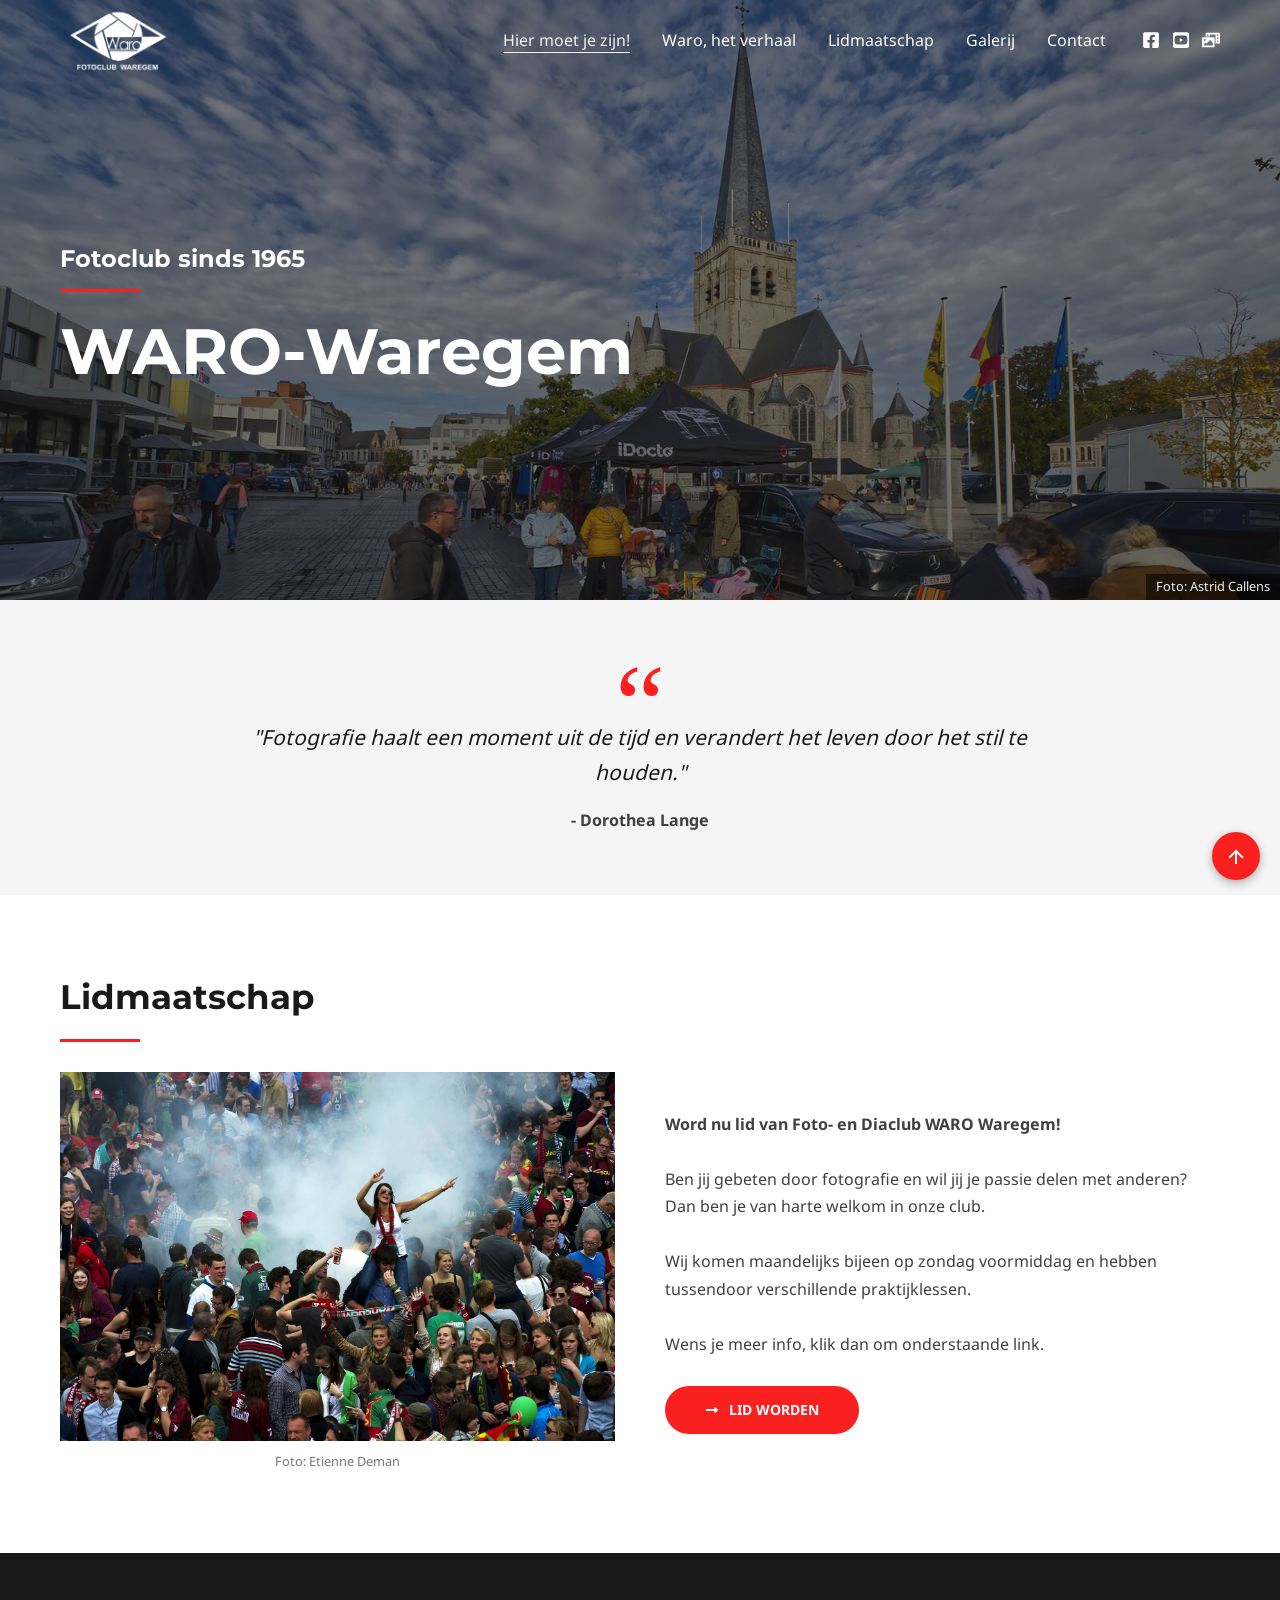
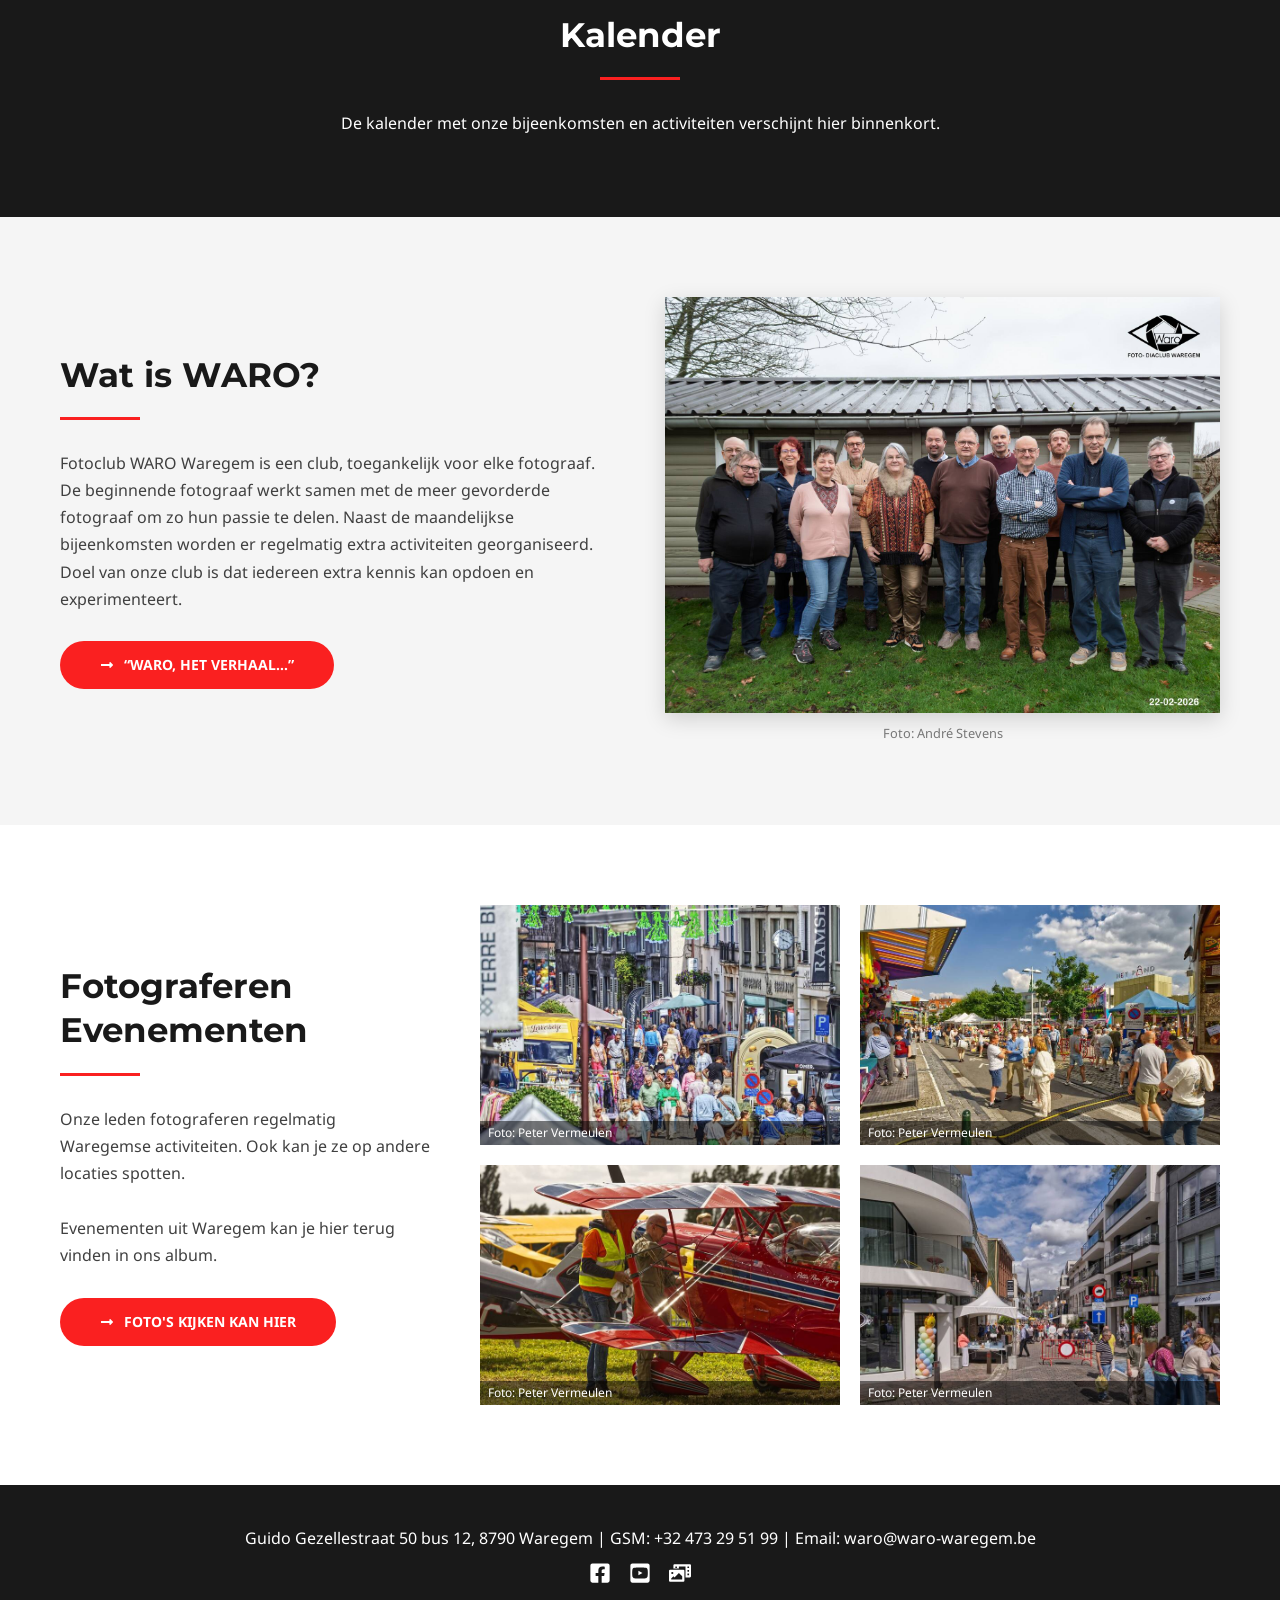
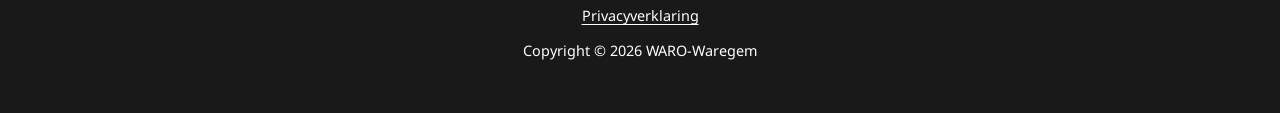
<file: index.html>
<!DOCTYPE html>
<html lang="nl">
<head>
  <meta charset="utf-8">
  <meta name="viewport" content="width=device-width, initial-scale=1">
  <title>WARO-Waregem – Fotoclub in Waregem</title>
  <meta name="description" content="Foto- en Diaclub WARO-Waregem: fotoclub sinds 1965, toegankelijk voor elke fotograaf.">
  <link rel="icon" href="images/cropped-FaviconWaroWaregem.png" type="image/png">
  <link rel="stylesheet" href="css/style.css">
  <script src="js/main.js" defer></script>
</head>
<body id="boven">

  <header class="site-header">
    <div class="container header-inner">
      <a href="index.html" class="logo">
        <img src="images/LogoWaroWaregem_White.png" alt="WARO Fotoclub Waregem" width="500" height="333">
      </a>
      <input type="checkbox" id="menu-toggle" class="menu-toggle">
      <label for="menu-toggle" class="menu-button" aria-label="Menu openen of sluiten">
        <span></span><span></span><span></span>
      </label>
      <div class="header-menu">
        <nav class="main-nav" aria-label="Hoofdmenu">
          <ul>
            <li><a href="index.html" aria-current="page">Hier moet je zijn!</a></li>
            <li><a href="verhaal.html">Waro, het verhaal</a></li>
            <li><a href="lidmaatschap.html">Lidmaatschap</a></li>
            <li><a href="galerij.html">Galerij</a></li>
            <li><a href="contact.html">Contact</a></li>
          </ul>
        </nav>
        <ul class="social social-header">
          <li><a href="https://www.facebook.com/warowaregem" target="_blank" rel="noopener" aria-label="Facebook">
            <svg viewBox="0 0 448 512" aria-hidden="true"><path d="M400 32H48A48 48 0 0 0 0 80v352a48 48 0 0 0 48 48h137.25V327.69h-63V256h63v-54.64c0-62.15 37-96.48 93.67-96.48 27.14 0 55.52 4.84 55.52 4.84v61h-31.27c-30.81 0-40.42 19.12-40.42 38.73V256h68.78l-11 71.69h-57.78V480H400a48 48 0 0 0 48-48V80a48 48 0 0 0-48-48z"/></svg></a></li>
          <li><a href="https://www.youtube.com/@warowaregem7345" target="_blank" rel="noopener" aria-label="YouTube">
            <svg viewBox="0 0 448 512" aria-hidden="true"><path d="M186.8 202.1l95.2 54.1-95.2 54.1V202.1zM448 80v352c0 26.5-21.5 48-48 48H48c-26.5 0-48-21.5-48-48V80c0-26.5 21.5-48 48-48h352c26.5 0 48 21.5 48 48zm-42 176.3s0-59.6-7.6-88.2c-4.2-15.8-16.5-28.2-32.2-32.4C337.9 128 224 128 224 128s-113.9 0-142.2 7.7c-15.7 4.2-28 16.6-32.2 32.4-7.6 28.5-7.6 88.2-7.6 88.2s0 59.6 7.6 88.2c4.2 15.8 16.5 27.7 32.2 31.9C110.1 384 224 384 224 384s113.9 0 142.2-7.7c15.7-4.2 28-16.1 32.2-31.9 7.6-28.5 7.6-88.1 7.6-88.1z"/></svg></a></li>
          <li><a href="https://waro-waregem.jalbum.net" target="_blank" rel="noopener" aria-label="Fotoalbums op jAlbum">
            <svg viewBox="0 0 640 512" aria-hidden="true"><path d="M608 0H160a32 32 0 0 0-32 32v96h160V64h192v320h128a32 32 0 0 0 32-32V32a32 32 0 0 0-32-32zM232 103a9 9 0 0 1-9 9h-30a9 9 0 0 1-9-9V73a9 9 0 0 1 9-9h30a9 9 0 0 1 9 9zm352 208a9 9 0 0 1-9 9h-30a9 9 0 0 1-9-9v-30a9 9 0 0 1 9-9h30a9 9 0 0 1 9 9zm0-104a9 9 0 0 1-9 9h-30a9 9 0 0 1-9-9v-30a9 9 0 0 1 9-9h30a9 9 0 0 1 9 9zm0-104a9 9 0 0 1-9 9h-30a9 9 0 0 1-9-9V73a9 9 0 0 1 9-9h30a9 9 0 0 1 9 9zm-168 57H32a32 32 0 0 0-32 32v288a32 32 0 0 0 32 32h384a32 32 0 0 0 32-32V192a32 32 0 0 0-32-32zM96 224a32 32 0 1 1-32 32 32 32 0 0 1 32-32zm288 224H64v-32l64-64 32 32 128-128 96 96z"/></svg></a></li>
        </ul>
      </div>
    </div>
  </header>

  <main>

    <section class="hero">
      <img class="hero-img" src="images/MarktWaregem.jpg" alt="" width="1600" height="873" fetchpriority="high">
      <div class="container hero-text">
        <h3>Fotoclub sinds 1965</h3>
        <span class="divider"></span>
        <h1>WARO-Waregem</h1>
      </div>
      <p class="hero-credit">Foto: Astrid Callens</p>
    </section>

    <section class="quote">
      <div class="container">
        <span class="quote-mark" aria-hidden="true">“</span>
        <blockquote>
          <p>"Fotografie haalt een moment uit de tijd en verandert het leven door het stil te houden."</p>
          <footer>- Dorothea Lange</footer>
        </blockquote>
      </div>
    </section>

    <section class="block">
      <div class="container">
        <h2>Lidmaatschap</h2>
        <span class="divider"></span>
        <div class="split">
          <figure>
            <img src="images/Essevee_2015_EtienneDeman.jpg" alt="Supporters vieren feest in het stadion van Essevee"
                 width="1600" height="1065" loading="lazy">
            <figcaption class="credit">Foto: Etienne Deman</figcaption>
          </figure>
          <div>
            <p><strong>Word nu lid van Foto- en Diaclub WARO Waregem!</strong></p>
            <p>Ben jij gebeten door fotografie en wil jij je passie delen met anderen? Dan ben je van harte welkom in onze club.</p>
            <p>Wij komen maandelijks bijeen op zondag voormiddag en hebben tussendoor verschillende praktijklessen.</p>
            <p>Wens je meer info, klik dan om onderstaande link.</p>
            <a class="button" href="lidmaatschap.html">Lid worden</a>
          </div>
        </div>
      </div>
    </section>

    <section class="block block-dark kalender">
      <div class="container">
        <h2>Kalender</h2>
        <span class="divider"></span>
        <p>De kalender met onze bijeenkomsten en activiteiten verschijnt hier binnenkort.</p>
        <!-- KALENDER: vervang de zin hierboven en zet de link naar de openbare Google-kalender in href.
        <p>Bekijk onze bijeenkomsten en activiteiten in de kalender.</p>
        <a class="button" href="PLAK-HIER-DE-LINK-NAAR-DE-GOOGLE-KALENDER" target="_blank" rel="noopener">Bekijk de kalender</a>
        -->
      </div>
    </section>

    <section class="block block-grey">
      <div class="container split">
        <div>
          <h2>Wat is WARO?</h2>
          <span class="divider"></span>
          <p>Fotoclub WARO Waregem is een club, toegankelijk voor elke fotograaf. De beginnende fotograaf werkt samen met de meer gevorderde fotograaf om zo hun passie te delen. Naast de maandelijkse bijeenkomsten worden er regelmatig extra activiteiten georganiseerd. Doel van onze club is dat iedereen extra kennis kan opdoen en experimenteert.</p>
          <a class="button" href="verhaal.html">“WARO, het verhaal…”</a>
        </div>
        <figure class="groepsfoto">
          <a class="lightbox" href="images/groepsfoto.jpg"><img src="images/groepsfoto.jpg" alt="Groepsfoto van de leden van WARO-Waregem" width="1600" height="1200" loading="lazy"></a>
          <figcaption class="credit">Foto: André Stevens</figcaption>
        </figure>
      </div>
    </section>

    <section class="block">
      <div class="container events">
        <div>
          <h2>Fotograferen Evenementen</h2>
          <span class="divider"></span>
          <p>Onze leden fotograferen regelmatig Waregemse activiteiten. Ook kan je ze op andere locaties spotten.</p>
          <p>Evenementen uit Waregem kan je hier terug vinden in ons album.</p>
          <a class="button" href="https://waro-waregem.jalbum.net" target="_blank" rel="noopener">Foto's kijken kan hier</a>
        </div>
        <div class="photo-grid cols-2" data-gallery>
          <figure>
            <a class="lightbox" href="images/20240622_Zomershopping_Peter-Vermeulen_WARO-Waregem_19.jpg"><img src="images/klein/20240622_Zomershopping_Peter-Vermeulen_WARO-Waregem_19.jpg" alt="Drukte tijdens Zomershopping in Waregem" width="800" height="534" loading="lazy"></a>
            <figcaption>Foto: Peter Vermeulen</figcaption>
          </figure>
          <figure>
            <a class="lightbox" href="images/20240622_Zomershopping_Peter-Vermeulen_WARO-Waregem_05.jpg"><img src="images/klein/20240622_Zomershopping_Peter-Vermeulen_WARO-Waregem_05.jpg" alt="Wandelende mensen tijdens Zomershopping in Waregem" width="800" height="533" loading="lazy"></a>
            <figcaption>Foto: Peter Vermeulen</figcaption>
          </figure>
          <figure>
            <a class="lightbox" href="images/vliegtuig_PeterVermeulen.jpg"><img src="images/klein/vliegtuig_PeterVermeulen.jpg" alt="Rode dubbeldekker op een vliegshow" width="800" height="534" loading="lazy"></a>
            <figcaption>Foto: Peter Vermeulen</figcaption>
          </figure>
          <figure>
            <a class="lightbox" href="images/20240622_Zomershopping_Peter-Vermeulen_WARO-Waregem_14.jpg"><img src="images/klein/20240622_Zomershopping_Peter-Vermeulen_WARO-Waregem_14.jpg" alt="Kraampjes in een winkelstraat tijdens Zomershopping" width="800" height="534" loading="lazy"></a>
            <figcaption>Foto: Peter Vermeulen</figcaption>
          </figure>
        </div>
      </div>
    </section>

  </main>

  <footer class="site-footer">
    <div class="container">
      <p>Guido Gezellestraat 50 bus 12, 8790 Waregem | GSM: <a href="tel:+32473295199">+32 473 29 51 99</a> | Email: <a class="mail" data-user="waro" data-domain="waro-waregem.be">waro [at] waro-waregem.be</a></p>
      <ul class="social social-footer">
        <li><a href="https://www.facebook.com/warowaregem" target="_blank" rel="noopener" aria-label="Facebook">
          <svg viewBox="0 0 448 512" aria-hidden="true"><path d="M400 32H48A48 48 0 0 0 0 80v352a48 48 0 0 0 48 48h137.25V327.69h-63V256h63v-54.64c0-62.15 37-96.48 93.67-96.48 27.14 0 55.52 4.84 55.52 4.84v61h-31.27c-30.81 0-40.42 19.12-40.42 38.73V256h68.78l-11 71.69h-57.78V480H400a48 48 0 0 0 48-48V80a48 48 0 0 0-48-48z"/></svg></a></li>
        <li><a href="https://www.youtube.com/@warowaregem7345" target="_blank" rel="noopener" aria-label="YouTube">
          <svg viewBox="0 0 448 512" aria-hidden="true"><path d="M186.8 202.1l95.2 54.1-95.2 54.1V202.1zM448 80v352c0 26.5-21.5 48-48 48H48c-26.5 0-48-21.5-48-48V80c0-26.5 21.5-48 48-48h352c26.5 0 48 21.5 48 48zm-42 176.3s0-59.6-7.6-88.2c-4.2-15.8-16.5-28.2-32.2-32.4C337.9 128 224 128 224 128s-113.9 0-142.2 7.7c-15.7 4.2-28 16.6-32.2 32.4-7.6 28.5-7.6 88.2-7.6 88.2s0 59.6 7.6 88.2c4.2 15.8 16.5 27.7 32.2 31.9C110.1 384 224 384 224 384s113.9 0 142.2-7.7c15.7-4.2 28-16.1 32.2-31.9 7.6-28.5 7.6-88.1 7.6-88.1z"/></svg></a></li>
        <li><a href="https://waro-waregem.jalbum.net" target="_blank" rel="noopener" aria-label="Fotoalbums op jAlbum">
          <svg viewBox="0 0 640 512" aria-hidden="true"><path d="M608 0H160a32 32 0 0 0-32 32v96h160V64h192v320h128a32 32 0 0 0 32-32V32a32 32 0 0 0-32-32zM232 103a9 9 0 0 1-9 9h-30a9 9 0 0 1-9-9V73a9 9 0 0 1 9-9h30a9 9 0 0 1 9 9zm352 208a9 9 0 0 1-9 9h-30a9 9 0 0 1-9-9v-30a9 9 0 0 1 9-9h30a9 9 0 0 1 9 9zm0-104a9 9 0 0 1-9 9h-30a9 9 0 0 1-9-9v-30a9 9 0 0 1 9-9h30a9 9 0 0 1 9 9zm0-104a9 9 0 0 1-9 9h-30a9 9 0 0 1-9-9V73a9 9 0 0 1 9-9h30a9 9 0 0 1 9 9zm-168 57H32a32 32 0 0 0-32 32v288a32 32 0 0 0 32 32h384a32 32 0 0 0 32-32V192a32 32 0 0 0-32-32zM96 224a32 32 0 1 1-32 32 32 32 0 0 1 32-32zm288 224H64v-32l64-64 32 32 128-128 96 96z"/></svg></a></li>
      </ul>
      <p class="footer-links"><a href="privacy.html">Privacyverklaring</a></p>
      <p class="copyright">Copyright © 2026 WARO-Waregem</p>
    </div>
  </footer>

  <a href="#boven" class="naar-boven" aria-label="Naar boven">
    <svg viewBox="0 0 24 24" aria-hidden="true"><path d="M12 5.5 4.5 13l1.4 1.4 5.1-5.1V20h2V9.3l5.1 5.1 1.4-1.4z"/></svg>
  </a>

</body>
</html>
</file>
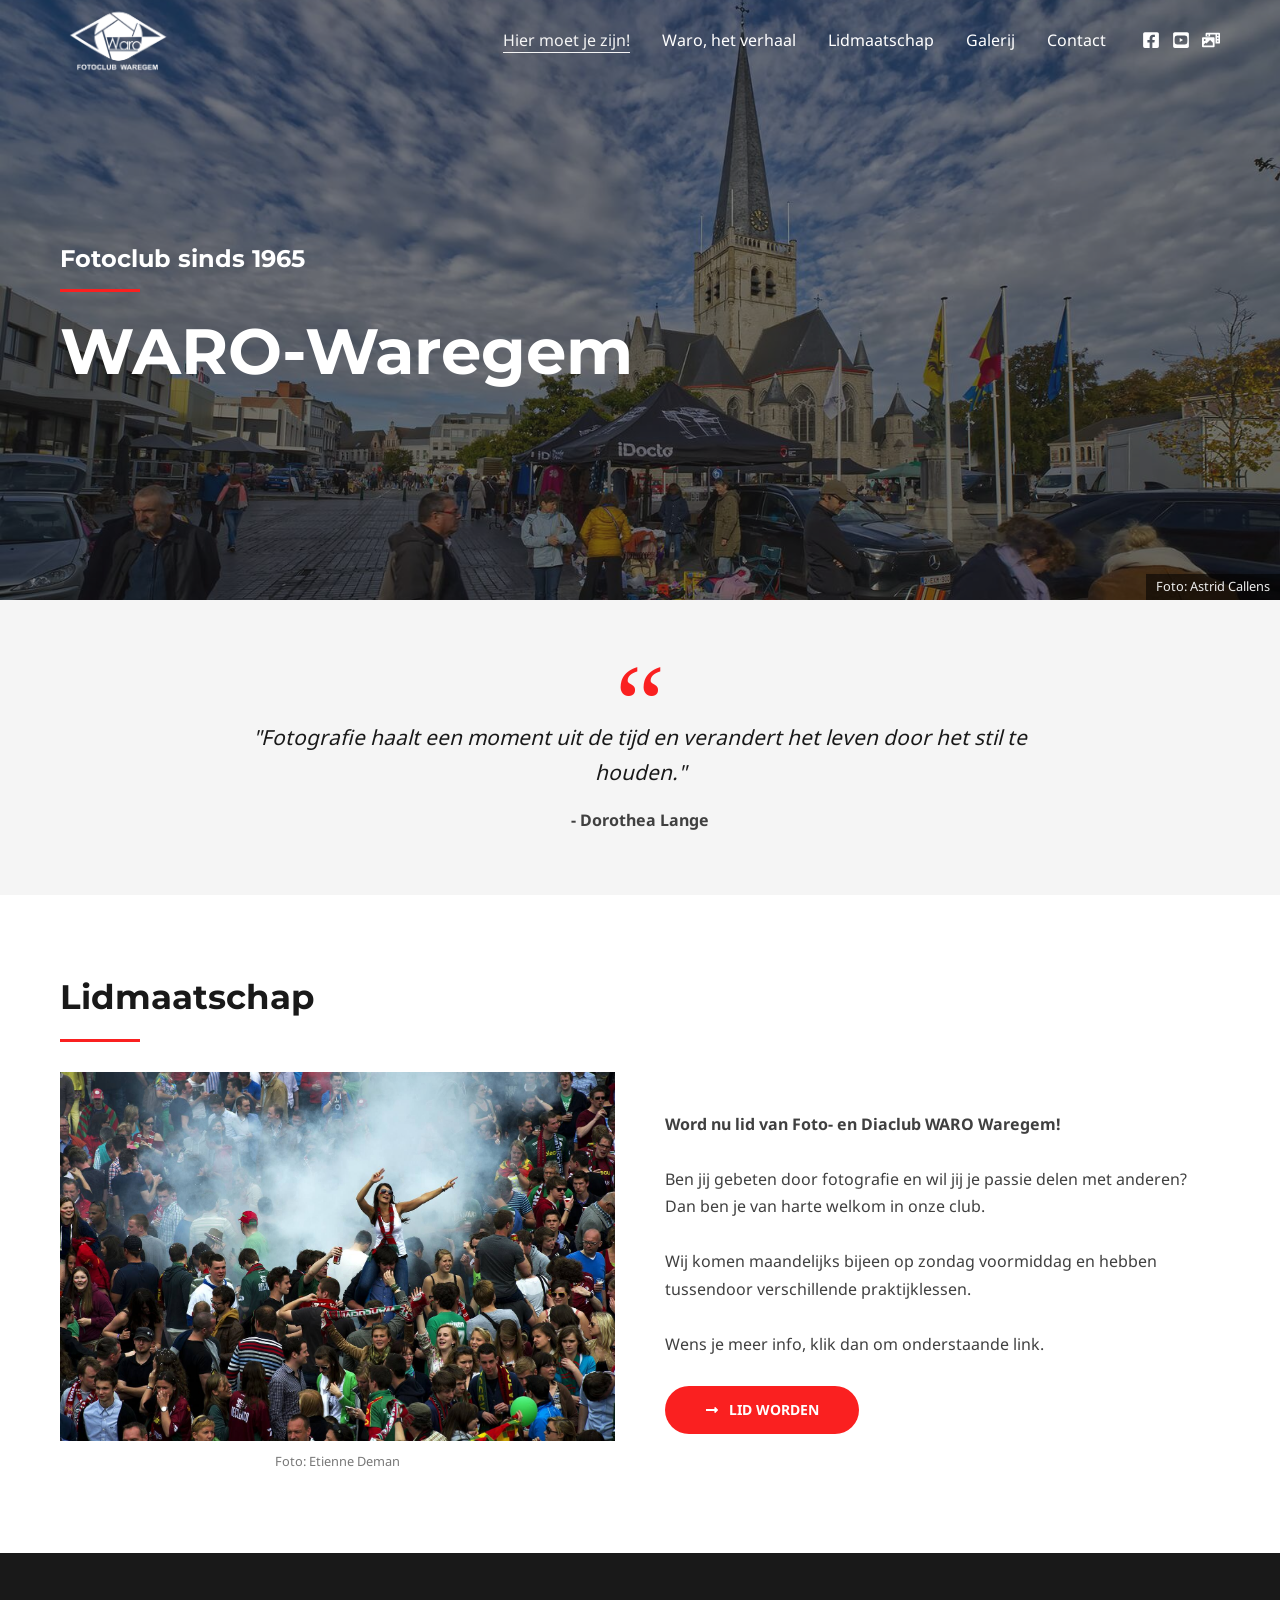
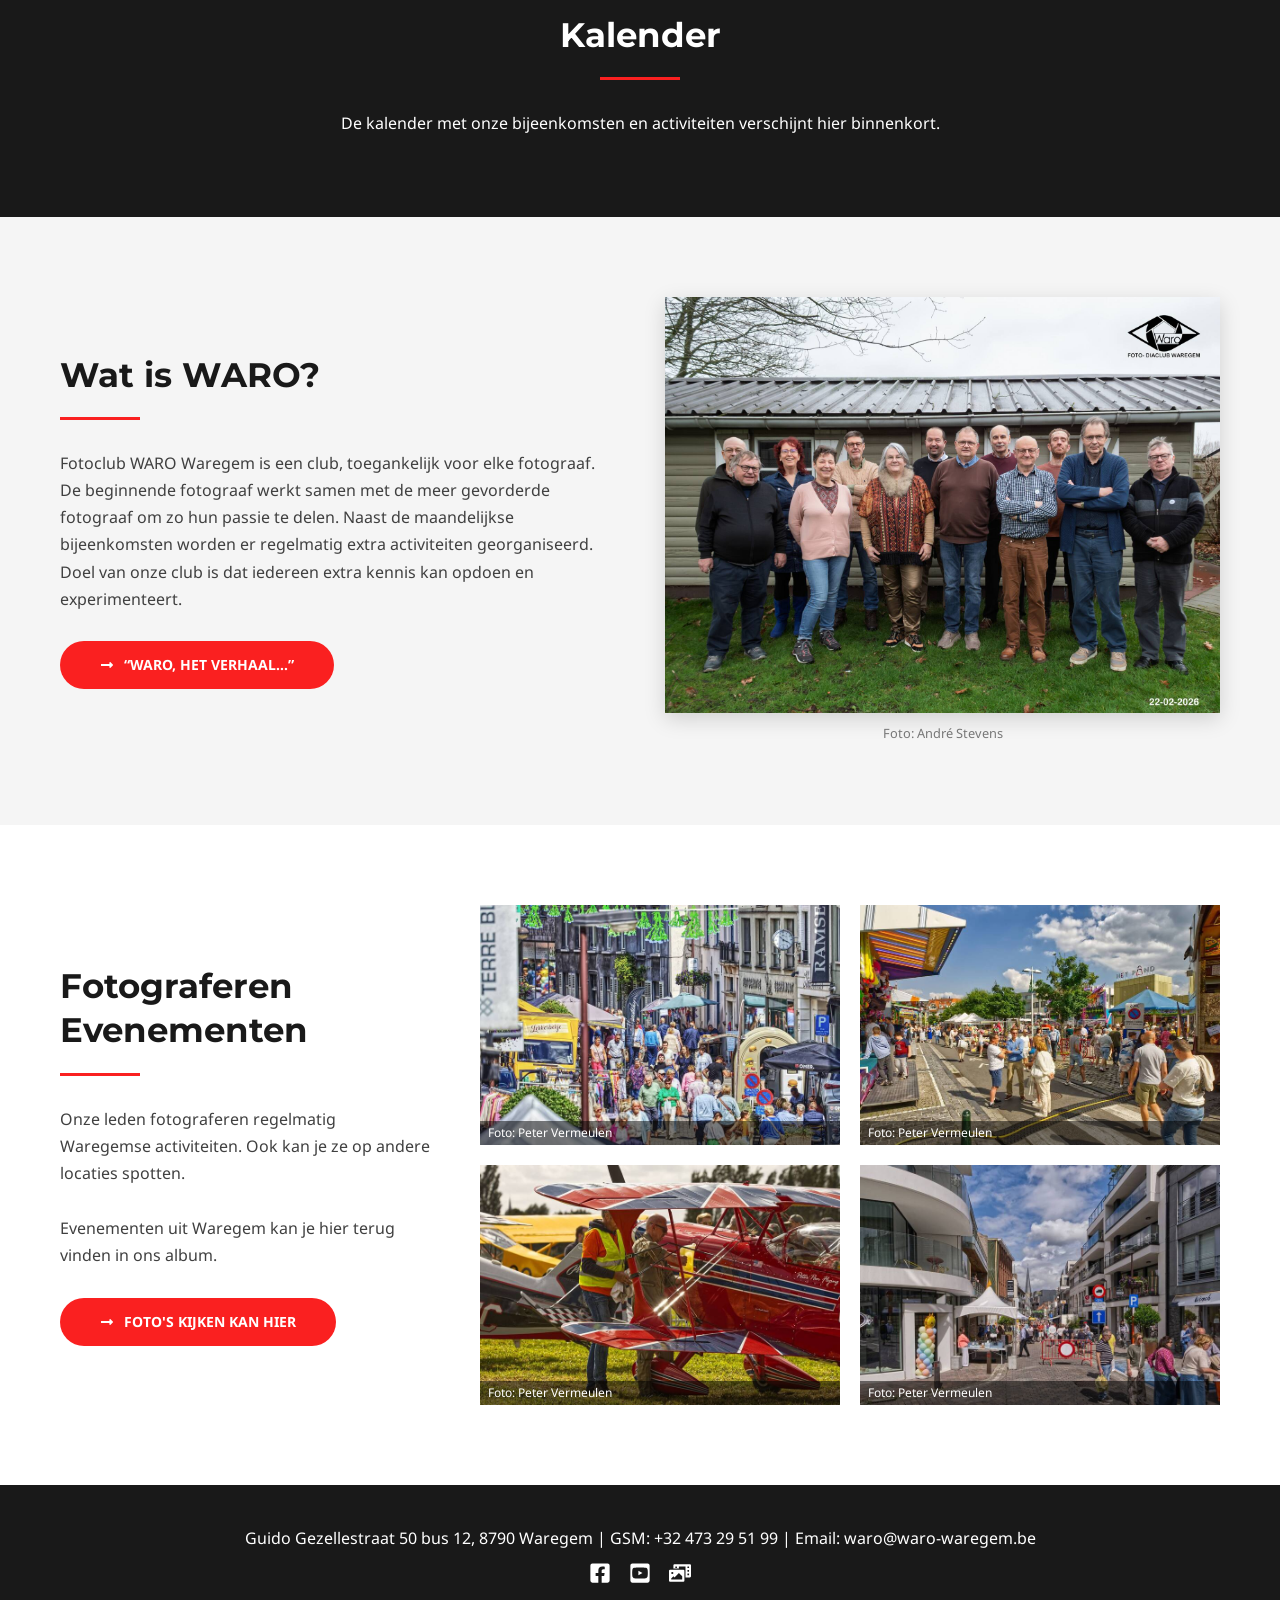
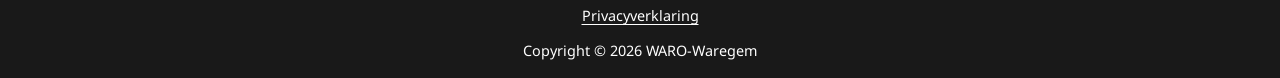
<file: bericht-bedankje/index.html>
<!DOCTYPE html>
<html lang="nl">
<head>
  <meta charset="utf-8">
  <meta name="viewport" content="width=device-width, initial-scale=1">
  <title>Pagina verhuisd – WARO-Waregem</title>
  <meta name="robots" content="noindex">
  <link rel="canonical" href="https://www.waro-waregem.be/">
  <!-- Doorverwijzing van het oude WordPress-adres /bericht-bedankje/ naar de nieuwe pagina. -->
  <meta http-equiv="refresh" content="0; url=../index.html">
</head>
<body>
  <p>Deze pagina is verhuisd naar <a href="../index.html">de startpagina</a>.</p>
</body>
</html>
</file>
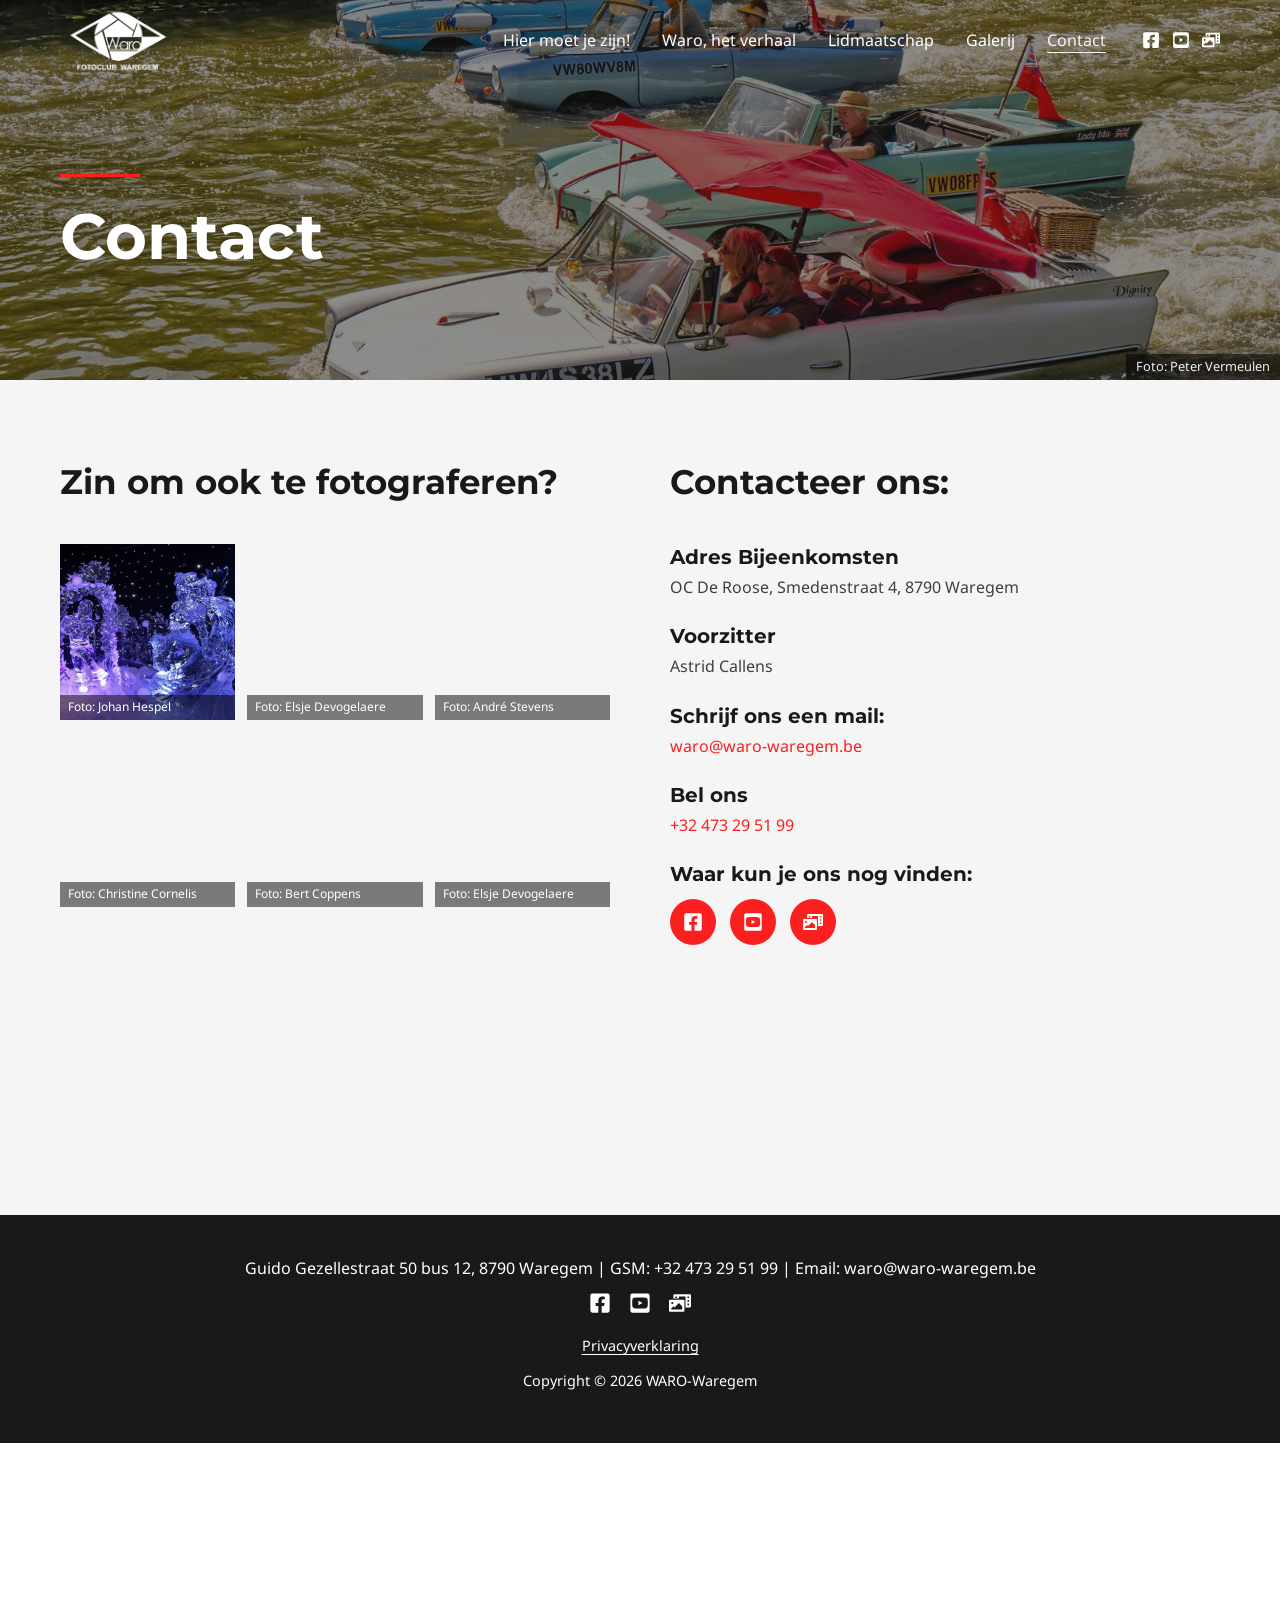
<file: contact/index.html>
<!DOCTYPE html>
<html lang="nl">
<head>
  <meta charset="utf-8">
  <meta name="viewport" content="width=device-width, initial-scale=1">
  <title>Pagina verhuisd – WARO-Waregem</title>
  <meta name="robots" content="noindex">
  <link rel="canonical" href="https://www.waro-waregem.be/contact.html">
  <!-- Doorverwijzing van het oude WordPress-adres /contact/ naar de nieuwe pagina. -->
  <meta http-equiv="refresh" content="0; url=../contact.html">
</head>
<body>
  <p>Deze pagina is verhuisd naar <a href="../contact.html">Contact</a>.</p>
</body>
</html>
</file>
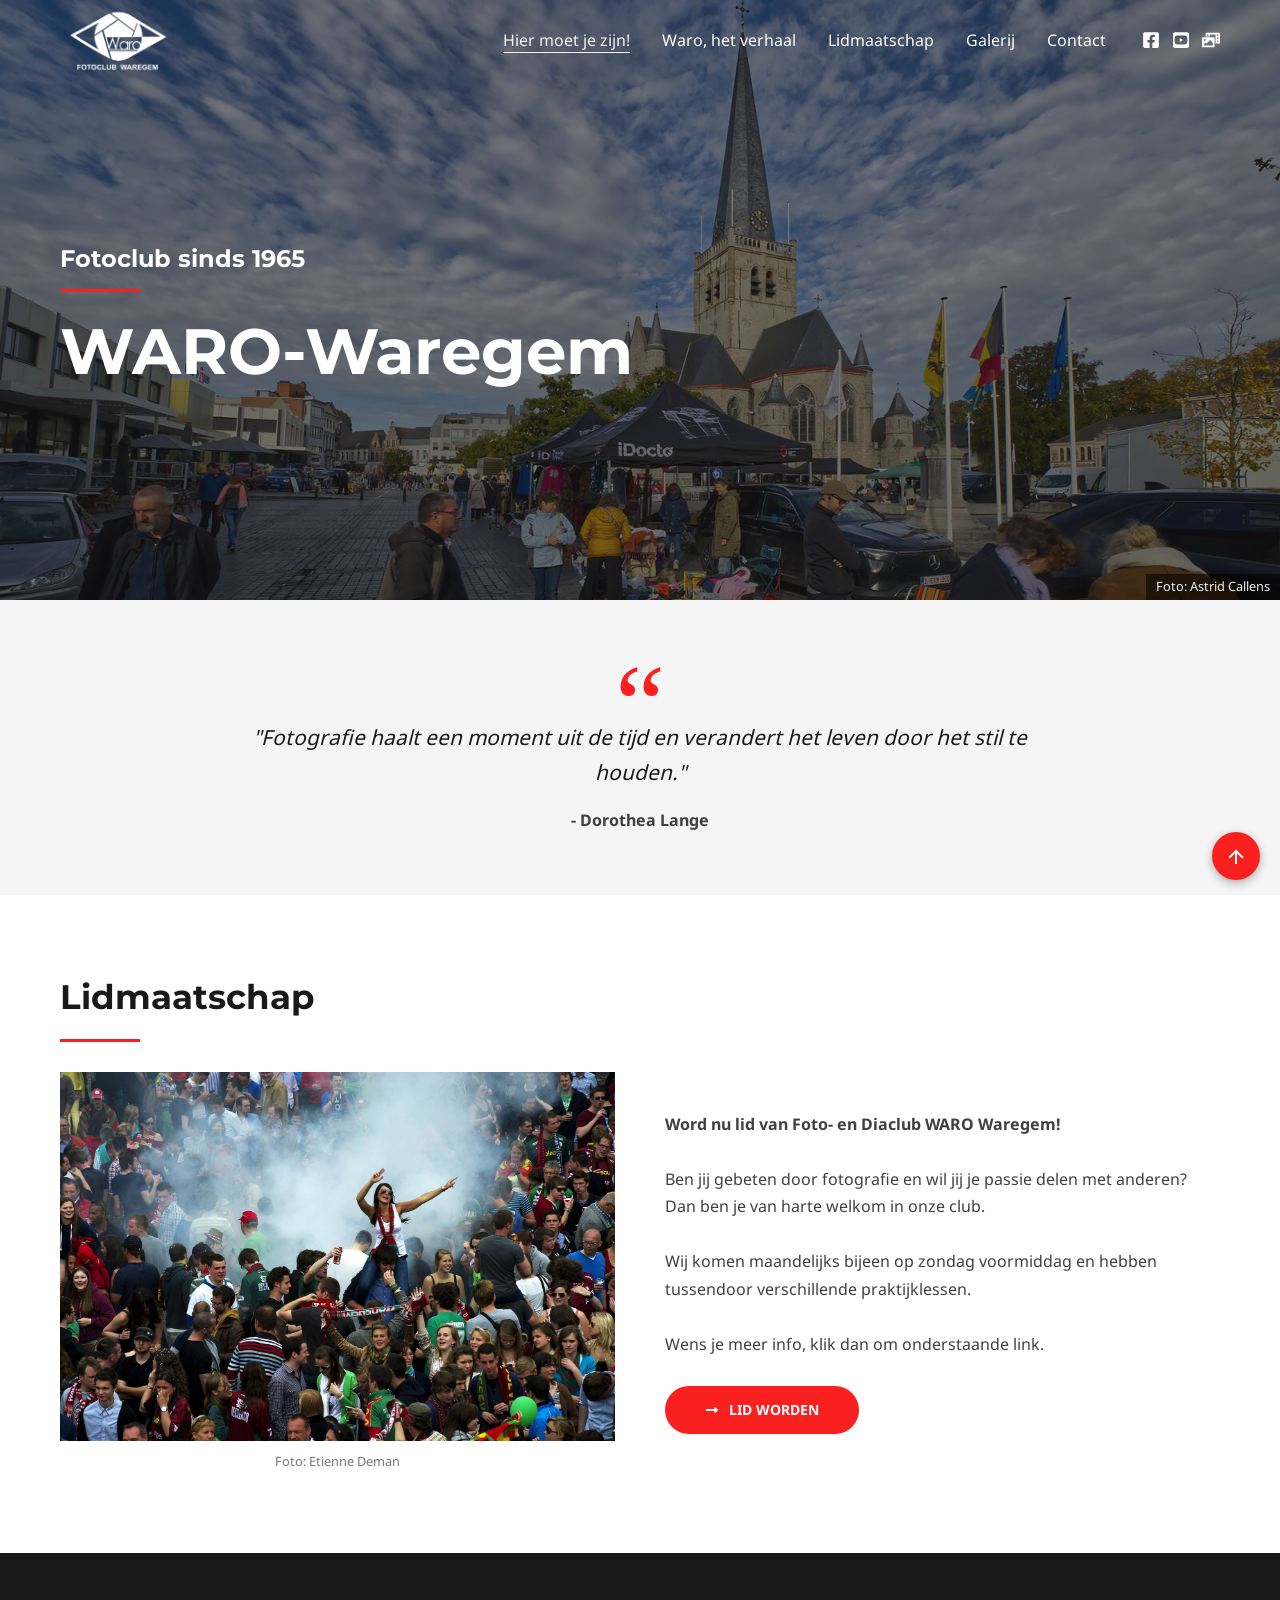
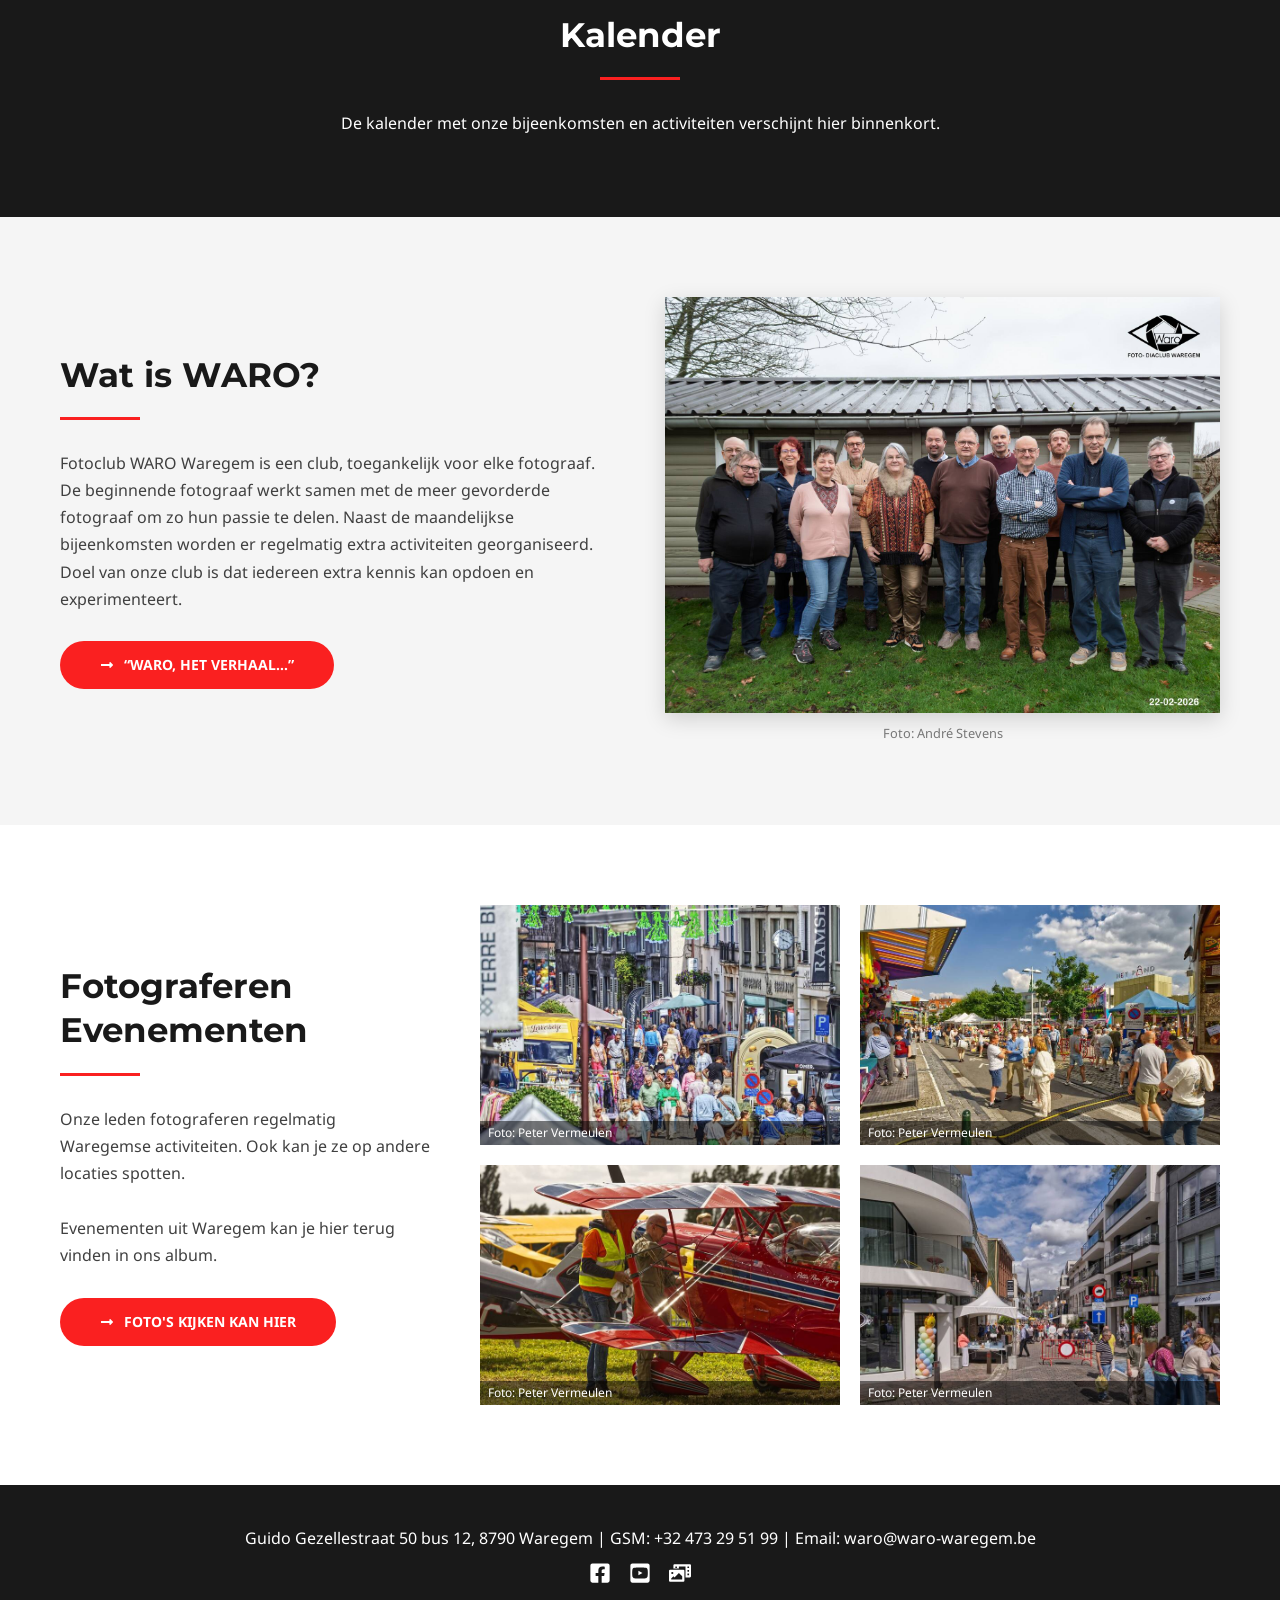
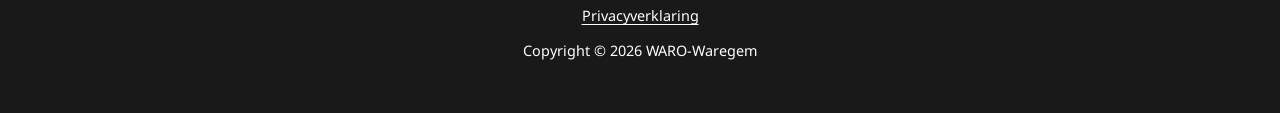
<file: home-2/index.html>
<!DOCTYPE html>
<html lang="nl">
<head>
  <meta charset="utf-8">
  <meta name="viewport" content="width=device-width, initial-scale=1">
  <title>Pagina verhuisd – WARO-Waregem</title>
  <meta name="robots" content="noindex">
  <link rel="canonical" href="https://www.waro-waregem.be/">
  <!-- Doorverwijzing van het oude WordPress-adres /home-2/ naar de nieuwe pagina. -->
  <meta http-equiv="refresh" content="0; url=../index.html">
</head>
<body>
  <p>Deze pagina is verhuisd naar <a href="../index.html">de startpagina</a>.</p>
</body>
</html>
</file>
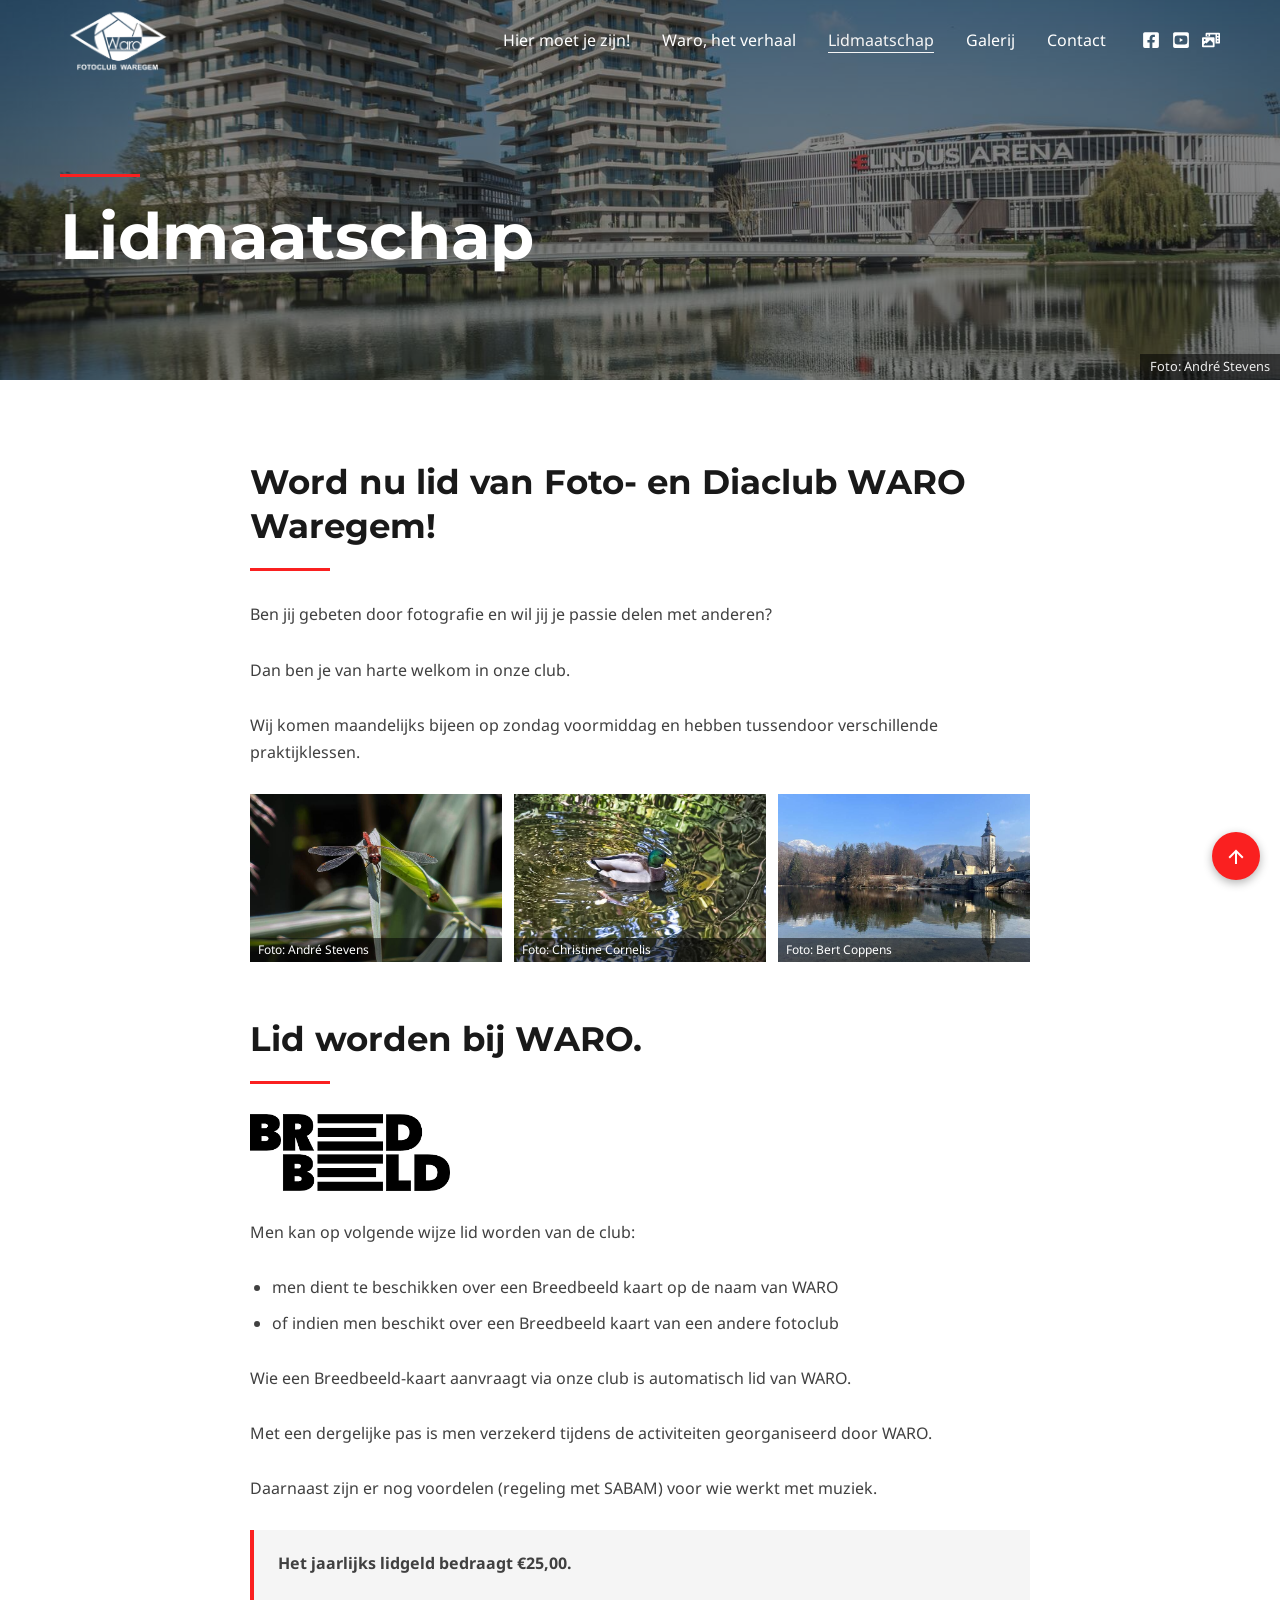
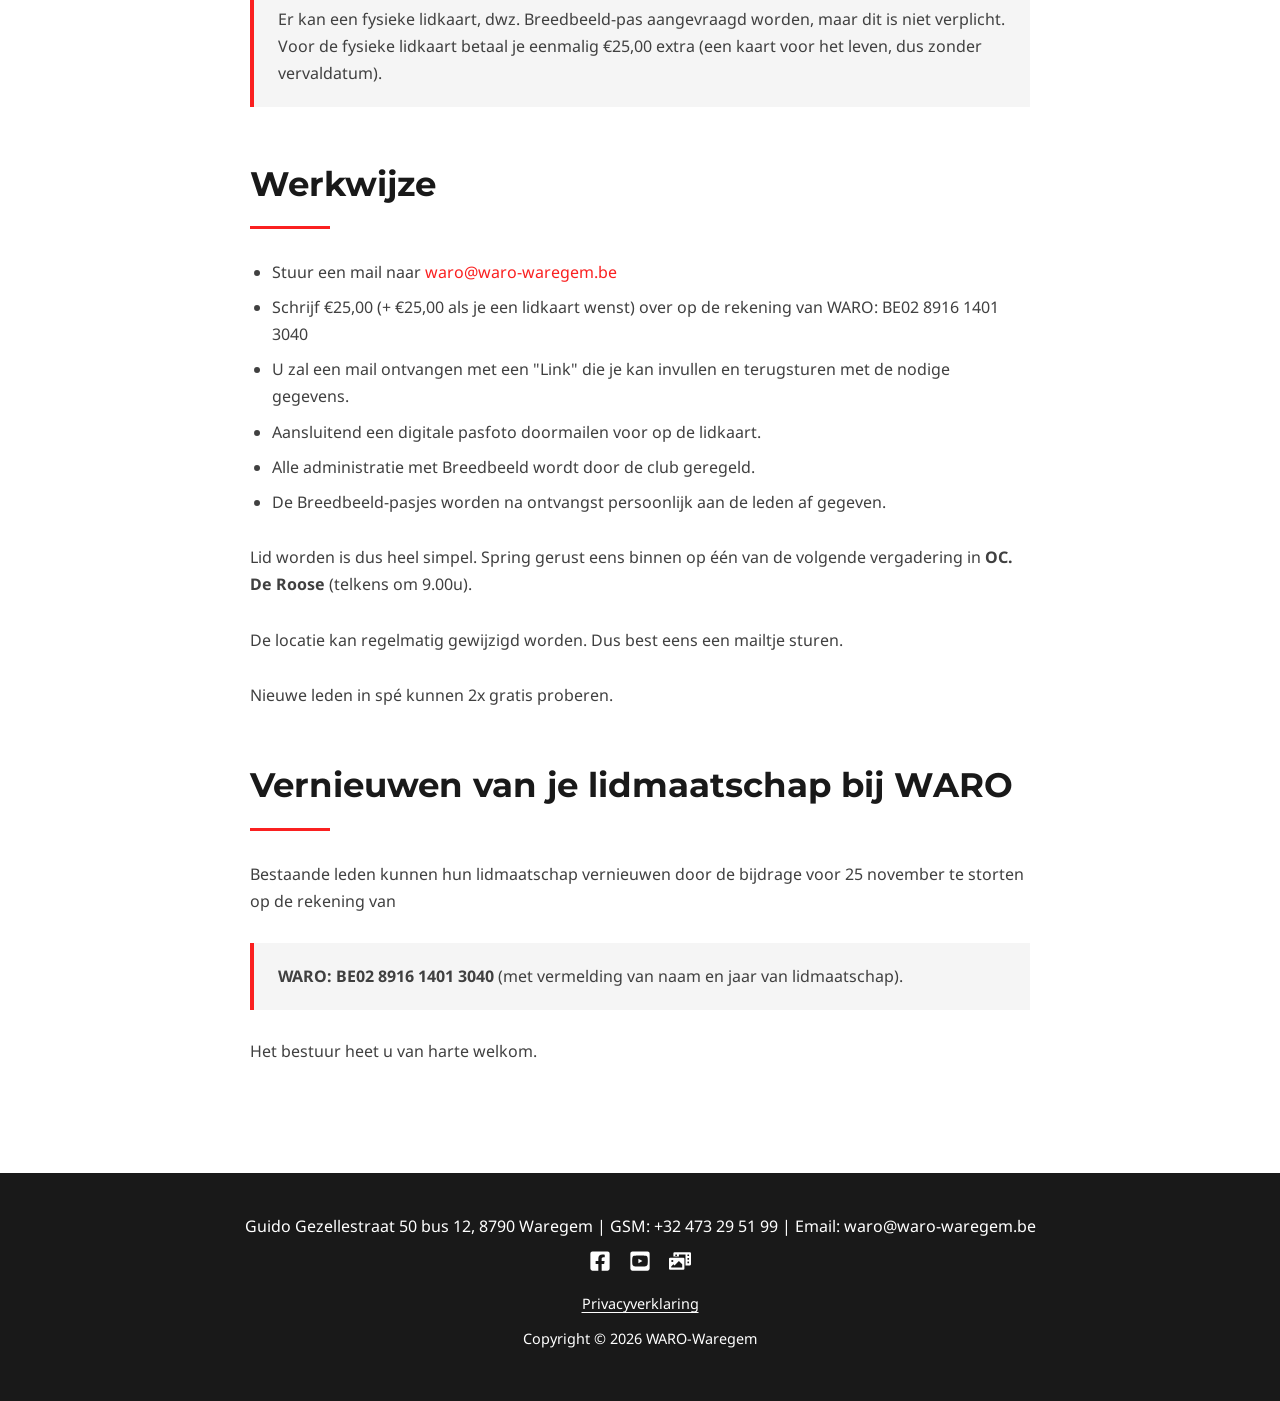
<file: lidmaatschap/index.html>
<!DOCTYPE html>
<html lang="nl">
<head>
  <meta charset="utf-8">
  <meta name="viewport" content="width=device-width, initial-scale=1">
  <title>Pagina verhuisd – WARO-Waregem</title>
  <meta name="robots" content="noindex">
  <link rel="canonical" href="https://www.waro-waregem.be/lidmaatschap.html">
  <!-- Doorverwijzing van het oude WordPress-adres /lidmaatschap/ naar de nieuwe pagina. -->
  <meta http-equiv="refresh" content="0; url=../lidmaatschap.html">
</head>
<body>
  <p>Deze pagina is verhuisd naar <a href="../lidmaatschap.html">Lidmaatschap</a>.</p>
</body>
</html>
</file>
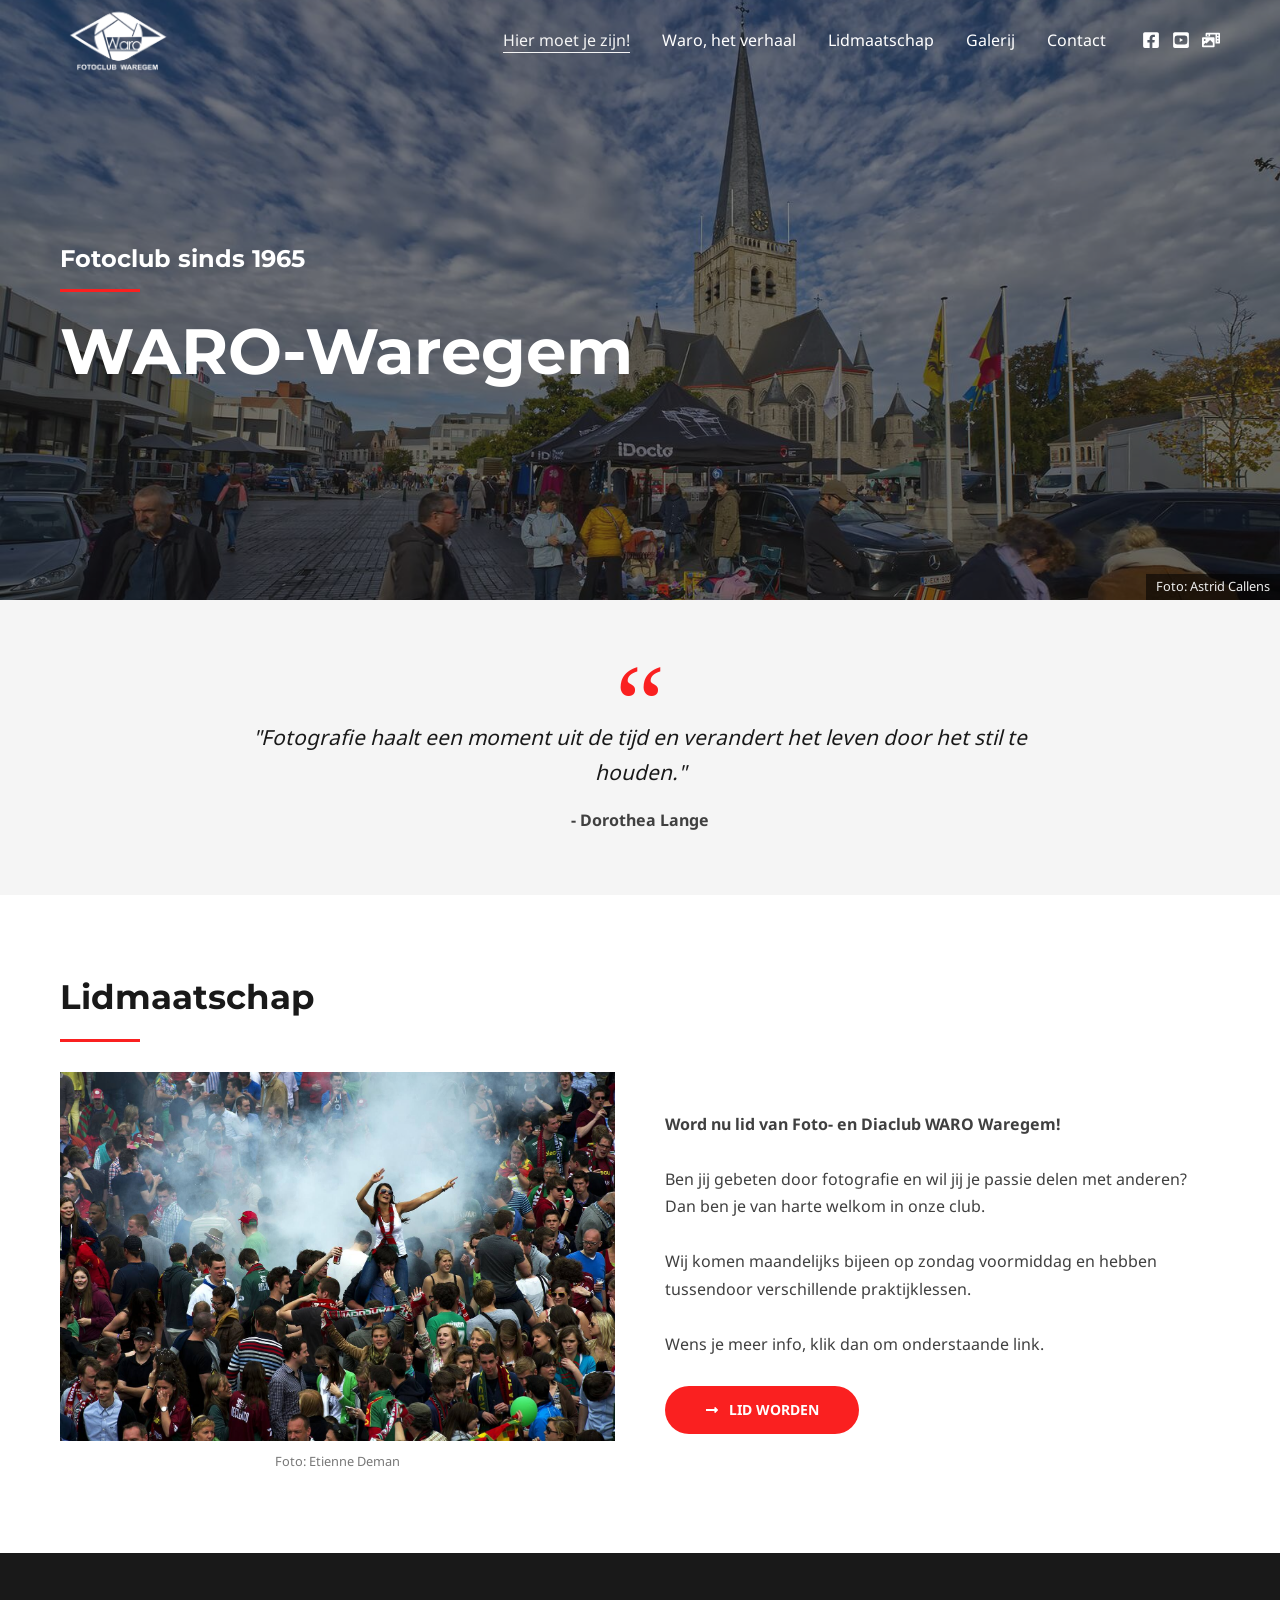
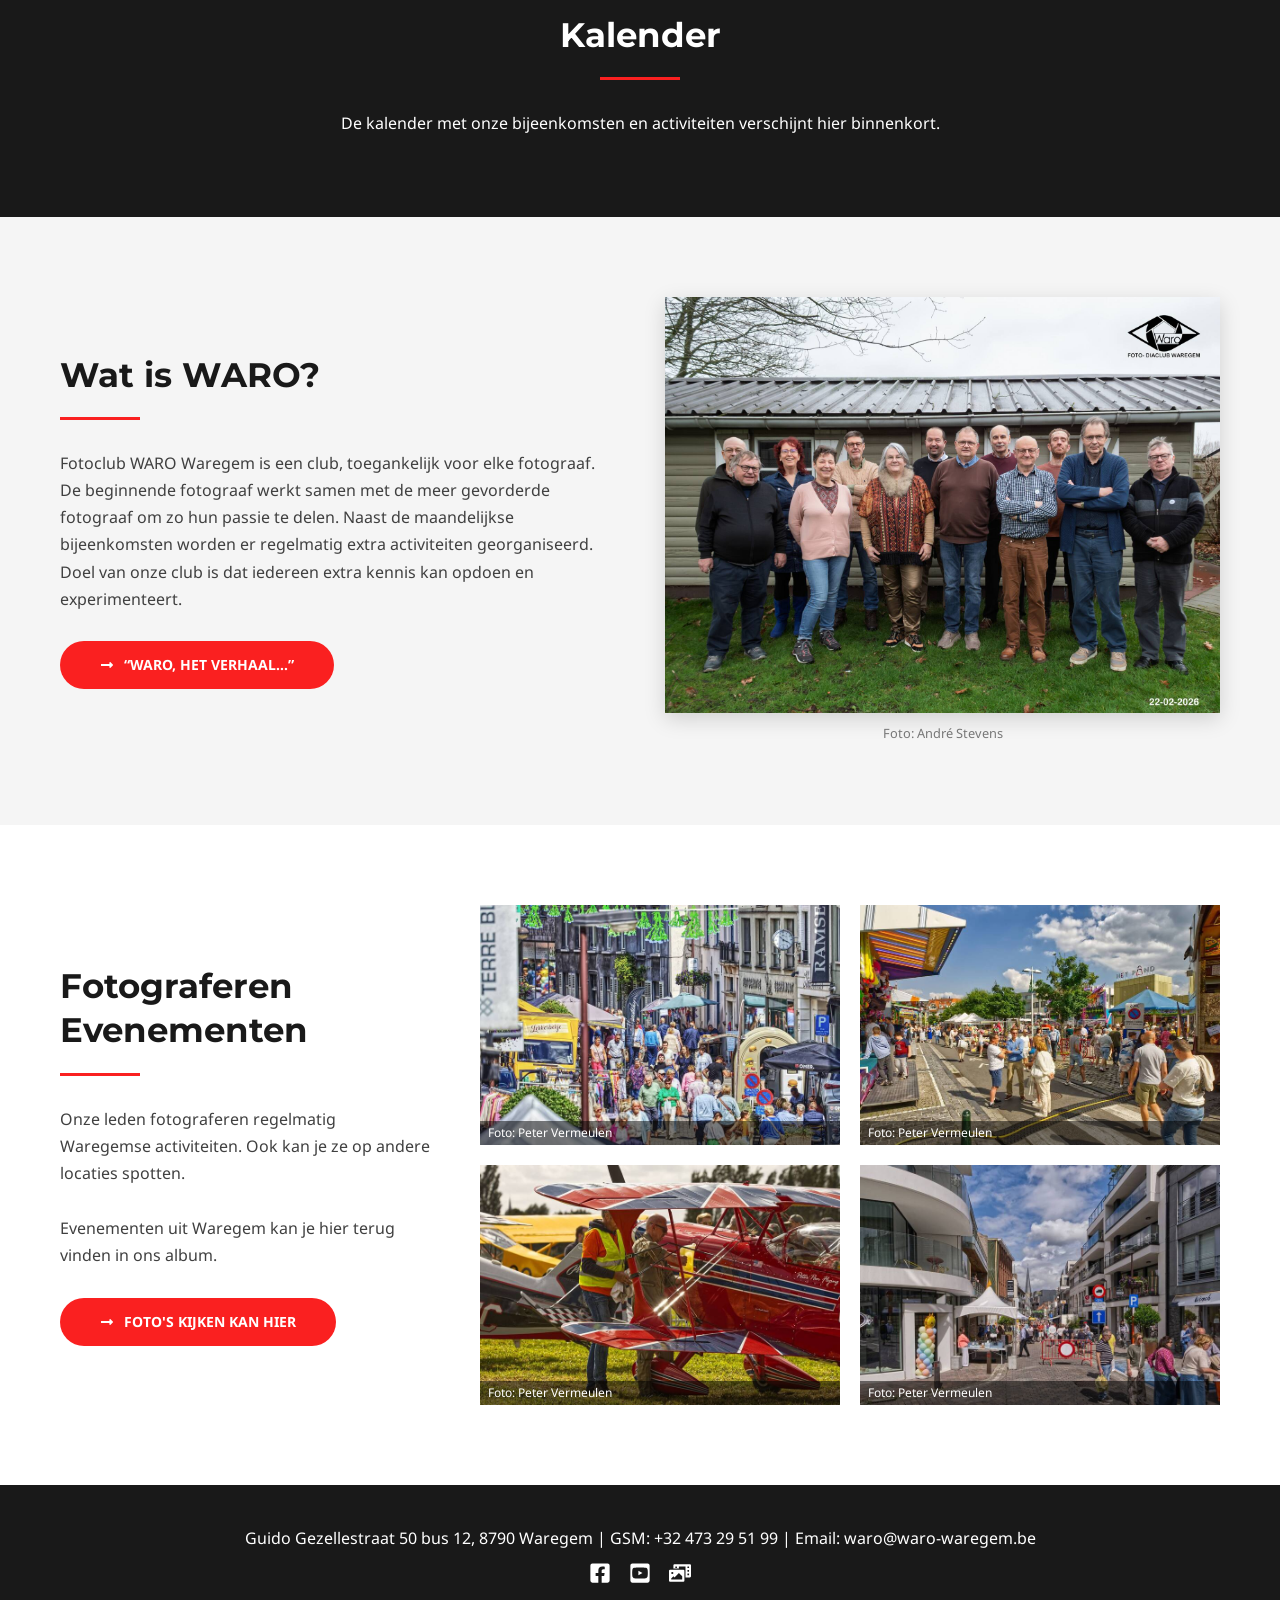
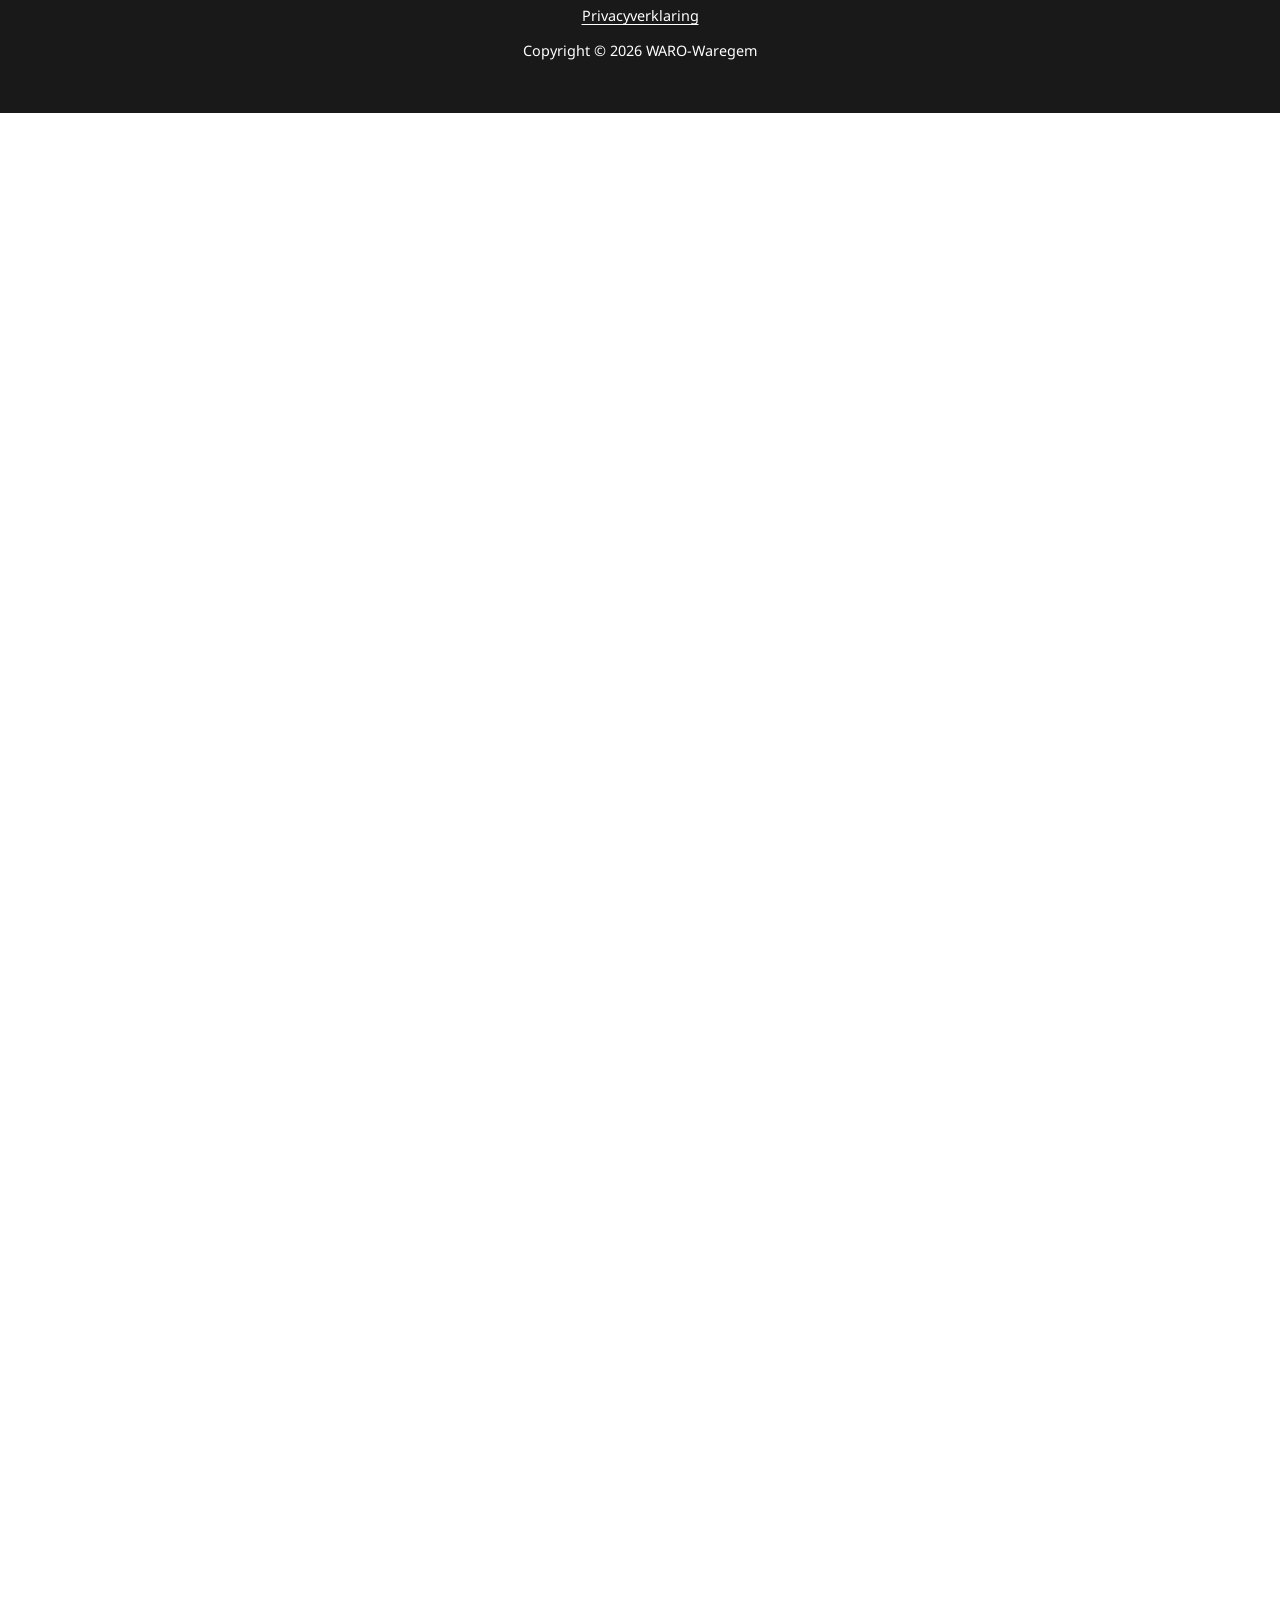
<file: projects/index.html>
<!DOCTYPE html>
<html lang="nl">
<head>
  <meta charset="utf-8">
  <meta name="viewport" content="width=device-width, initial-scale=1">
  <title>Pagina verhuisd – WARO-Waregem</title>
  <meta name="robots" content="noindex">
  <link rel="canonical" href="https://www.waro-waregem.be/">
  <!-- Doorverwijzing van het oude WordPress-adres /projects/ naar de nieuwe pagina. -->
  <meta http-equiv="refresh" content="0; url=../index.html">
</head>
<body>
  <p>Deze pagina is verhuisd naar <a href="../index.html">de startpagina</a>.</p>
</body>
</html>
</file>
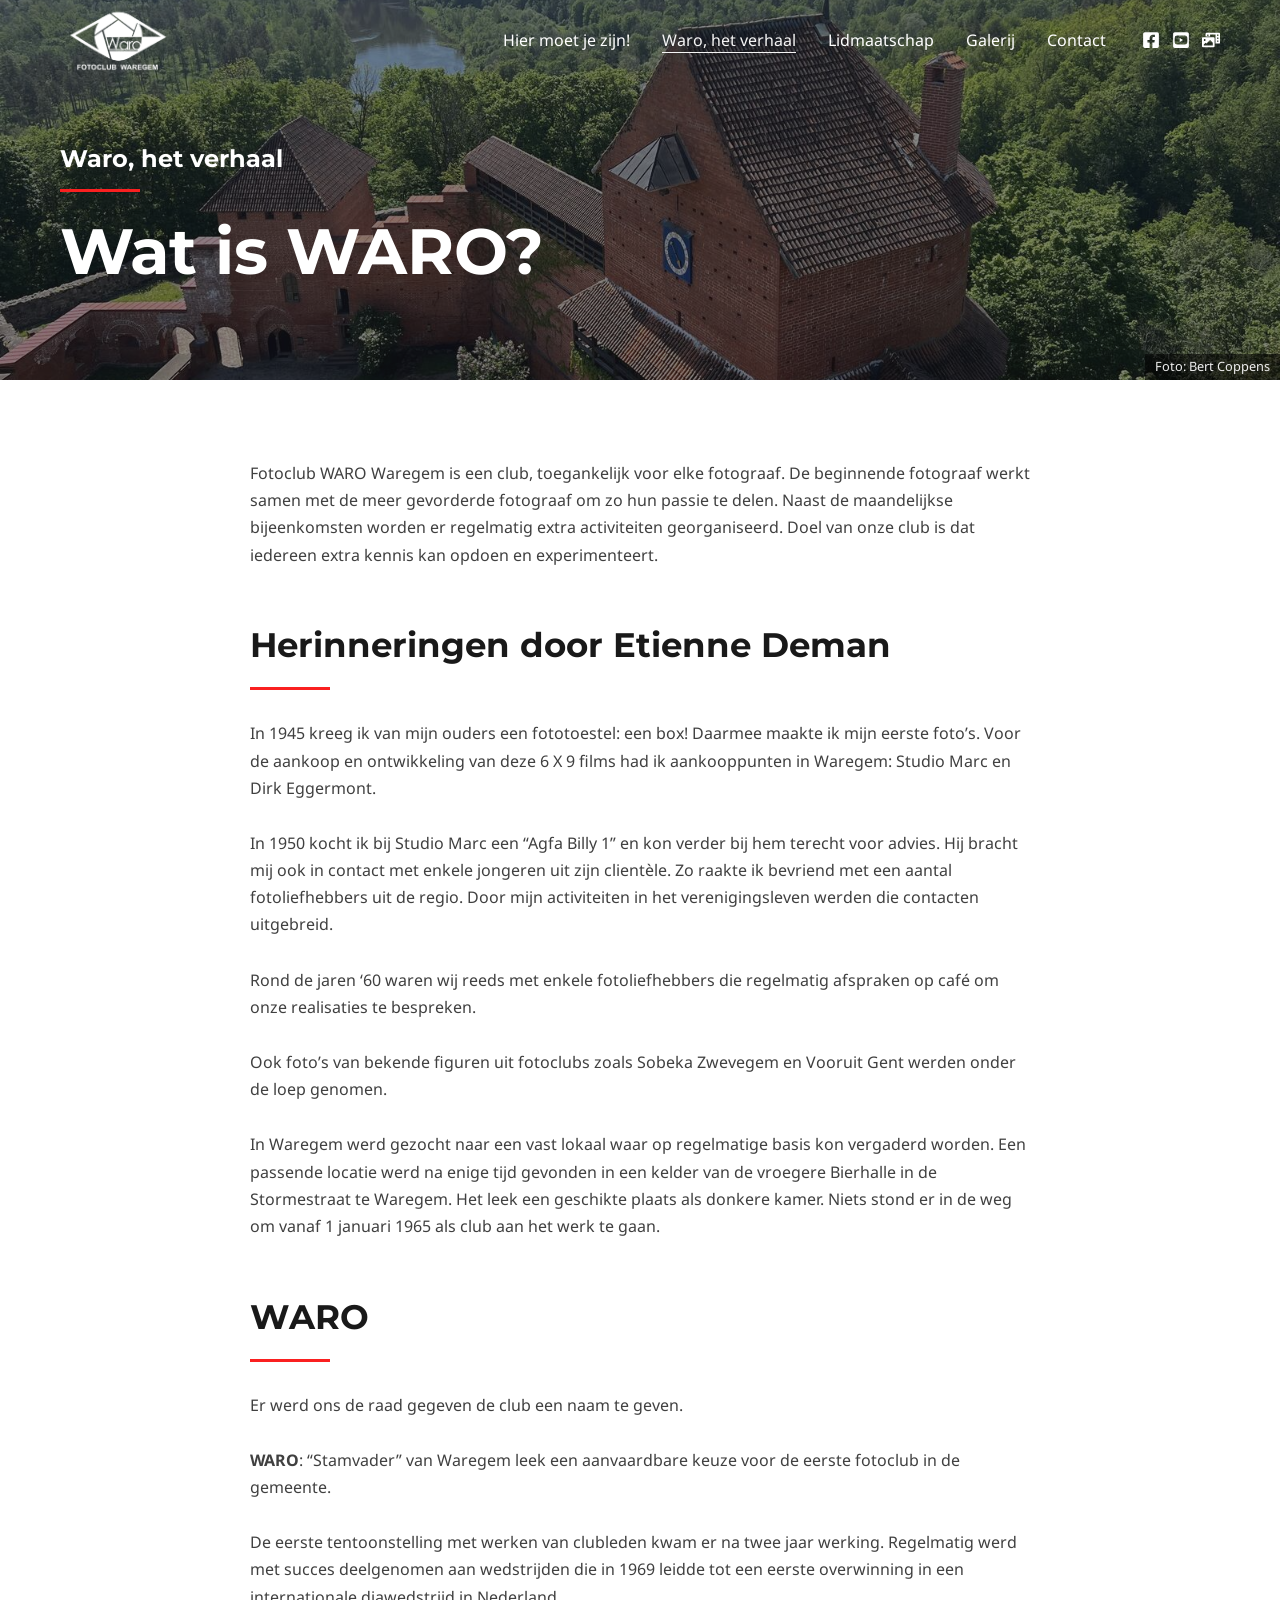
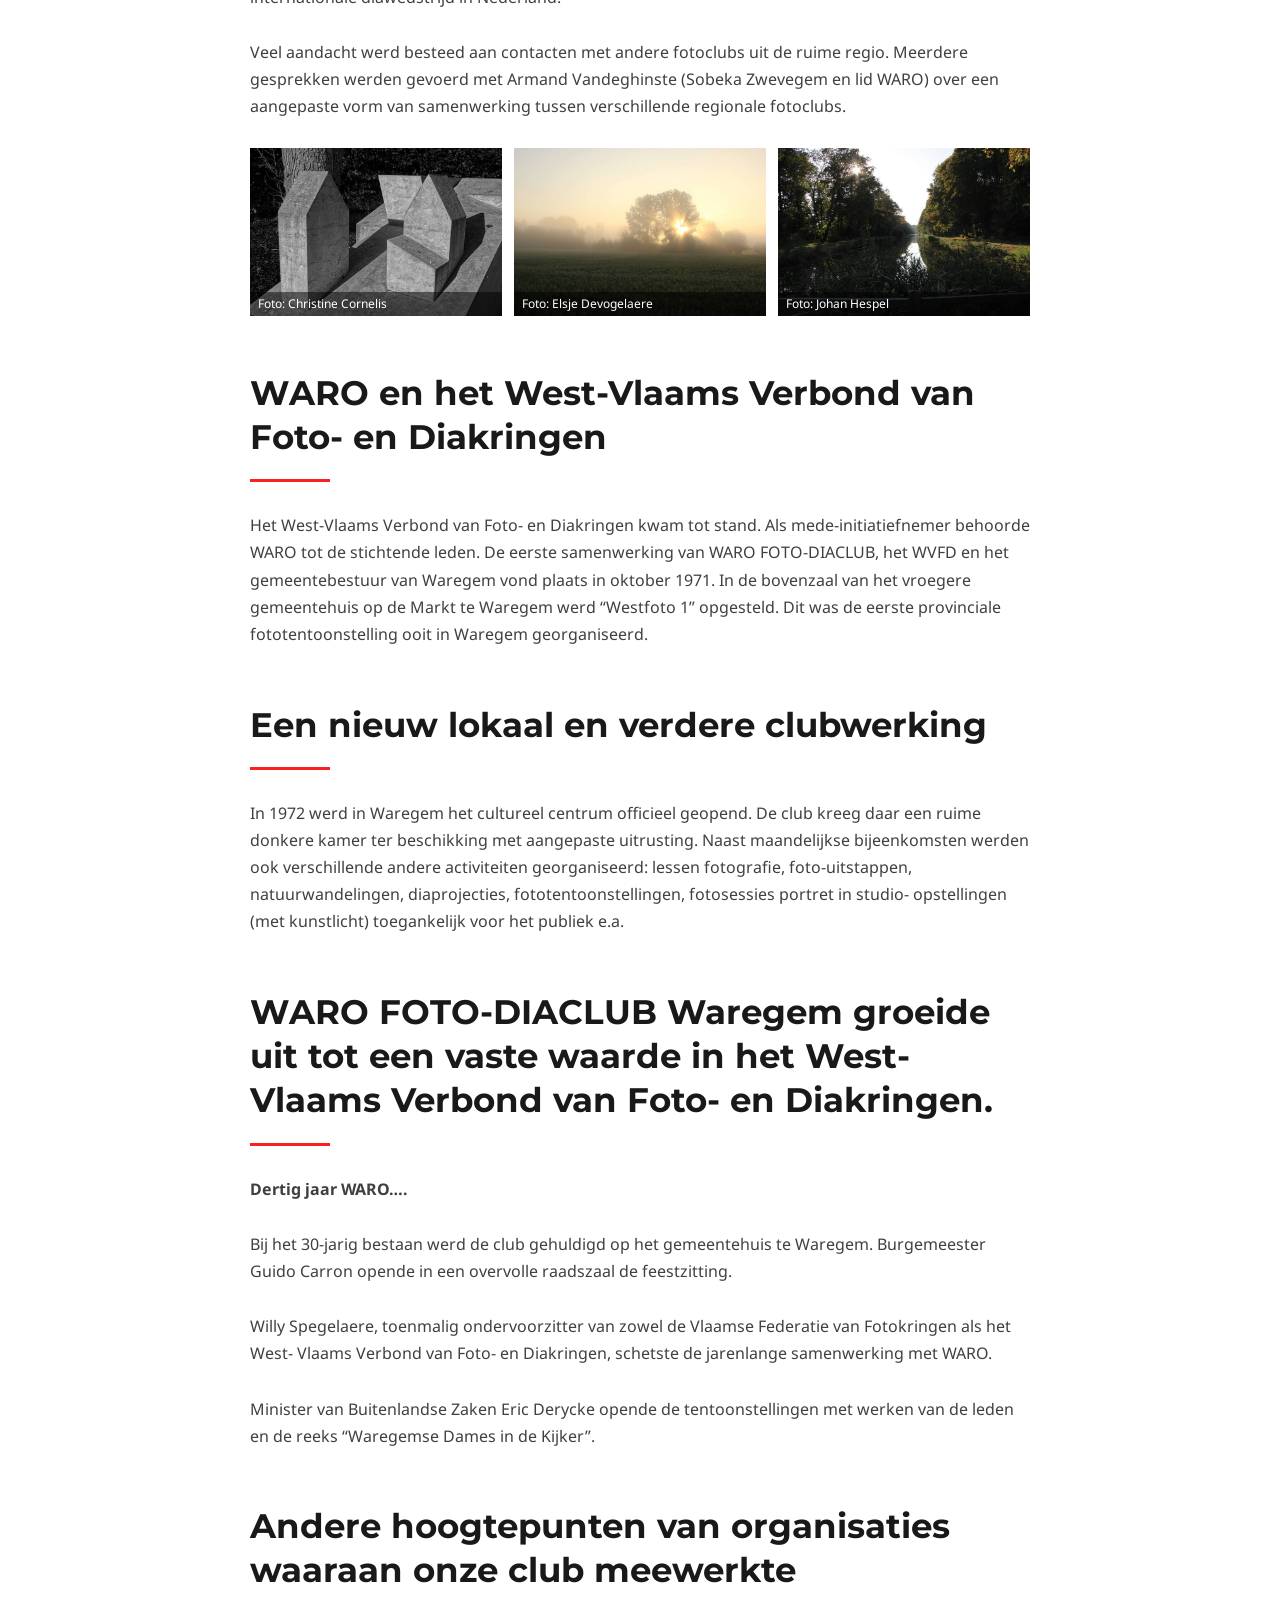
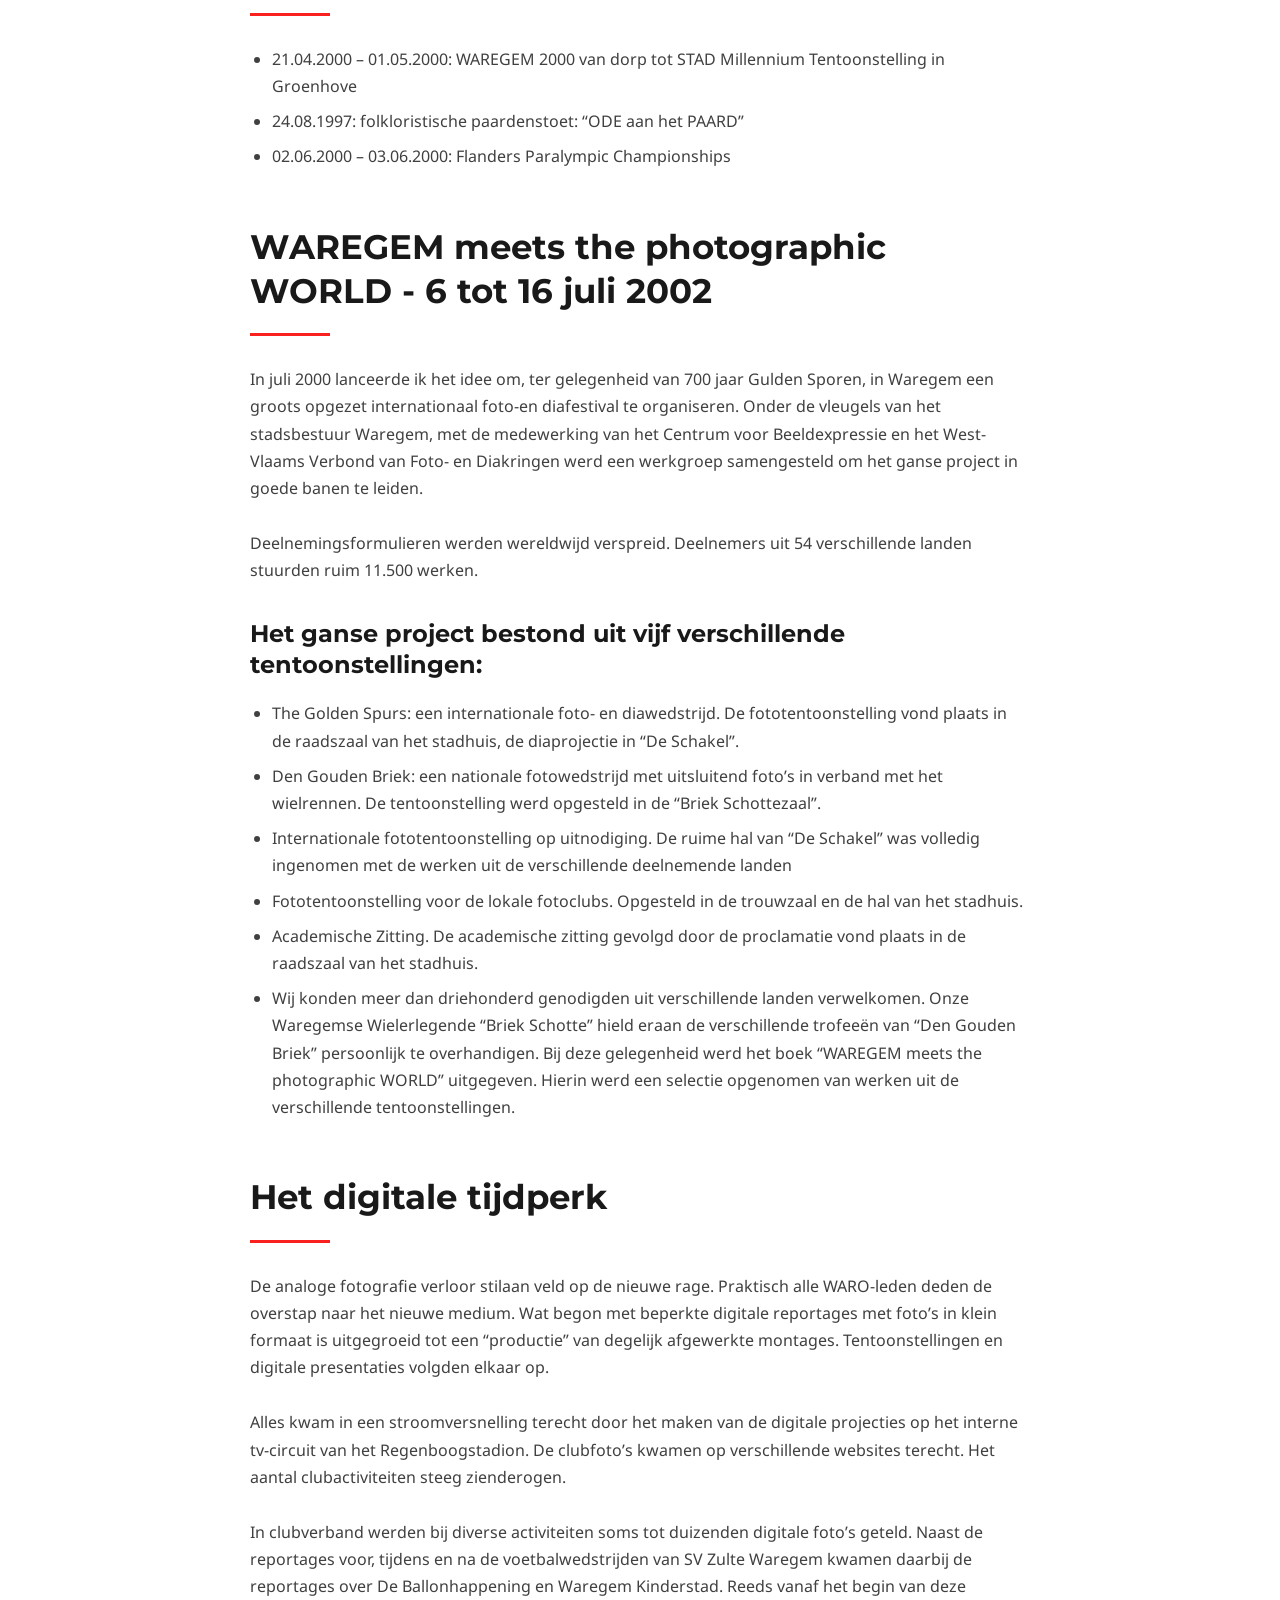
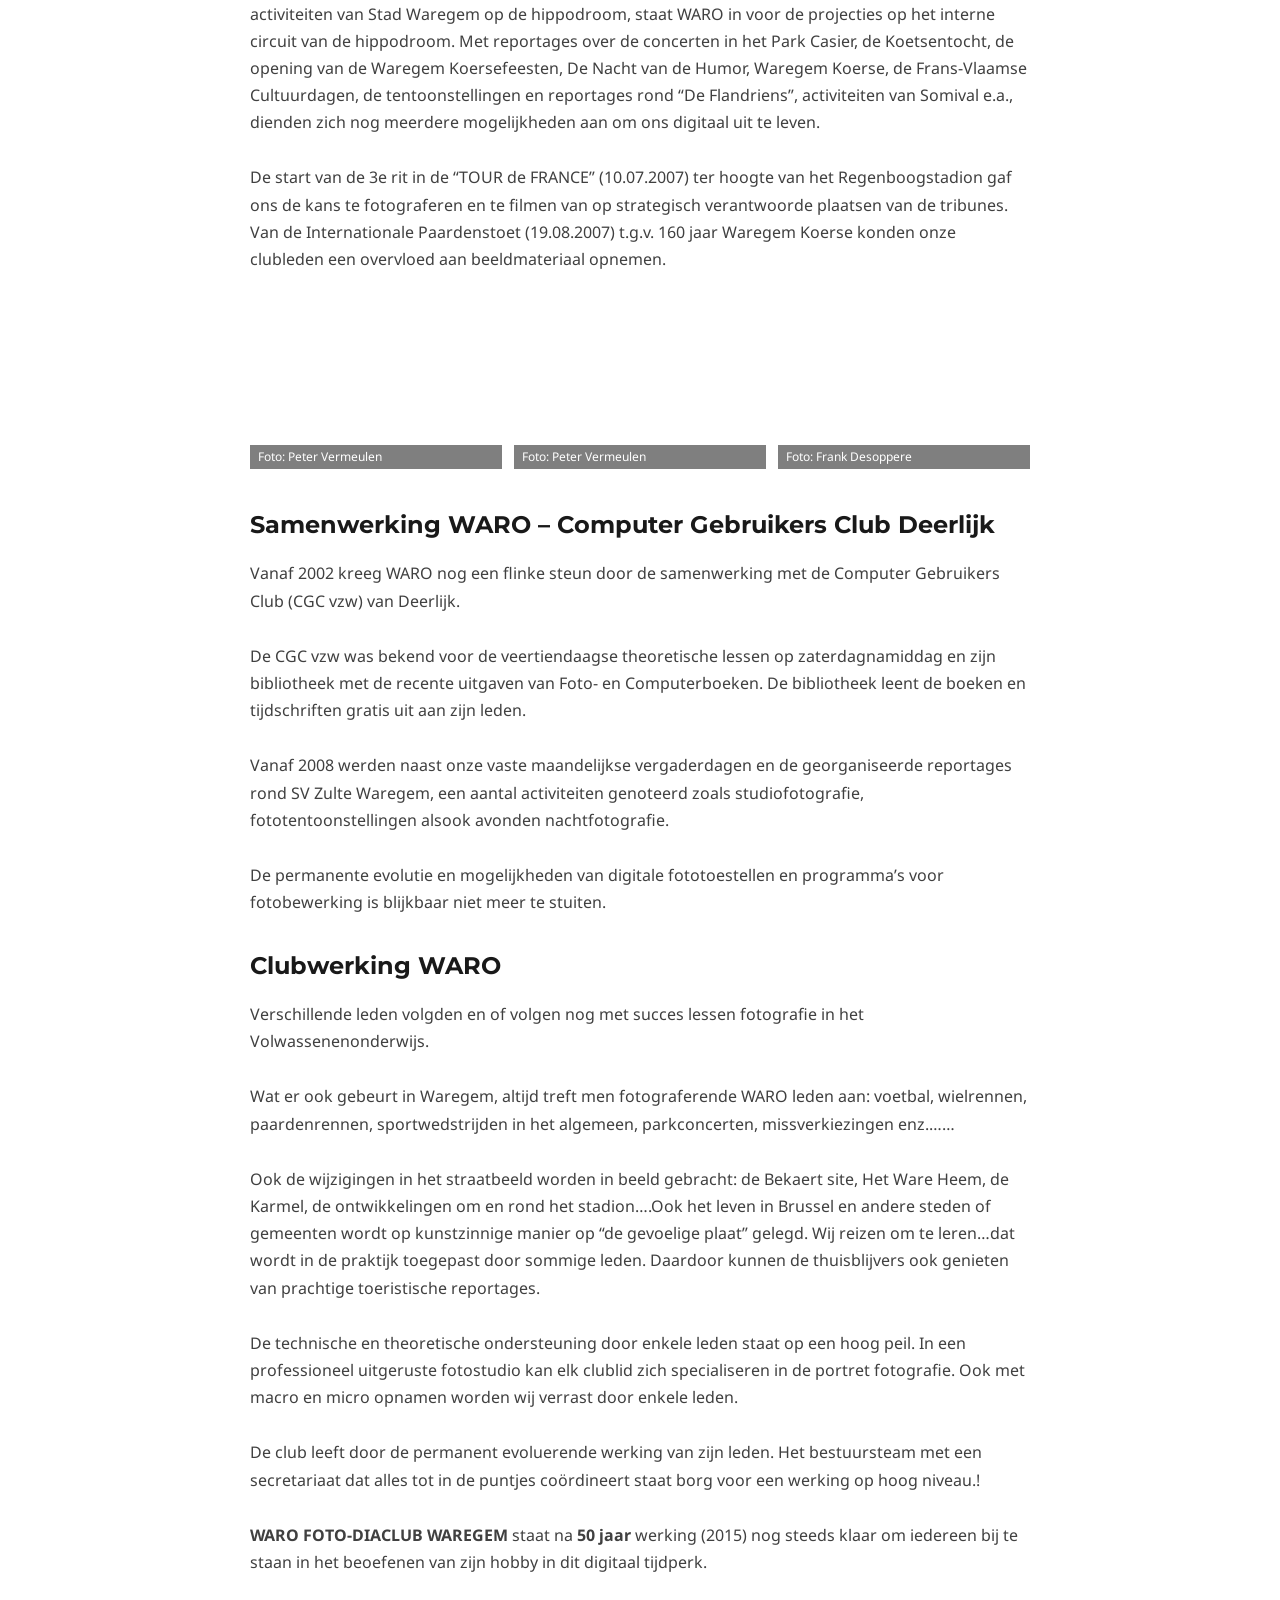
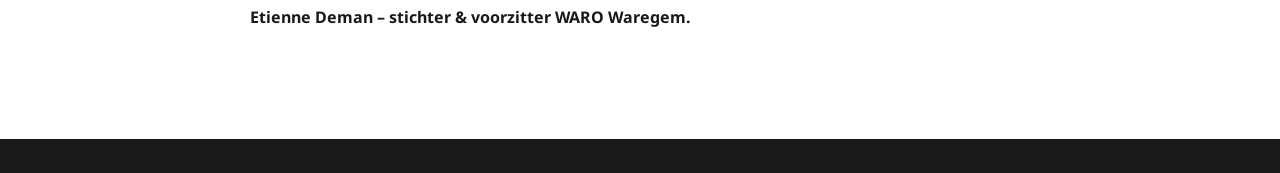
<file: waro-het-verhaal/index.html>
<!DOCTYPE html>
<html lang="nl">
<head>
  <meta charset="utf-8">
  <meta name="viewport" content="width=device-width, initial-scale=1">
  <title>Pagina verhuisd – WARO-Waregem</title>
  <meta name="robots" content="noindex">
  <link rel="canonical" href="https://www.waro-waregem.be/verhaal.html">
  <!-- Doorverwijzing van het oude WordPress-adres /waro-het-verhaal/ naar de nieuwe pagina. -->
  <meta http-equiv="refresh" content="0; url=../verhaal.html">
</head>
<body>
  <p>Deze pagina is verhuisd naar <a href="../verhaal.html">Waro, het verhaal</a>.</p>
</body>
</html>
</file>
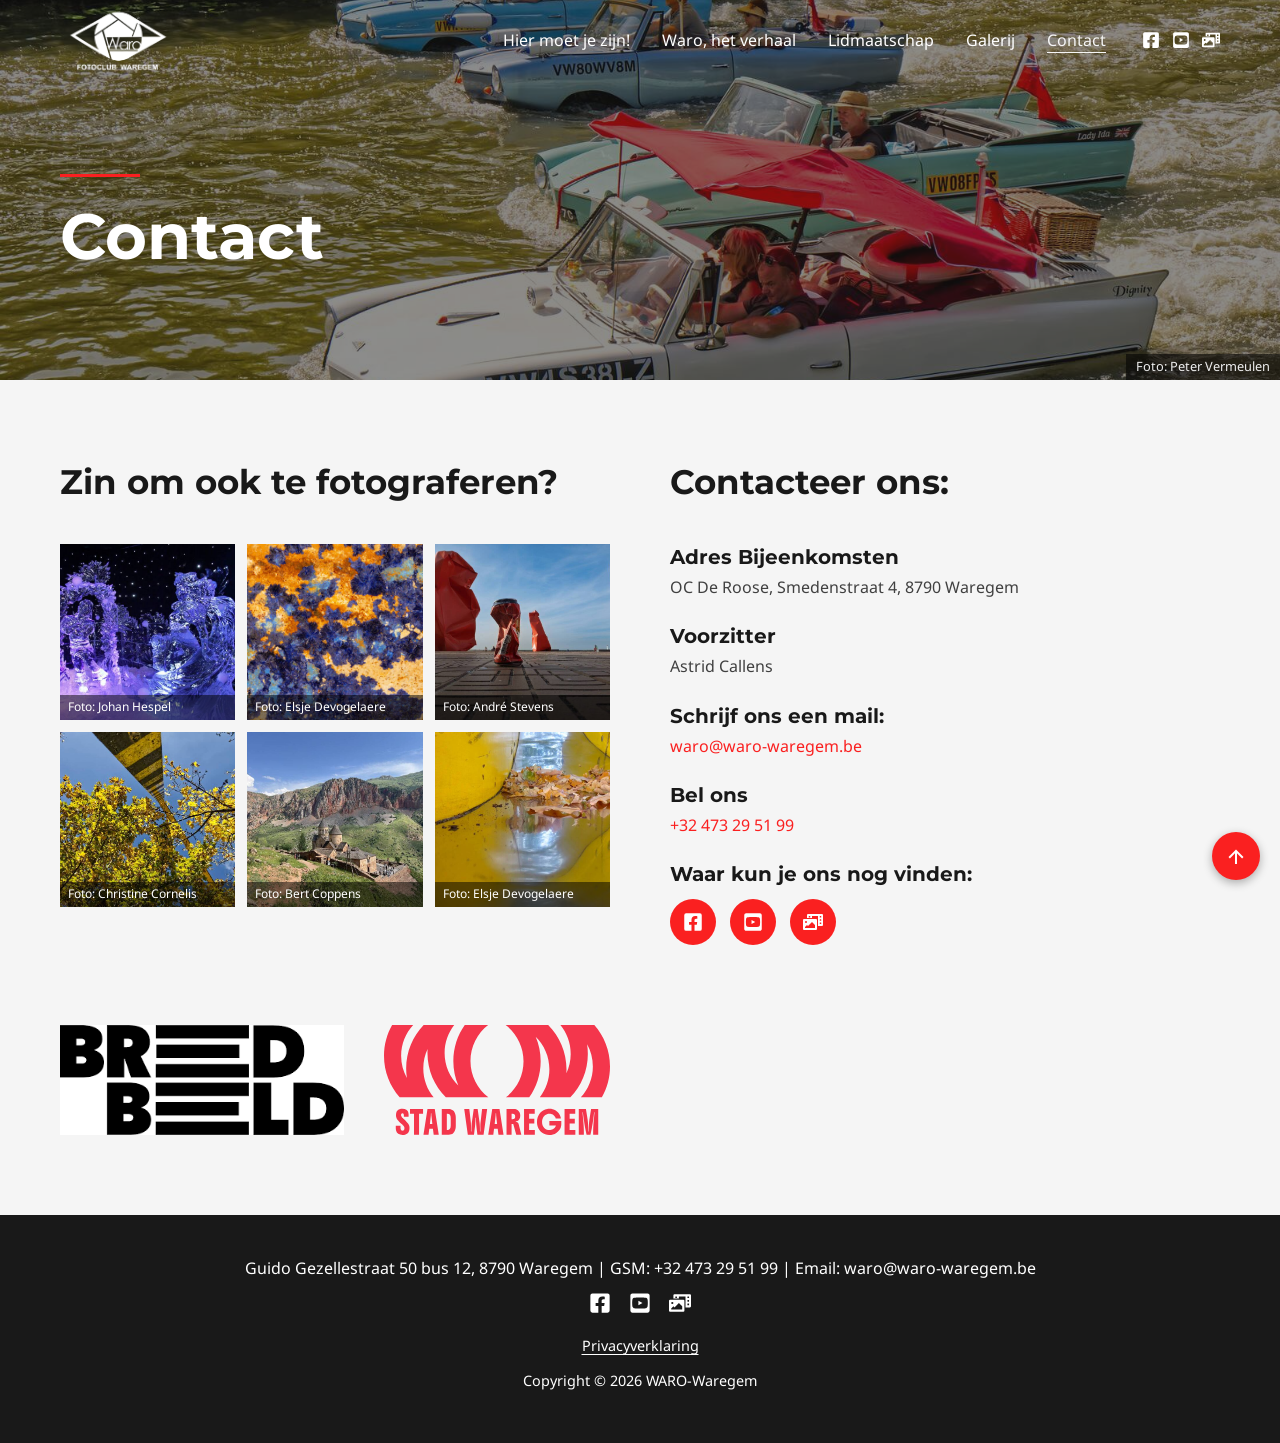
<file: contact.html>
<!DOCTYPE html>
<html lang="nl">
<head>
  <meta charset="utf-8">
  <meta name="viewport" content="width=device-width, initial-scale=1">
  <title>Contact – WARO-Waregem</title>
  <meta name="description" content="Contactgegevens van Foto- en Diaclub WARO-Waregem.">
  <link rel="icon" href="images/cropped-FaviconWaroWaregem.png" type="image/png">
  <link rel="stylesheet" href="css/style.css">
  <script src="js/main.js" defer></script>
</head>
<body id="boven">

  <header class="site-header">
    <div class="container header-inner">
      <a href="index.html" class="logo">
        <img src="images/LogoWaroWaregem_White.png" alt="WARO Fotoclub Waregem" width="500" height="333">
      </a>
      <input type="checkbox" id="menu-toggle" class="menu-toggle">
      <label for="menu-toggle" class="menu-button" aria-label="Menu openen of sluiten">
        <span></span><span></span><span></span>
      </label>
      <div class="header-menu">
        <nav class="main-nav" aria-label="Hoofdmenu">
          <ul>
            <li><a href="index.html">Hier moet je zijn!</a></li>
            <li><a href="verhaal.html">Waro, het verhaal</a></li>
            <li><a href="lidmaatschap.html">Lidmaatschap</a></li>
            <li><a href="galerij.html">Galerij</a></li>
            <li><a href="contact.html" aria-current="page">Contact</a></li>
          </ul>
        </nav>
        <ul class="social social-header">
          <li><a href="https://www.facebook.com/warowaregem" target="_blank" rel="noopener" aria-label="Facebook">
            <svg viewBox="0 0 448 512" aria-hidden="true"><path d="M400 32H48A48 48 0 0 0 0 80v352a48 48 0 0 0 48 48h137.25V327.69h-63V256h63v-54.64c0-62.15 37-96.48 93.67-96.48 27.14 0 55.52 4.84 55.52 4.84v61h-31.27c-30.81 0-40.42 19.12-40.42 38.73V256h68.78l-11 71.69h-57.78V480H400a48 48 0 0 0 48-48V80a48 48 0 0 0-48-48z"/></svg></a></li>
          <li><a href="https://www.youtube.com/@warowaregem7345" target="_blank" rel="noopener" aria-label="YouTube">
            <svg viewBox="0 0 448 512" aria-hidden="true"><path d="M186.8 202.1l95.2 54.1-95.2 54.1V202.1zM448 80v352c0 26.5-21.5 48-48 48H48c-26.5 0-48-21.5-48-48V80c0-26.5 21.5-48 48-48h352c26.5 0 48 21.5 48 48zm-42 176.3s0-59.6-7.6-88.2c-4.2-15.8-16.5-28.2-32.2-32.4C337.9 128 224 128 224 128s-113.9 0-142.2 7.7c-15.7 4.2-28 16.6-32.2 32.4-7.6 28.5-7.6 88.2-7.6 88.2s0 59.6 7.6 88.2c4.2 15.8 16.5 27.7 32.2 31.9C110.1 384 224 384 224 384s113.9 0 142.2-7.7c15.7-4.2 28-16.1 32.2-31.9 7.6-28.5 7.6-88.1 7.6-88.1z"/></svg></a></li>
          <li><a href="https://waro-waregem.jalbum.net" target="_blank" rel="noopener" aria-label="Fotoalbums op jAlbum">
            <svg viewBox="0 0 640 512" aria-hidden="true"><path d="M608 0H160a32 32 0 0 0-32 32v96h160V64h192v320h128a32 32 0 0 0 32-32V32a32 32 0 0 0-32-32zM232 103a9 9 0 0 1-9 9h-30a9 9 0 0 1-9-9V73a9 9 0 0 1 9-9h30a9 9 0 0 1 9 9zm352 208a9 9 0 0 1-9 9h-30a9 9 0 0 1-9-9v-30a9 9 0 0 1 9-9h30a9 9 0 0 1 9 9zm0-104a9 9 0 0 1-9 9h-30a9 9 0 0 1-9-9v-30a9 9 0 0 1 9-9h30a9 9 0 0 1 9 9zm0-104a9 9 0 0 1-9 9h-30a9 9 0 0 1-9-9V73a9 9 0 0 1 9-9h30a9 9 0 0 1 9 9zm-168 57H32a32 32 0 0 0-32 32v288a32 32 0 0 0 32 32h384a32 32 0 0 0 32-32V192a32 32 0 0 0-32-32zM96 224a32 32 0 1 1-32 32 32 32 0 0 1 32-32zm288 224H64v-32l64-64 32 32 128-128 96 96z"/></svg></a></li>
        </ul>
      </div>
    </div>
  </header>

  <main>

    <section class="hero page-hero">
      <img class="hero-img" src="images/leden/peter-vermeulen-zeppos.jpg" alt="" width="1600" height="1068" fetchpriority="high">
      <div class="container hero-text">
        <span class="divider"></span>
        <h1>Contact</h1>
      </div>
      <p class="hero-credit">Foto: Peter Vermeulen</p>
    </section>

    <section class="block block-grey">
      <div class="container contact">
        <div>
          <h2>Zin om ook te fotograferen?</h2>
          <div class="photo-grid square" data-gallery>
            <figure>
              <a class="lightbox" href="images/leden/johan-hespel-ijssculpturen-in-brugge.jpg"><img src="images/klein/johan-hespel-ijssculpturen-in-brugge.jpg" alt="Verlichte ijssculpturen in paars licht" width="800" height="534" loading="lazy"></a>
              <figcaption><span class="titel">Ijssculpturen in Brugge · </span>Foto: Johan Hespel</figcaption>
            </figure>
            <figure>
              <a class="lightbox" href="images/leden/elsje-devogelaere-stars.jpg"><img src="images/klein/elsje-devogelaere-stars.jpg" alt="Abstracte structuur in blauw en oranje" width="800" height="800" loading="lazy"></a>
              <figcaption><span class="titel">Stars · </span>Foto: Elsje Devogelaere</figcaption>
            </figure>
            <figure>
              <a class="lightbox" href="images/leden/andre-stevens-4.jpg"><img src="images/klein/andre-stevens-4.jpg" alt="Grote rode verfrommelde blikjes als kunstwerk op een plein" width="800" height="600" loading="lazy"></a>
              <figcaption>Foto: André Stevens</figcaption>
            </figure>
            <figure>
              <a class="lightbox" href="images/leden/christine-cornelis-omgekeerd-lichtpunt.jpg"><img src="images/klein/christine-cornelis-omgekeerd-lichtpunt.jpg" alt="Gele herfstbladeren tegen een blauwe lucht, van onderuit gezien" width="800" height="535" loading="lazy"></a>
              <figcaption><span class="titel">Omgekeerd Lichtpunt · </span>Foto: Christine Cornelis</figcaption>
            </figure>
            <figure>
              <a class="lightbox" href="images/leden/bert-coppens-01.jpg"><img src="images/klein/bert-coppens-01.jpg" alt="Klooster in een groen dal tussen rode bergen" width="800" height="600" loading="lazy"></a>
              <figcaption>Foto: Bert Coppens</figcaption>
            </figure>
            <figure>
              <a class="lightbox" href="images/leden/elsje-devogelaere-herfst.jpg"><img src="images/klein/elsje-devogelaere-herfst.jpg" alt="Herfstbladeren in water tussen gele vormen" width="800" height="600" loading="lazy"></a>
              <figcaption><span class="titel">Herfst · </span>Foto: Elsje Devogelaere</figcaption>
            </figure>
          </div>
        </div>
        <div class="contact-info">
          <h2>Contacteer ons:</h2>
          <h3>Adres Bijeenkomsten</h3>
          <p>OC De Roose, Smedenstraat 4, 8790 Waregem</p>
          <h3>Voorzitter</h3>
          <p>Astrid Callens</p>
          <h3>Schrijf ons een mail:</h3>
          <p><a class="mail" data-user="waro" data-domain="waro-waregem.be">waro [at] waro-waregem.be</a></p>
          <h3>Bel ons</h3>
          <p><a href="tel:+32473295199">+32 473 29 51 99</a></p>
          <h3>Waar kun je ons nog vinden:</h3>
          <ul class="social social-round">
              <li><a href="https://www.facebook.com/warowaregem" target="_blank" rel="noopener" aria-label="Facebook">
                <svg viewBox="0 0 448 512" aria-hidden="true"><path d="M400 32H48A48 48 0 0 0 0 80v352a48 48 0 0 0 48 48h137.25V327.69h-63V256h63v-54.64c0-62.15 37-96.48 93.67-96.48 27.14 0 55.52 4.84 55.52 4.84v61h-31.27c-30.81 0-40.42 19.12-40.42 38.73V256h68.78l-11 71.69h-57.78V480H400a48 48 0 0 0 48-48V80a48 48 0 0 0-48-48z"/></svg></a></li>
              <li><a href="https://www.youtube.com/@warowaregem7345" target="_blank" rel="noopener" aria-label="YouTube">
                <svg viewBox="0 0 448 512" aria-hidden="true"><path d="M186.8 202.1l95.2 54.1-95.2 54.1V202.1zM448 80v352c0 26.5-21.5 48-48 48H48c-26.5 0-48-21.5-48-48V80c0-26.5 21.5-48 48-48h352c26.5 0 48 21.5 48 48zm-42 176.3s0-59.6-7.6-88.2c-4.2-15.8-16.5-28.2-32.2-32.4C337.9 128 224 128 224 128s-113.9 0-142.2 7.7c-15.7 4.2-28 16.6-32.2 32.4-7.6 28.5-7.6 88.2-7.6 88.2s0 59.6 7.6 88.2c4.2 15.8 16.5 27.7 32.2 31.9C110.1 384 224 384 224 384s113.9 0 142.2-7.7c15.7-4.2 28-16.1 32.2-31.9 7.6-28.5 7.6-88.1 7.6-88.1z"/></svg></a></li>
              <li><a href="https://waro-waregem.jalbum.net" target="_blank" rel="noopener" aria-label="Fotoalbums op jAlbum">
                <svg viewBox="0 0 640 512" aria-hidden="true"><path d="M608 0H160a32 32 0 0 0-32 32v96h160V64h192v320h128a32 32 0 0 0 32-32V32a32 32 0 0 0-32-32zM232 103a9 9 0 0 1-9 9h-30a9 9 0 0 1-9-9V73a9 9 0 0 1 9-9h30a9 9 0 0 1 9 9zm352 208a9 9 0 0 1-9 9h-30a9 9 0 0 1-9-9v-30a9 9 0 0 1 9-9h30a9 9 0 0 1 9 9zm0-104a9 9 0 0 1-9 9h-30a9 9 0 0 1-9-9v-30a9 9 0 0 1 9-9h30a9 9 0 0 1 9 9zm0-104a9 9 0 0 1-9 9h-30a9 9 0 0 1-9-9V73a9 9 0 0 1 9-9h30a9 9 0 0 1 9 9zm-168 57H32a32 32 0 0 0-32 32v288a32 32 0 0 0 32 32h384a32 32 0 0 0 32-32V192a32 32 0 0 0-32-32zM96 224a32 32 0 1 1-32 32 32 32 0 0 1 32-32zm288 224H64v-32l64-64 32 32 128-128 96 96z"/></svg></a></li>
            </ul>
        </div>
      </div>
      <div class="container partner-logos">
        <img src="images/images.png" alt="Logo Breedbeeld" width="361" height="140" loading="lazy">
        <img src="images/logo_Waregem.svg" alt="Logo Stad Waregem" width="595" height="289" loading="lazy">
      </div>
    </section>

  </main>

  <footer class="site-footer">
    <div class="container">
      <p>Guido Gezellestraat 50 bus 12, 8790 Waregem | GSM: <a href="tel:+32473295199">+32 473 29 51 99</a> | Email: <a class="mail" data-user="waro" data-domain="waro-waregem.be">waro [at] waro-waregem.be</a></p>
      <ul class="social social-footer">
        <li><a href="https://www.facebook.com/warowaregem" target="_blank" rel="noopener" aria-label="Facebook">
          <svg viewBox="0 0 448 512" aria-hidden="true"><path d="M400 32H48A48 48 0 0 0 0 80v352a48 48 0 0 0 48 48h137.25V327.69h-63V256h63v-54.64c0-62.15 37-96.48 93.67-96.48 27.14 0 55.52 4.84 55.52 4.84v61h-31.27c-30.81 0-40.42 19.12-40.42 38.73V256h68.78l-11 71.69h-57.78V480H400a48 48 0 0 0 48-48V80a48 48 0 0 0-48-48z"/></svg></a></li>
        <li><a href="https://www.youtube.com/@warowaregem7345" target="_blank" rel="noopener" aria-label="YouTube">
          <svg viewBox="0 0 448 512" aria-hidden="true"><path d="M186.8 202.1l95.2 54.1-95.2 54.1V202.1zM448 80v352c0 26.5-21.5 48-48 48H48c-26.5 0-48-21.5-48-48V80c0-26.5 21.5-48 48-48h352c26.5 0 48 21.5 48 48zm-42 176.3s0-59.6-7.6-88.2c-4.2-15.8-16.5-28.2-32.2-32.4C337.9 128 224 128 224 128s-113.9 0-142.2 7.7c-15.7 4.2-28 16.6-32.2 32.4-7.6 28.5-7.6 88.2-7.6 88.2s0 59.6 7.6 88.2c4.2 15.8 16.5 27.7 32.2 31.9C110.1 384 224 384 224 384s113.9 0 142.2-7.7c15.7-4.2 28-16.1 32.2-31.9 7.6-28.5 7.6-88.1 7.6-88.1z"/></svg></a></li>
        <li><a href="https://waro-waregem.jalbum.net" target="_blank" rel="noopener" aria-label="Fotoalbums op jAlbum">
          <svg viewBox="0 0 640 512" aria-hidden="true"><path d="M608 0H160a32 32 0 0 0-32 32v96h160V64h192v320h128a32 32 0 0 0 32-32V32a32 32 0 0 0-32-32zM232 103a9 9 0 0 1-9 9h-30a9 9 0 0 1-9-9V73a9 9 0 0 1 9-9h30a9 9 0 0 1 9 9zm352 208a9 9 0 0 1-9 9h-30a9 9 0 0 1-9-9v-30a9 9 0 0 1 9-9h30a9 9 0 0 1 9 9zm0-104a9 9 0 0 1-9 9h-30a9 9 0 0 1-9-9v-30a9 9 0 0 1 9-9h30a9 9 0 0 1 9 9zm0-104a9 9 0 0 1-9 9h-30a9 9 0 0 1-9-9V73a9 9 0 0 1 9-9h30a9 9 0 0 1 9 9zm-168 57H32a32 32 0 0 0-32 32v288a32 32 0 0 0 32 32h384a32 32 0 0 0 32-32V192a32 32 0 0 0-32-32zM96 224a32 32 0 1 1-32 32 32 32 0 0 1 32-32zm288 224H64v-32l64-64 32 32 128-128 96 96z"/></svg></a></li>
      </ul>
      <p class="footer-links"><a href="privacy.html">Privacyverklaring</a></p>
      <p class="copyright">Copyright © 2026 WARO-Waregem</p>
    </div>
  </footer>

  <a href="#boven" class="naar-boven" aria-label="Naar boven">
    <svg viewBox="0 0 24 24" aria-hidden="true"><path d="M12 5.5 4.5 13l1.4 1.4 5.1-5.1V20h2V9.3l5.1 5.1 1.4-1.4z"/></svg>
  </a>

</body>
</html>
</file>
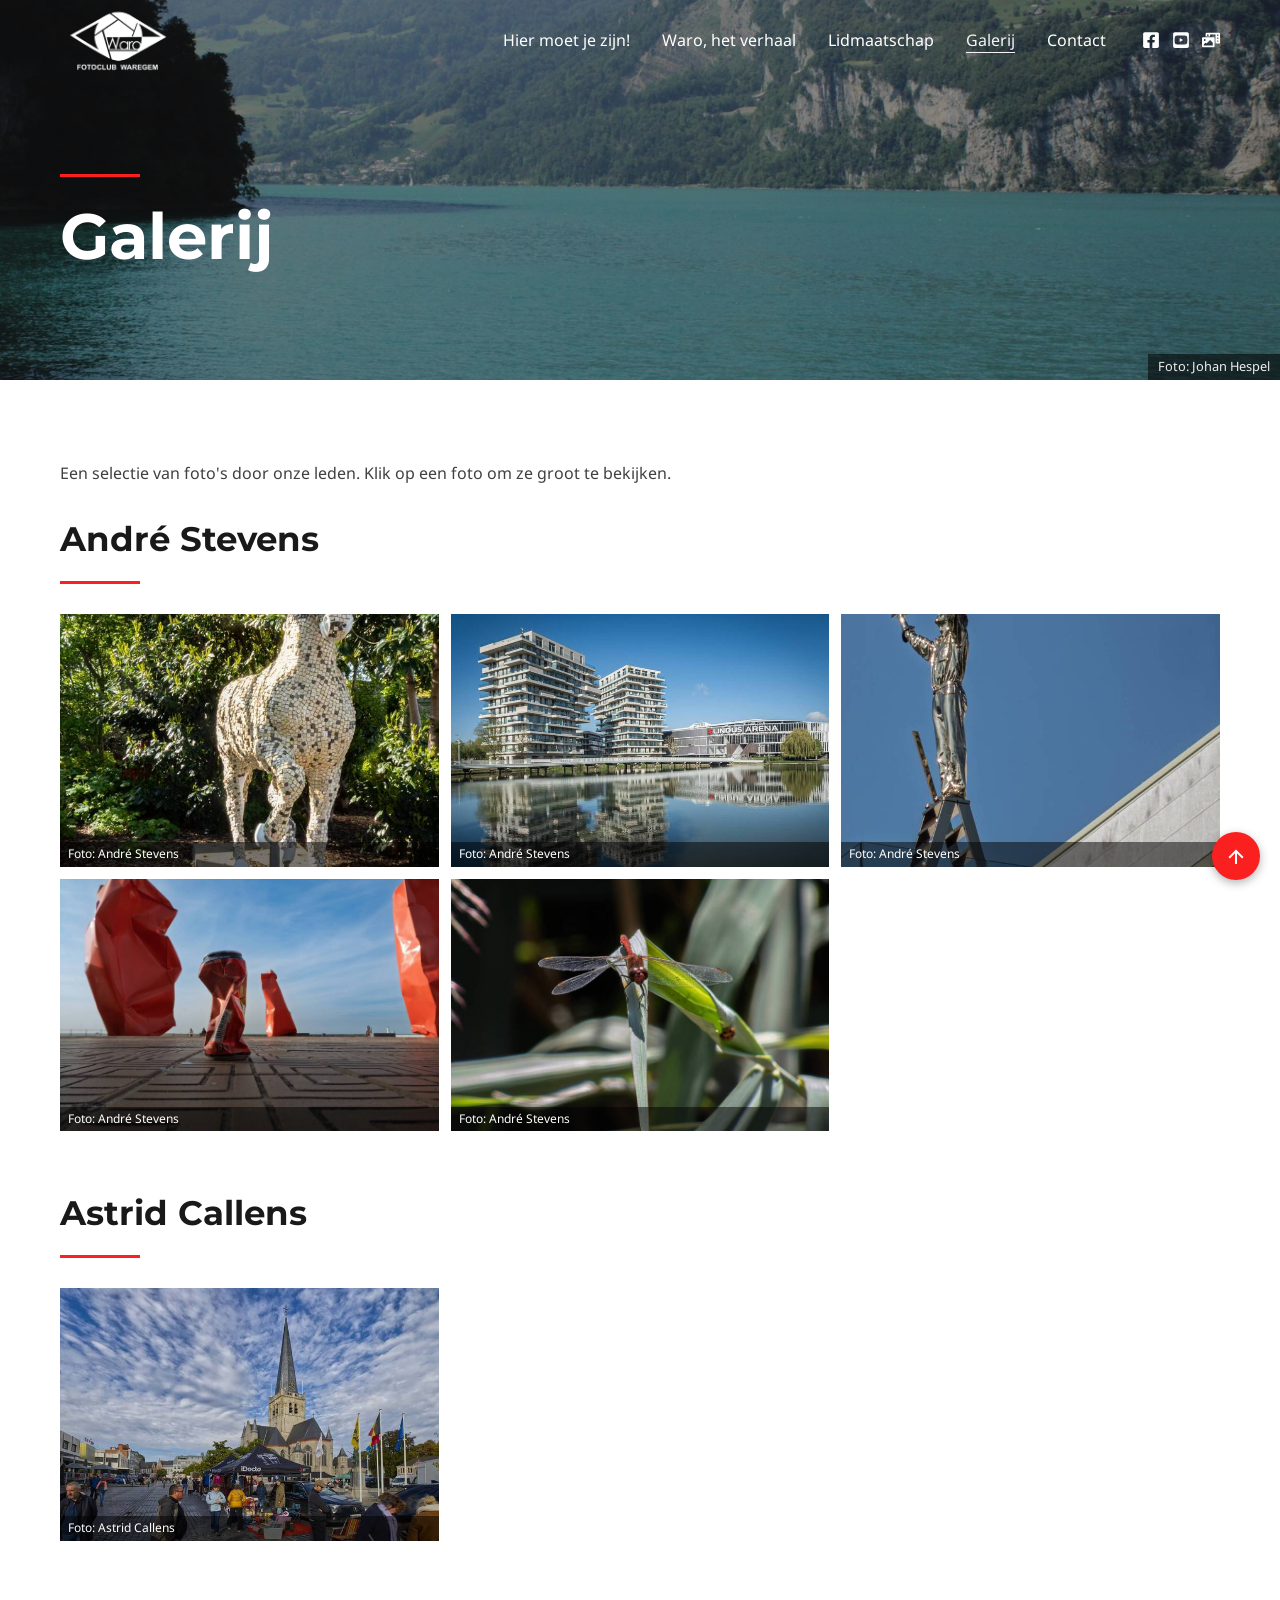
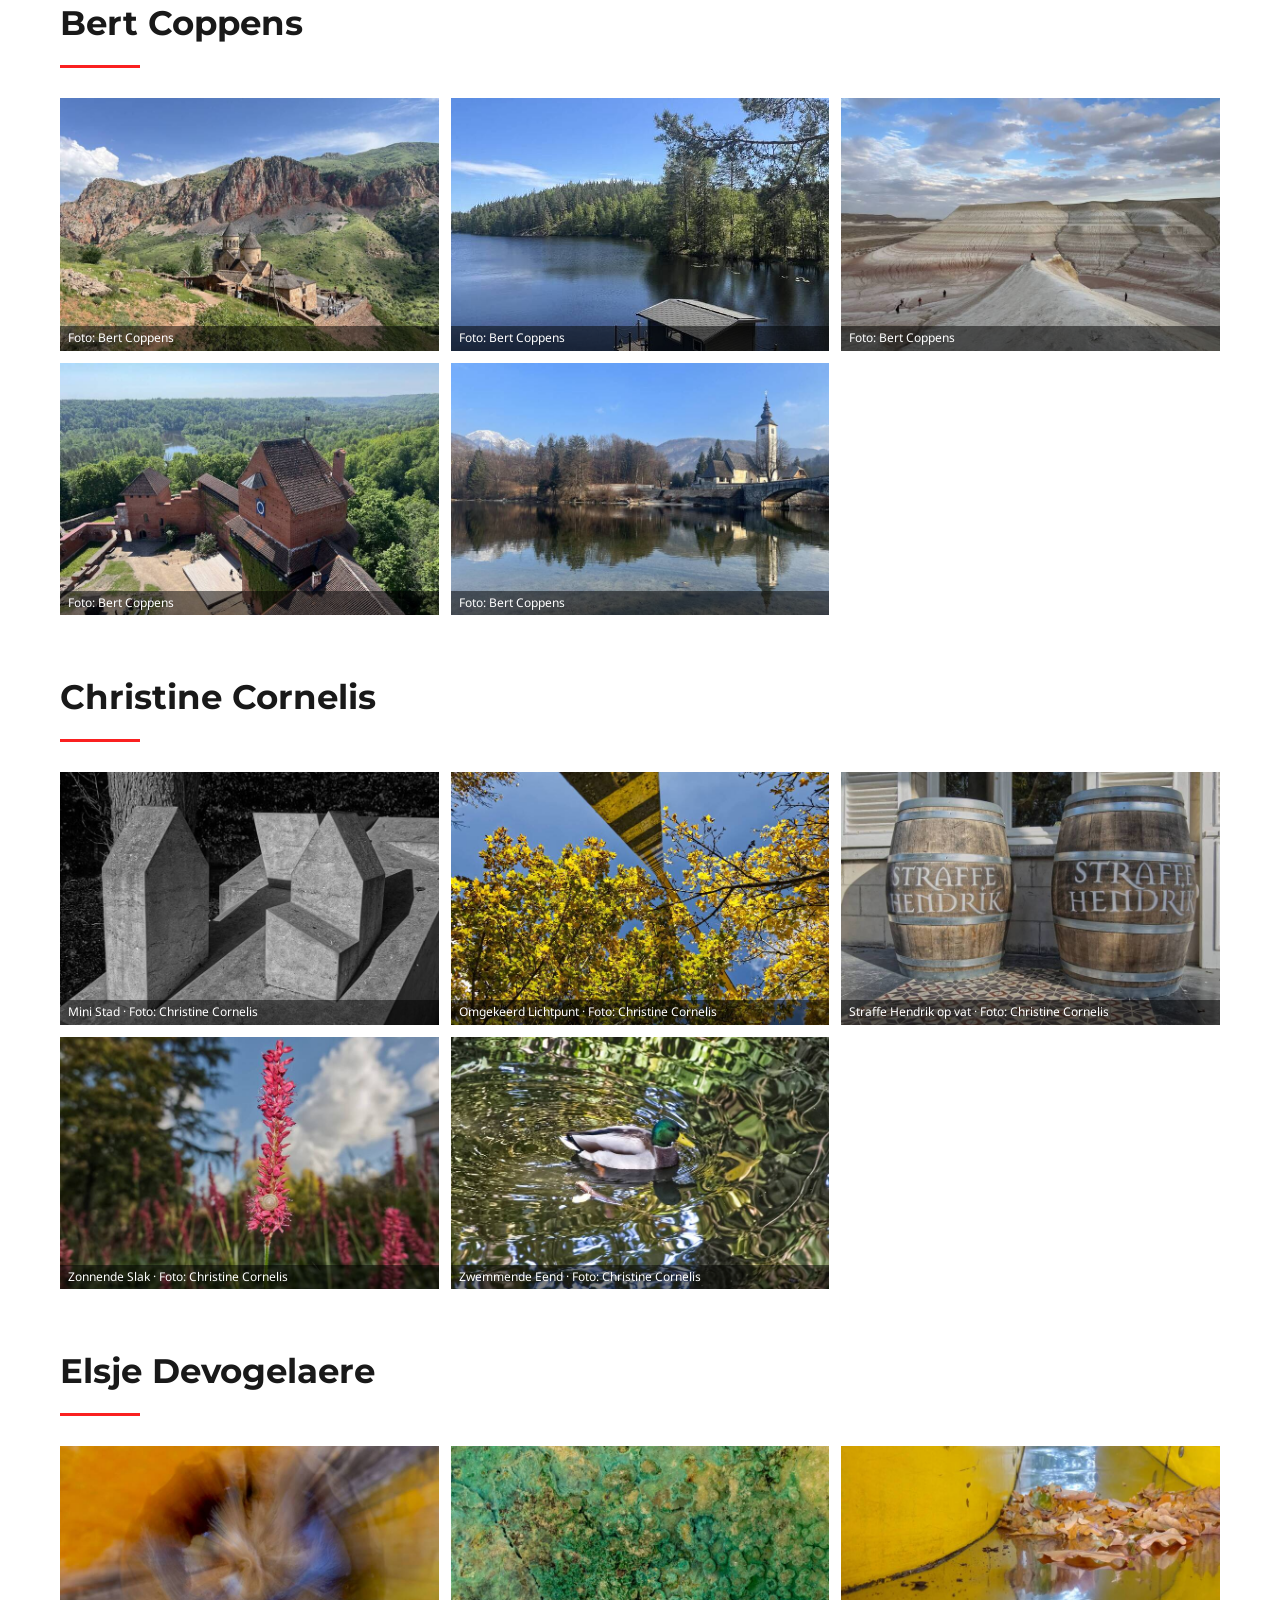
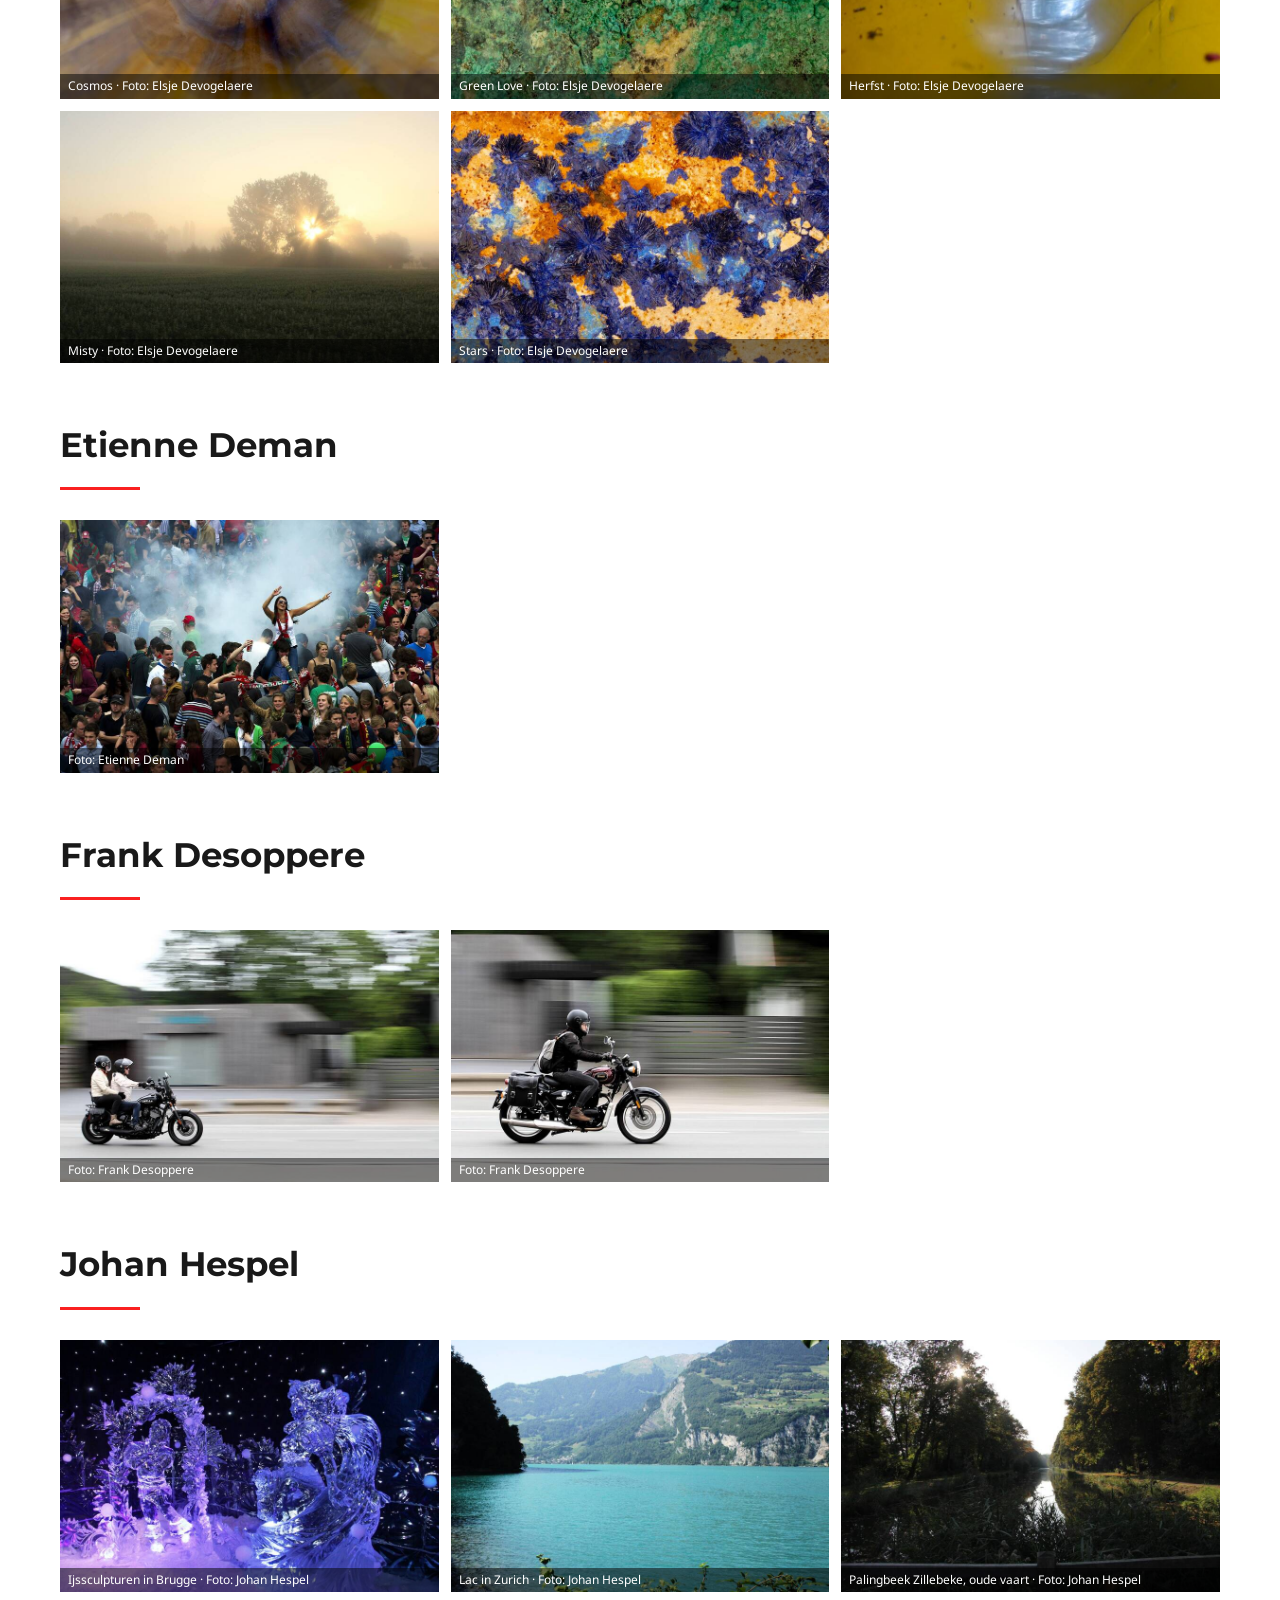
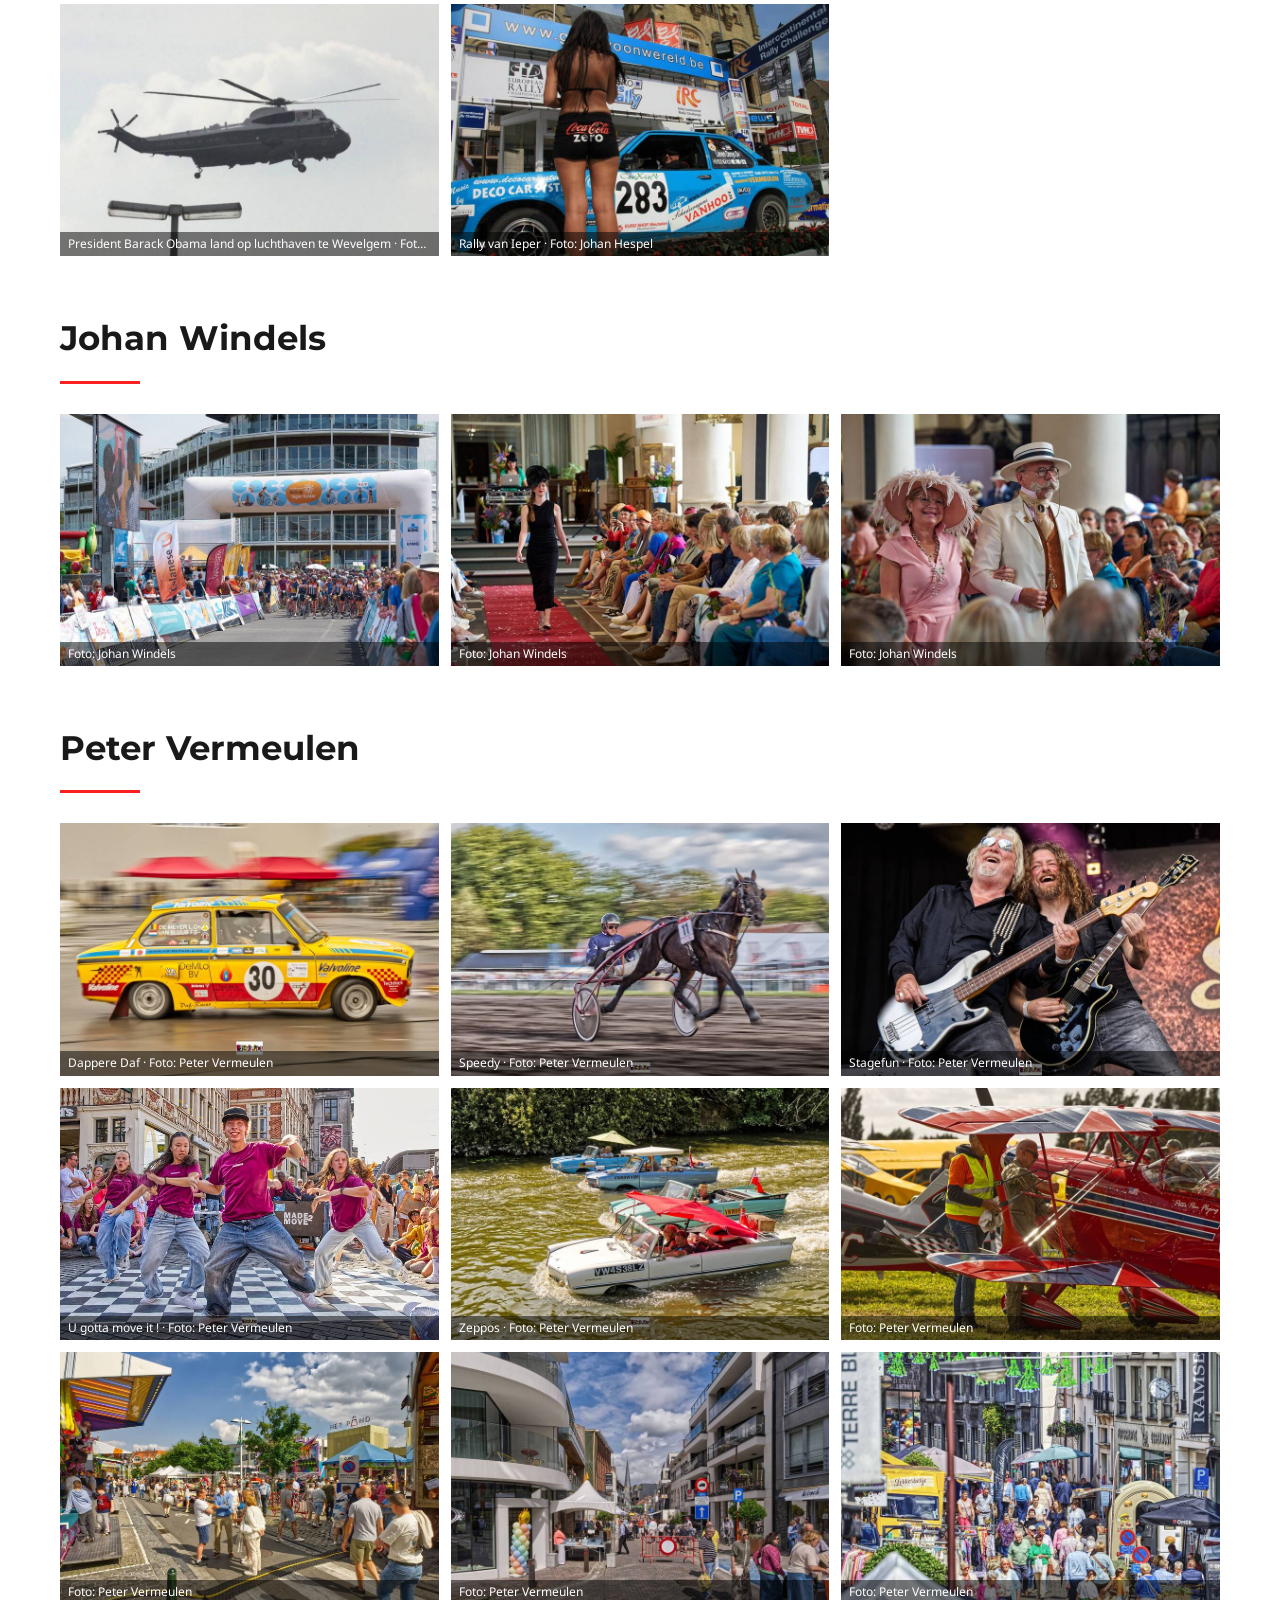
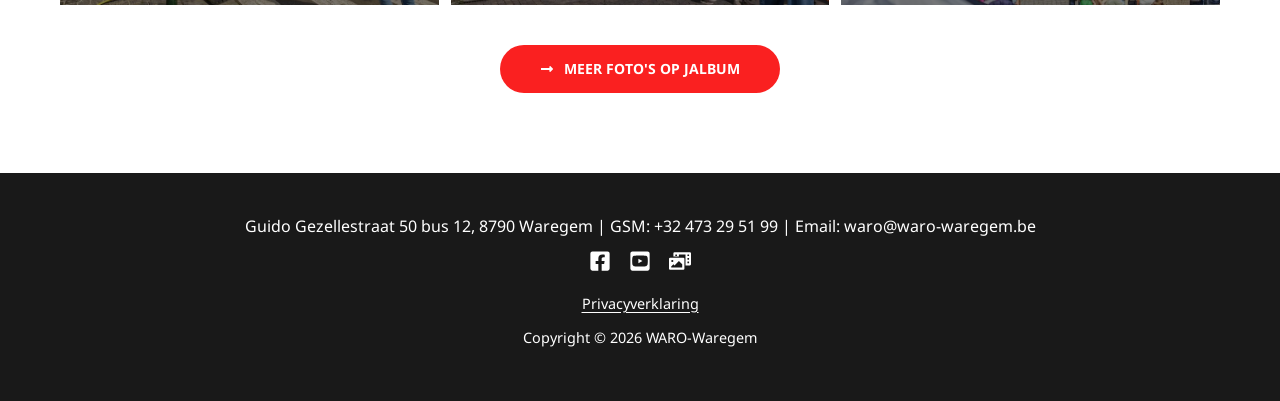
<file: galerij.html>
<!DOCTYPE html>
<html lang="nl">
<head>
  <meta charset="utf-8">
  <meta name="viewport" content="width=device-width, initial-scale=1">
  <title>Galerij – WARO-Waregem</title>
  <meta name="description" content="Foto's van de leden van Foto- en Diaclub WARO-Waregem.">
  <link rel="icon" href="images/cropped-FaviconWaroWaregem.png" type="image/png">
  <link rel="stylesheet" href="css/style.css">
  <script src="js/main.js" defer></script>
</head>
<body id="boven">

  <header class="site-header">
    <div class="container header-inner">
      <a href="index.html" class="logo">
        <img src="images/LogoWaroWaregem_White.png" alt="WARO Fotoclub Waregem" width="500" height="333">
      </a>
      <input type="checkbox" id="menu-toggle" class="menu-toggle">
      <label for="menu-toggle" class="menu-button" aria-label="Menu openen of sluiten">
        <span></span><span></span><span></span>
      </label>
      <div class="header-menu">
        <nav class="main-nav" aria-label="Hoofdmenu">
          <ul>
            <li><a href="index.html">Hier moet je zijn!</a></li>
            <li><a href="verhaal.html">Waro, het verhaal</a></li>
            <li><a href="lidmaatschap.html">Lidmaatschap</a></li>
            <li><a href="galerij.html" aria-current="page">Galerij</a></li>
            <li><a href="contact.html">Contact</a></li>
          </ul>
        </nav>
        <ul class="social social-header">
          <li><a href="https://www.facebook.com/warowaregem" target="_blank" rel="noopener" aria-label="Facebook">
            <svg viewBox="0 0 448 512" aria-hidden="true"><path d="M400 32H48A48 48 0 0 0 0 80v352a48 48 0 0 0 48 48h137.25V327.69h-63V256h63v-54.64c0-62.15 37-96.48 93.67-96.48 27.14 0 55.52 4.84 55.52 4.84v61h-31.27c-30.81 0-40.42 19.12-40.42 38.73V256h68.78l-11 71.69h-57.78V480H400a48 48 0 0 0 48-48V80a48 48 0 0 0-48-48z"/></svg></a></li>
          <li><a href="https://www.youtube.com/@warowaregem7345" target="_blank" rel="noopener" aria-label="YouTube">
            <svg viewBox="0 0 448 512" aria-hidden="true"><path d="M186.8 202.1l95.2 54.1-95.2 54.1V202.1zM448 80v352c0 26.5-21.5 48-48 48H48c-26.5 0-48-21.5-48-48V80c0-26.5 21.5-48 48-48h352c26.5 0 48 21.5 48 48zm-42 176.3s0-59.6-7.6-88.2c-4.2-15.8-16.5-28.2-32.2-32.4C337.9 128 224 128 224 128s-113.9 0-142.2 7.7c-15.7 4.2-28 16.6-32.2 32.4-7.6 28.5-7.6 88.2-7.6 88.2s0 59.6 7.6 88.2c4.2 15.8 16.5 27.7 32.2 31.9C110.1 384 224 384 224 384s113.9 0 142.2-7.7c15.7-4.2 28-16.1 32.2-31.9 7.6-28.5 7.6-88.1 7.6-88.1z"/></svg></a></li>
          <li><a href="https://waro-waregem.jalbum.net" target="_blank" rel="noopener" aria-label="Fotoalbums op jAlbum">
            <svg viewBox="0 0 640 512" aria-hidden="true"><path d="M608 0H160a32 32 0 0 0-32 32v96h160V64h192v320h128a32 32 0 0 0 32-32V32a32 32 0 0 0-32-32zM232 103a9 9 0 0 1-9 9h-30a9 9 0 0 1-9-9V73a9 9 0 0 1 9-9h30a9 9 0 0 1 9 9zm352 208a9 9 0 0 1-9 9h-30a9 9 0 0 1-9-9v-30a9 9 0 0 1 9-9h30a9 9 0 0 1 9 9zm0-104a9 9 0 0 1-9 9h-30a9 9 0 0 1-9-9v-30a9 9 0 0 1 9-9h30a9 9 0 0 1 9 9zm0-104a9 9 0 0 1-9 9h-30a9 9 0 0 1-9-9V73a9 9 0 0 1 9-9h30a9 9 0 0 1 9 9zm-168 57H32a32 32 0 0 0-32 32v288a32 32 0 0 0 32 32h384a32 32 0 0 0 32-32V192a32 32 0 0 0-32-32zM96 224a32 32 0 1 1-32 32 32 32 0 0 1 32-32zm288 224H64v-32l64-64 32 32 128-128 96 96z"/></svg></a></li>
        </ul>
      </div>
    </div>
  </header>

  <main>

    <section class="hero page-hero">
      <img class="hero-img" src="images/leden/johan-hespel-lac-in-zurich.jpg" alt="" width="1600" height="1067" fetchpriority="high">
      <div class="container hero-text">
        <span class="divider"></span>
        <h1>Galerij</h1>
      </div>
      <p class="hero-credit">Foto: Johan Hespel</p>
    </section>

    <section class="block">
      <div class="container galerij">
        <p>Een selectie van foto's door onze leden. Klik op een foto om ze groot te bekijken.</p>

        <h2>André Stevens</h2>
        <span class="divider"></span>
        <div class="photo-grid" data-gallery>
          <figure>
            <a class="lightbox" href="images/leden/andre-stevens-1.jpg"><img src="images/klein/andre-stevens-1.jpg" alt="Wit paardenbeeld met zwarte vlekken in een tuin" width="534" height="800" loading="lazy"></a>
            <figcaption>Foto: André Stevens</figcaption>
          </figure>
          <figure>
            <a class="lightbox" href="images/leden/andre-stevens-2.jpg"><img src="images/klein/andre-stevens-2.jpg" alt="Woontorens en de Elindus Arena weerspiegeld in het water" width="800" height="495" loading="lazy"></a>
            <figcaption>Foto: André Stevens</figcaption>
          </figure>
          <figure>
            <a class="lightbox" href="images/leden/andre-stevens-3.jpg"><img src="images/klein/andre-stevens-3.jpg" alt="Metalen beeld van een man op een ladder tegen een blauwe lucht" width="600" height="800" loading="lazy"></a>
            <figcaption>Foto: André Stevens</figcaption>
          </figure>
          <figure>
            <a class="lightbox" href="images/leden/andre-stevens-4.jpg"><img src="images/klein/andre-stevens-4.jpg" alt="Grote rode verfrommelde blikjes als kunstwerk op een plein" width="800" height="600" loading="lazy"></a>
            <figcaption>Foto: André Stevens</figcaption>
          </figure>
          <figure>
            <a class="lightbox" href="images/leden/andre-stevens-5.jpg"><img src="images/klein/andre-stevens-5.jpg" alt="Rode libel op een groen blad" width="800" height="600" loading="lazy"></a>
            <figcaption>Foto: André Stevens</figcaption>
          </figure>
        </div>

        <h2>Astrid Callens</h2>
        <span class="divider"></span>
        <div class="photo-grid" data-gallery>
          <figure>
            <a class="lightbox" href="images/MarktWaregem.jpg"><img src="images/klein/MarktWaregem.jpg" alt="De Markt van Waregem met de Sint-Amanduskerk" width="800" height="437" loading="lazy"></a>
            <figcaption>Foto: Astrid Callens</figcaption>
          </figure>
        </div>

        <h2>Bert Coppens</h2>
        <span class="divider"></span>
        <div class="photo-grid" data-gallery>
          <figure>
            <a class="lightbox" href="images/leden/bert-coppens-01.jpg"><img src="images/klein/bert-coppens-01.jpg" alt="Klooster in een groen dal tussen rode bergen" width="800" height="600" loading="lazy"></a>
            <figcaption>Foto: Bert Coppens</figcaption>
          </figure>
          <figure>
            <a class="lightbox" href="images/leden/bert-coppens-02.jpg"><img src="images/klein/bert-coppens-02.jpg" alt="Boothuisje op een meer tussen de bossen" width="600" height="800" loading="lazy"></a>
            <figcaption>Foto: Bert Coppens</figcaption>
          </figure>
          <figure>
            <a class="lightbox" href="images/leden/bert-coppens-03.jpg"><img src="images/klein/bert-coppens-03.jpg" alt="Wandelaars op kleurrijk gestreepte heuvels" width="800" height="600" loading="lazy"></a>
            <figcaption>Foto: Bert Coppens</figcaption>
          </figure>
          <figure>
            <a class="lightbox" href="images/leden/bert-coppens-04.jpg"><img src="images/klein/bert-coppens-04.jpg" alt="Rode bakstenen burcht boven een bebost dal" width="800" height="600" loading="lazy"></a>
            <figcaption>Foto: Bert Coppens</figcaption>
          </figure>
          <figure>
            <a class="lightbox" href="images/leden/bert-coppens-05.jpg"><img src="images/klein/bert-coppens-05.jpg" alt="Kerk en brug weerspiegeld in een bergmeer" width="800" height="600" loading="lazy"></a>
            <figcaption>Foto: Bert Coppens</figcaption>
          </figure>
        </div>

        <h2>Christine Cornelis</h2>
        <span class="divider"></span>
        <div class="photo-grid" data-gallery>
          <figure>
            <a class="lightbox" href="images/leden/christine-cornelis-mini-stad.jpg"><img src="images/klein/christine-cornelis-mini-stad.jpg" alt="Betonnen huisjes als miniatuurstad, in zwart-wit" width="800" height="535" loading="lazy"></a>
            <figcaption><span class="titel">Mini Stad · </span>Foto: Christine Cornelis</figcaption>
          </figure>
          <figure>
            <a class="lightbox" href="images/leden/christine-cornelis-omgekeerd-lichtpunt.jpg"><img src="images/klein/christine-cornelis-omgekeerd-lichtpunt.jpg" alt="Gele herfstbladeren tegen een blauwe lucht, van onderuit gezien" width="800" height="535" loading="lazy"></a>
            <figcaption><span class="titel">Omgekeerd Lichtpunt · </span>Foto: Christine Cornelis</figcaption>
          </figure>
          <figure>
            <a class="lightbox" href="images/leden/christine-cornelis-straffe-hendrik-op-vat.jpg"><img src="images/klein/christine-cornelis-straffe-hendrik-op-vat.jpg" alt="Twee biervaten van Straffe Hendrik voor een raam" width="800" height="544" loading="lazy"></a>
            <figcaption><span class="titel">Straffe Hendrik op vat · </span>Foto: Christine Cornelis</figcaption>
          </figure>
          <figure>
            <a class="lightbox" href="images/leden/christine-cornelis-zonnende-slak.jpg"><img src="images/klein/christine-cornelis-zonnende-slak.jpg" alt="Roze bloemaar in de zon met een slak" width="800" height="535" loading="lazy"></a>
            <figcaption><span class="titel">Zonnende Slak · </span>Foto: Christine Cornelis</figcaption>
          </figure>
          <figure>
            <a class="lightbox" href="images/leden/christine-cornelis-zwemmende-eend.jpg"><img src="images/klein/christine-cornelis-zwemmende-eend.jpg" alt="Wilde eend in kleurrijk weerspiegelend water" width="800" height="535" loading="lazy"></a>
            <figcaption><span class="titel">Zwemmende Eend · </span>Foto: Christine Cornelis</figcaption>
          </figure>
        </div>

        <h2>Elsje Devogelaere</h2>
        <span class="divider"></span>
        <div class="photo-grid" data-gallery>
          <figure>
            <a class="lightbox" href="images/leden/elsje-devogelaere-cosmos.jpg"><img src="images/klein/elsje-devogelaere-cosmos.jpg" alt="Abstracte draaiende beweging in geel en bruin" width="800" height="800" loading="lazy"></a>
            <figcaption><span class="titel">Cosmos · </span>Foto: Elsje Devogelaere</figcaption>
          </figure>
          <figure>
            <a class="lightbox" href="images/leden/elsje-devogelaere-green-love.jpg"><img src="images/klein/elsje-devogelaere-green-love.jpg" alt="Abstracte groene structuur van dichtbij" width="800" height="800" loading="lazy"></a>
            <figcaption><span class="titel">Green Love · </span>Foto: Elsje Devogelaere</figcaption>
          </figure>
          <figure>
            <a class="lightbox" href="images/leden/elsje-devogelaere-herfst.jpg"><img src="images/klein/elsje-devogelaere-herfst.jpg" alt="Herfstbladeren in water tussen gele vormen" width="800" height="600" loading="lazy"></a>
            <figcaption><span class="titel">Herfst · </span>Foto: Elsje Devogelaere</figcaption>
          </figure>
          <figure>
            <a class="lightbox" href="images/leden/elsje-devogelaere-misty.jpg"><img src="images/klein/elsje-devogelaere-misty.jpg" alt="Boom in de ochtendmist met de zon erachter" width="800" height="534" loading="lazy"></a>
            <figcaption><span class="titel">Misty · </span>Foto: Elsje Devogelaere</figcaption>
          </figure>
          <figure>
            <a class="lightbox" href="images/leden/elsje-devogelaere-stars.jpg"><img src="images/klein/elsje-devogelaere-stars.jpg" alt="Abstracte structuur in blauw en oranje" width="800" height="800" loading="lazy"></a>
            <figcaption><span class="titel">Stars · </span>Foto: Elsje Devogelaere</figcaption>
          </figure>
        </div>

        <h2>Etienne Deman</h2>
        <span class="divider"></span>
        <div class="photo-grid" data-gallery>
          <figure>
            <a class="lightbox" href="images/Essevee_2015_EtienneDeman.jpg"><img src="images/klein/Essevee_2015_EtienneDeman.jpg" alt="Supporters vieren feest in het stadion van Essevee" width="800" height="533" loading="lazy"></a>
            <figcaption>Foto: Etienne Deman</figcaption>
          </figure>
        </div>

        <h2>Frank Desoppere</h2>
        <span class="divider"></span>
        <div class="photo-grid" data-gallery>
          <figure>
            <a class="lightbox" href="images/leden/frank-desoppere-panningmotor.jpg"><img src="images/klein/frank-desoppere-panningmotor.jpg" alt="Motorrijders met een vervaagde achtergrond door meetrekken" width="800" height="534" loading="lazy"></a>
            <figcaption>Foto: Frank Desoppere</figcaption>
          </figure>
          <figure>
            <a class="lightbox" href="images/leden/frank-desoppere-panningmotor2.jpg"><img src="images/klein/frank-desoppere-panningmotor2.jpg" alt="Motorrijder met een vervaagde achtergrond door meetrekken" width="800" height="730" loading="lazy"></a>
            <figcaption>Foto: Frank Desoppere</figcaption>
          </figure>
        </div>

        <h2>Johan Hespel</h2>
        <span class="divider"></span>
        <div class="photo-grid" data-gallery>
          <figure>
            <a class="lightbox" href="images/leden/johan-hespel-ijssculpturen-in-brugge.jpg"><img src="images/klein/johan-hespel-ijssculpturen-in-brugge.jpg" alt="Verlichte ijssculpturen in paars licht" width="800" height="534" loading="lazy"></a>
            <figcaption><span class="titel">Ijssculpturen in Brugge · </span>Foto: Johan Hespel</figcaption>
          </figure>
          <figure>
            <a class="lightbox" href="images/leden/johan-hespel-lac-in-zurich.jpg"><img src="images/klein/johan-hespel-lac-in-zurich.jpg" alt="Turquoise meer tussen de bergen" width="800" height="534" loading="lazy"></a>
            <figcaption><span class="titel">Lac in Zurich · </span>Foto: Johan Hespel</figcaption>
          </figure>
          <figure>
            <a class="lightbox" href="images/leden/johan-hespel-palingbeek-zillebeke-oude-vaart.jpg"><img src="images/klein/johan-hespel-palingbeek-zillebeke-oude-vaart.jpg" alt="Oude vaart tussen de bomen met tegenlicht" width="800" height="534" loading="lazy"></a>
            <figcaption><span class="titel">Palingbeek Zillebeke, oude vaart · </span>Foto: Johan Hespel</figcaption>
          </figure>
          <figure>
            <a class="lightbox" href="images/leden/johan-hespel-president-barack-obama-land-op-luchthaven-te-wevelgem.jpg"><img src="images/klein/johan-hespel-president-barack-obama-land-op-luchthaven-te-wevelgem.jpg" alt="Presidentiële helikopter in de lucht boven een lantaarnpaal" width="800" height="534" loading="lazy"></a>
            <figcaption><span class="titel">President Barack Obama land op luchthaven te Wevelgem · </span>Foto: Johan Hespel</figcaption>
          </figure>
          <figure>
            <a class="lightbox" href="images/leden/johan-hespel-rally-van-ieper.jpg"><img src="images/klein/johan-hespel-rally-van-ieper.jpg" alt="Rallywagen met nummer 283 op het podium" width="800" height="534" loading="lazy"></a>
            <figcaption><span class="titel">Rally van Ieper · </span>Foto: Johan Hespel</figcaption>
          </figure>
        </div>

        <h2>Johan Windels</h2>
        <span class="divider"></span>
        <div class="photo-grid" data-gallery>
          <figure>
            <a class="lightbox" href="images/20230520_KOTK2023_Johan-Windels-051.jpg"><img src="images/klein/20230520_KOTK2023_Johan-Windels-051.jpg" alt="Wielrenners aan de start van Kampioen op &#x27;t Kasseiken 2023" width="800" height="534" loading="lazy"></a>
            <figcaption>Foto: Johan Windels</figcaption>
          </figure>
          <figure>
            <a class="lightbox" href="images/20240823_WKF_ChapeauXXIV_JohanWindels_WaroWaregem___7RV6227.jpg"><img src="images/klein/20240823_WKF_ChapeauXXIV_JohanWindels_WaroWaregem___7RV6227.jpg" alt="Modeshow op de rode loper tijdens Chapeau" width="800" height="534" loading="lazy"></a>
            <figcaption>Foto: Johan Windels</figcaption>
          </figure>
          <figure>
            <a class="lightbox" href="images/20240823_WKF_ChapeauXXIV_JohanWindels_WaroWaregem___7RV6277.jpg"><img src="images/klein/20240823_WKF_ChapeauXXIV_JohanWindels_WaroWaregem___7RV6277.jpg" alt="Koppel in feestkledij op Chapeau tijdens de Waregem Koersefeesten" width="800" height="534" loading="lazy"></a>
            <figcaption>Foto: Johan Windels</figcaption>
          </figure>
        </div>

        <h2>Peter Vermeulen</h2>
        <span class="divider"></span>
        <div class="photo-grid" data-gallery>
          <figure>
            <a class="lightbox" href="images/leden/peter-vermeulen-dappere-daf.jpg"><img src="images/klein/peter-vermeulen-dappere-daf.jpg" alt="Gele Daf-rallywagen met nummer 30 in volle vaart" width="800" height="534" loading="lazy"></a>
            <figcaption><span class="titel">Dappere Daf · </span>Foto: Peter Vermeulen</figcaption>
          </figure>
          <figure>
            <a class="lightbox" href="images/leden/peter-vermeulen-speedy.jpg"><img src="images/klein/peter-vermeulen-speedy.jpg" alt="Draver met sulky in volle snelheid" width="800" height="561" loading="lazy"></a>
            <figcaption><span class="titel">Speedy · </span>Foto: Peter Vermeulen</figcaption>
          </figure>
          <figure>
            <a class="lightbox" href="images/leden/peter-vermeulen-stagefun.jpg"><img src="images/klein/peter-vermeulen-stagefun.jpg" alt="Twee lachende gitaristen op het podium" width="800" height="580" loading="lazy"></a>
            <figcaption><span class="titel">Stagefun · </span>Foto: Peter Vermeulen</figcaption>
          </figure>
          <figure>
            <a class="lightbox" href="images/leden/peter-vermeulen-u-gotta-move-it.jpg"><img src="images/klein/peter-vermeulen-u-gotta-move-it.jpg" alt="Jonge dansers op een dansvloer in een winkelstraat" width="800" height="501" loading="lazy"></a>
            <figcaption><span class="titel">U gotta move it ! · </span>Foto: Peter Vermeulen</figcaption>
          </figure>
          <figure>
            <a class="lightbox" href="images/leden/peter-vermeulen-zeppos.jpg"><img src="images/klein/peter-vermeulen-zeppos.jpg" alt="Amfibiewagens varen op het water" width="800" height="534" loading="lazy"></a>
            <figcaption><span class="titel">Zeppos · </span>Foto: Peter Vermeulen</figcaption>
          </figure>
          <figure>
            <a class="lightbox" href="images/vliegtuig_PeterVermeulen.jpg"><img src="images/klein/vliegtuig_PeterVermeulen.jpg" alt="Rode dubbeldekker op een vliegshow" width="800" height="534" loading="lazy"></a>
            <figcaption>Foto: Peter Vermeulen</figcaption>
          </figure>
          <figure>
            <a class="lightbox" href="images/20240622_Zomershopping_Peter-Vermeulen_WARO-Waregem_05.jpg"><img src="images/klein/20240622_Zomershopping_Peter-Vermeulen_WARO-Waregem_05.jpg" alt="Wandelende mensen tijdens Zomershopping in Waregem" width="800" height="533" loading="lazy"></a>
            <figcaption>Foto: Peter Vermeulen</figcaption>
          </figure>
          <figure>
            <a class="lightbox" href="images/20240622_Zomershopping_Peter-Vermeulen_WARO-Waregem_14.jpg"><img src="images/klein/20240622_Zomershopping_Peter-Vermeulen_WARO-Waregem_14.jpg" alt="Kraampjes in een winkelstraat tijdens Zomershopping" width="800" height="534" loading="lazy"></a>
            <figcaption>Foto: Peter Vermeulen</figcaption>
          </figure>
          <figure>
            <a class="lightbox" href="images/20240622_Zomershopping_Peter-Vermeulen_WARO-Waregem_19.jpg"><img src="images/klein/20240622_Zomershopping_Peter-Vermeulen_WARO-Waregem_19.jpg" alt="Drukte tijdens Zomershopping in Waregem" width="800" height="534" loading="lazy"></a>
            <figcaption>Foto: Peter Vermeulen</figcaption>
          </figure>
        </div>

        <p class="center-text"><a class="button" href="https://waro-waregem.jalbum.net" target="_blank" rel="noopener">Meer foto's op jAlbum</a></p>
      </div>
    </section>

  </main>

  <footer class="site-footer">
    <div class="container">
      <p>Guido Gezellestraat 50 bus 12, 8790 Waregem | GSM: <a href="tel:+32473295199">+32 473 29 51 99</a> | Email: <a class="mail" data-user="waro" data-domain="waro-waregem.be">waro [at] waro-waregem.be</a></p>
      <ul class="social social-footer">
        <li><a href="https://www.facebook.com/warowaregem" target="_blank" rel="noopener" aria-label="Facebook">
          <svg viewBox="0 0 448 512" aria-hidden="true"><path d="M400 32H48A48 48 0 0 0 0 80v352a48 48 0 0 0 48 48h137.25V327.69h-63V256h63v-54.64c0-62.15 37-96.48 93.67-96.48 27.14 0 55.52 4.84 55.52 4.84v61h-31.27c-30.81 0-40.42 19.12-40.42 38.73V256h68.78l-11 71.69h-57.78V480H400a48 48 0 0 0 48-48V80a48 48 0 0 0-48-48z"/></svg></a></li>
        <li><a href="https://www.youtube.com/@warowaregem7345" target="_blank" rel="noopener" aria-label="YouTube">
          <svg viewBox="0 0 448 512" aria-hidden="true"><path d="M186.8 202.1l95.2 54.1-95.2 54.1V202.1zM448 80v352c0 26.5-21.5 48-48 48H48c-26.5 0-48-21.5-48-48V80c0-26.5 21.5-48 48-48h352c26.5 0 48 21.5 48 48zm-42 176.3s0-59.6-7.6-88.2c-4.2-15.8-16.5-28.2-32.2-32.4C337.9 128 224 128 224 128s-113.9 0-142.2 7.7c-15.7 4.2-28 16.6-32.2 32.4-7.6 28.5-7.6 88.2-7.6 88.2s0 59.6 7.6 88.2c4.2 15.8 16.5 27.7 32.2 31.9C110.1 384 224 384 224 384s113.9 0 142.2-7.7c15.7-4.2 28-16.1 32.2-31.9 7.6-28.5 7.6-88.1 7.6-88.1z"/></svg></a></li>
        <li><a href="https://waro-waregem.jalbum.net" target="_blank" rel="noopener" aria-label="Fotoalbums op jAlbum">
          <svg viewBox="0 0 640 512" aria-hidden="true"><path d="M608 0H160a32 32 0 0 0-32 32v96h160V64h192v320h128a32 32 0 0 0 32-32V32a32 32 0 0 0-32-32zM232 103a9 9 0 0 1-9 9h-30a9 9 0 0 1-9-9V73a9 9 0 0 1 9-9h30a9 9 0 0 1 9 9zm352 208a9 9 0 0 1-9 9h-30a9 9 0 0 1-9-9v-30a9 9 0 0 1 9-9h30a9 9 0 0 1 9 9zm0-104a9 9 0 0 1-9 9h-30a9 9 0 0 1-9-9v-30a9 9 0 0 1 9-9h30a9 9 0 0 1 9 9zm0-104a9 9 0 0 1-9 9h-30a9 9 0 0 1-9-9V73a9 9 0 0 1 9-9h30a9 9 0 0 1 9 9zm-168 57H32a32 32 0 0 0-32 32v288a32 32 0 0 0 32 32h384a32 32 0 0 0 32-32V192a32 32 0 0 0-32-32zM96 224a32 32 0 1 1-32 32 32 32 0 0 1 32-32zm288 224H64v-32l64-64 32 32 128-128 96 96z"/></svg></a></li>
      </ul>
      <p class="footer-links"><a href="privacy.html">Privacyverklaring</a></p>
      <p class="copyright">Copyright © 2026 WARO-Waregem</p>
    </div>
  </footer>

  <a href="#boven" class="naar-boven" aria-label="Naar boven">
    <svg viewBox="0 0 24 24" aria-hidden="true"><path d="M12 5.5 4.5 13l1.4 1.4 5.1-5.1V20h2V9.3l5.1 5.1 1.4-1.4z"/></svg>
  </a>

</body>
</html>
</file>
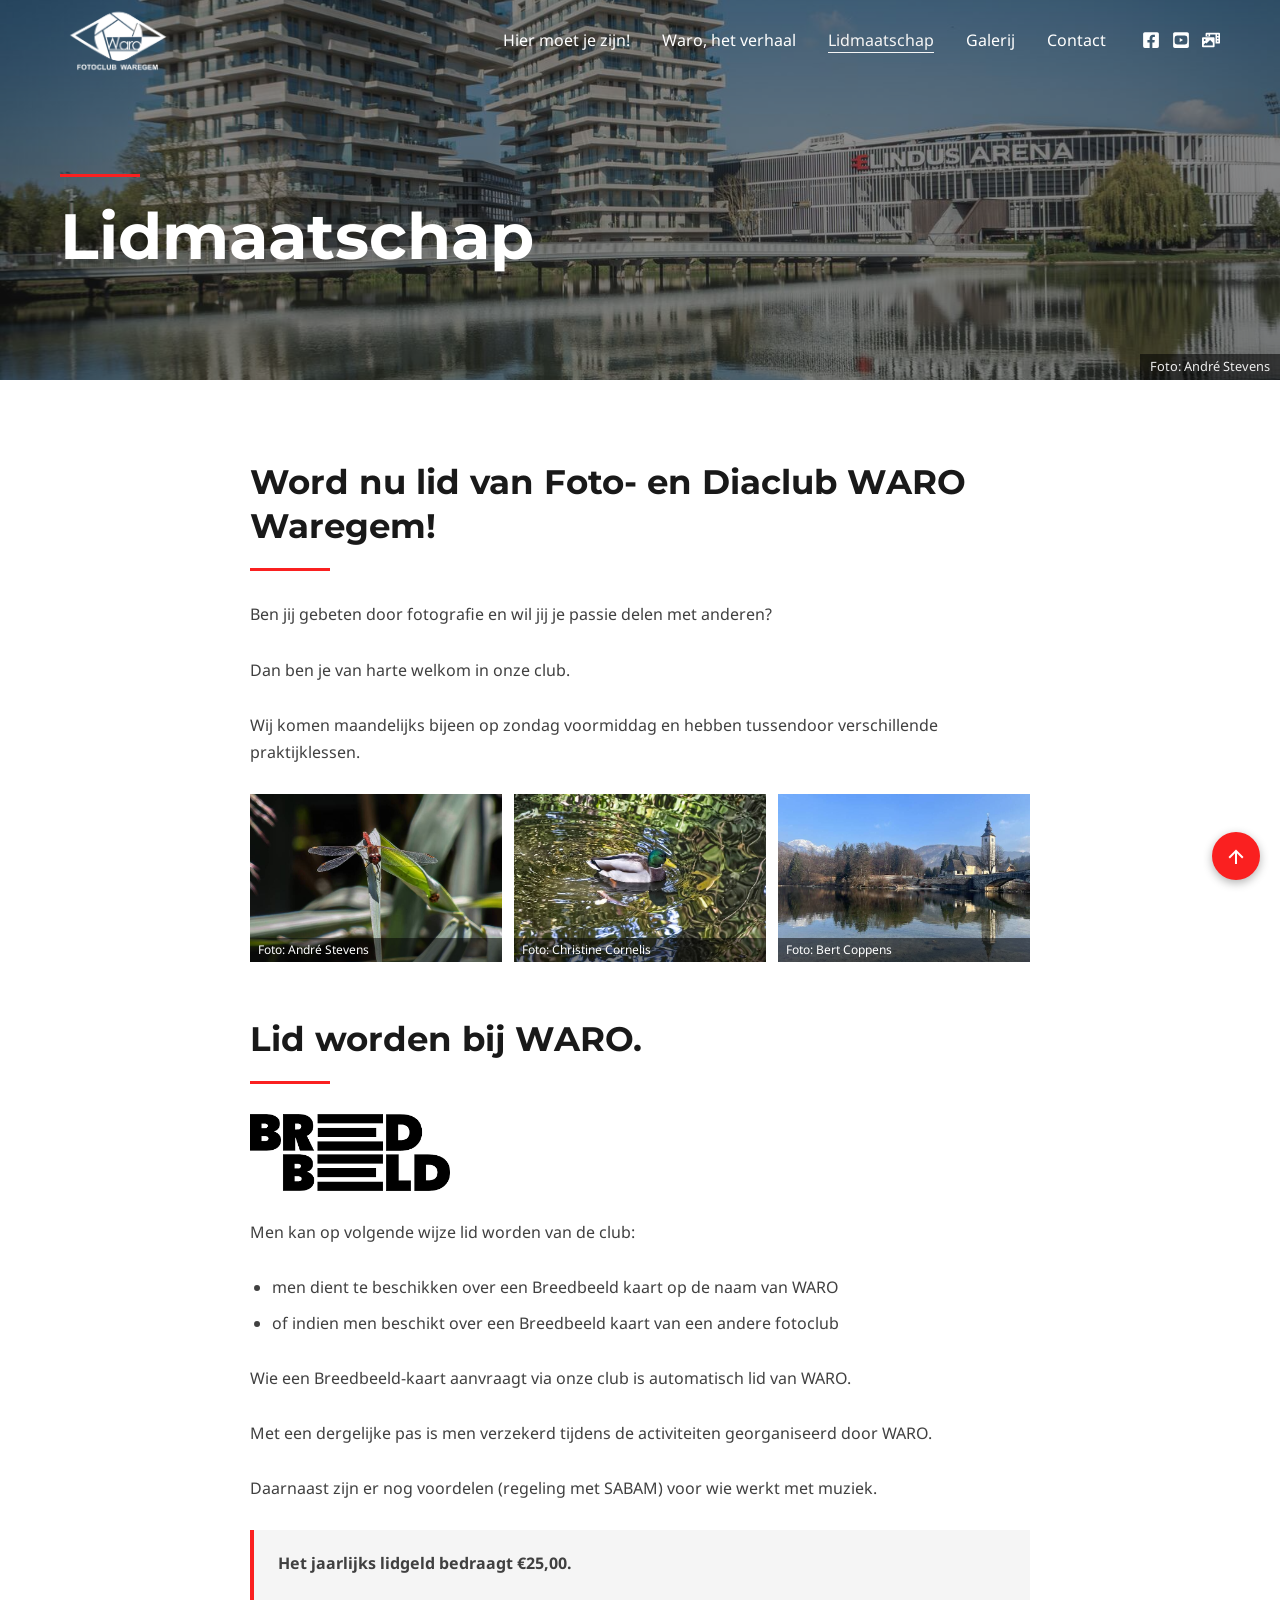
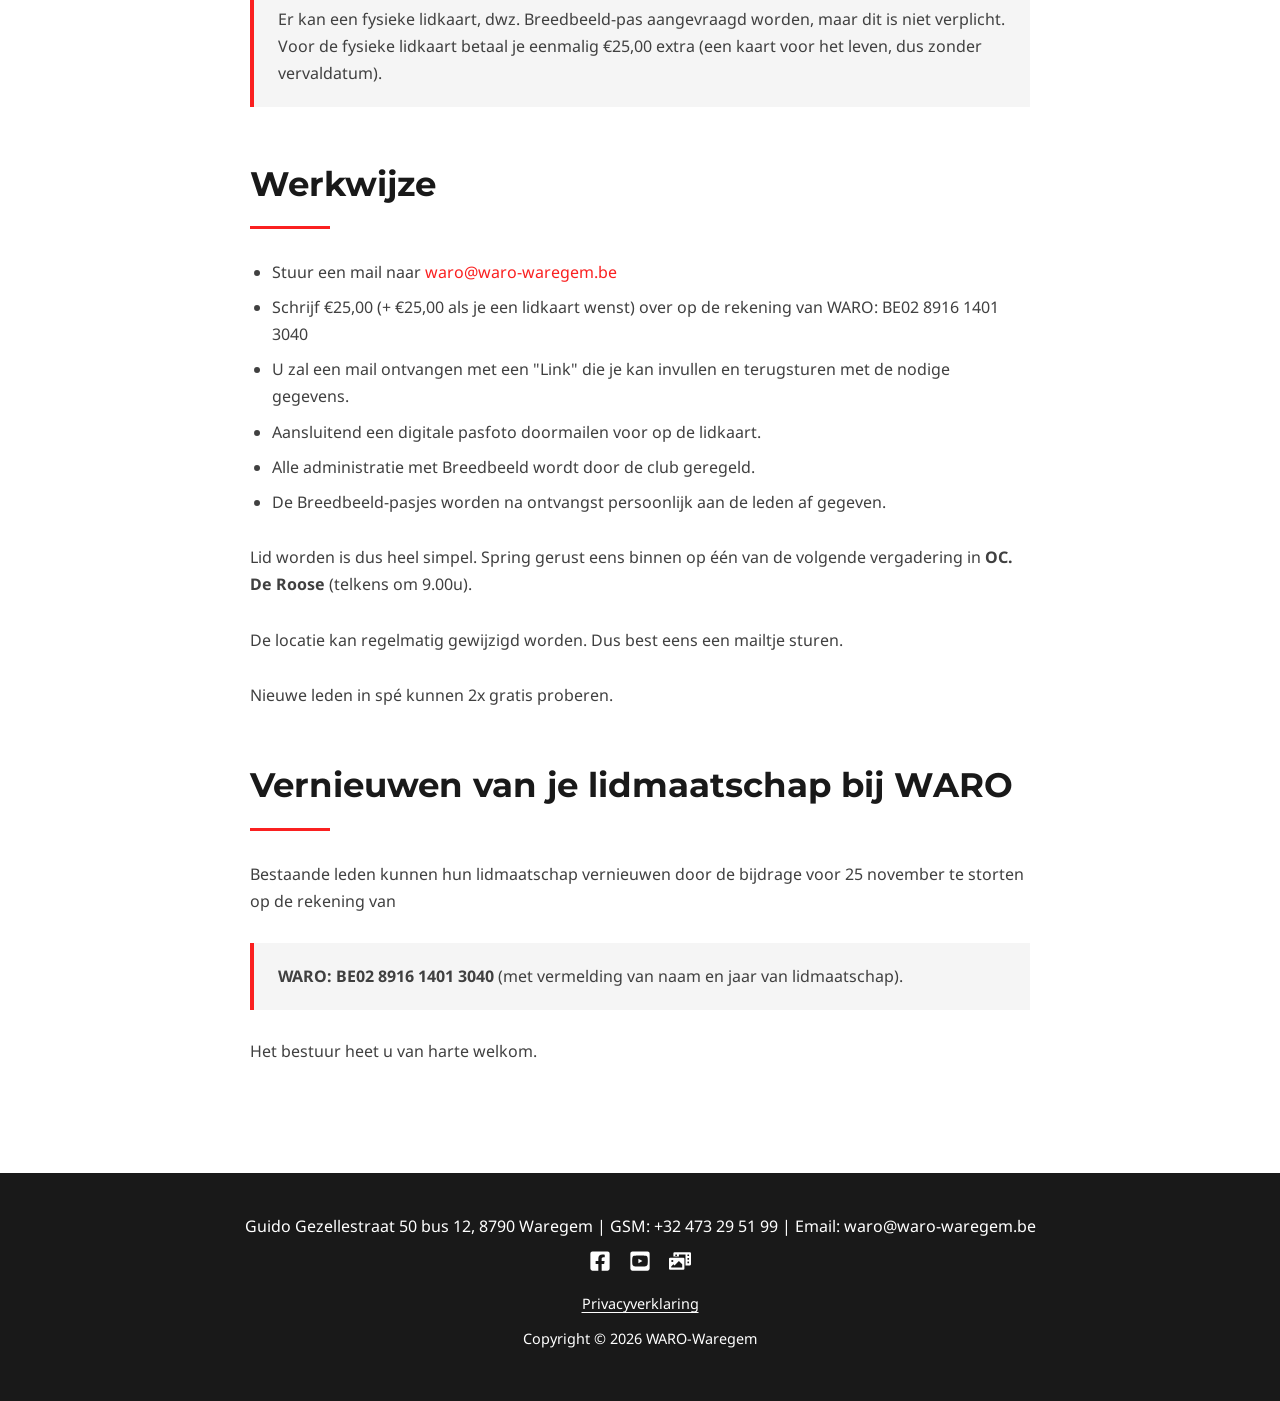
<file: lidmaatschap.html>
<!DOCTYPE html>
<html lang="nl">
<head>
  <meta charset="utf-8">
  <meta name="viewport" content="width=device-width, initial-scale=1">
  <title>Lidmaatschap – WARO-Waregem</title>
  <meta name="description" content="Lid worden van Foto- en Diaclub WARO-Waregem: lidgeld, werkwijze en vernieuwen.">
  <link rel="icon" href="images/cropped-FaviconWaroWaregem.png" type="image/png">
  <link rel="stylesheet" href="css/style.css">
  <script src="js/main.js" defer></script>
</head>
<body id="boven">

  <header class="site-header">
    <div class="container header-inner">
      <a href="index.html" class="logo">
        <img src="images/LogoWaroWaregem_White.png" alt="WARO Fotoclub Waregem" width="500" height="333">
      </a>
      <input type="checkbox" id="menu-toggle" class="menu-toggle">
      <label for="menu-toggle" class="menu-button" aria-label="Menu openen of sluiten">
        <span></span><span></span><span></span>
      </label>
      <div class="header-menu">
        <nav class="main-nav" aria-label="Hoofdmenu">
          <ul>
            <li><a href="index.html">Hier moet je zijn!</a></li>
            <li><a href="verhaal.html">Waro, het verhaal</a></li>
            <li><a href="lidmaatschap.html" aria-current="page">Lidmaatschap</a></li>
            <li><a href="galerij.html">Galerij</a></li>
            <li><a href="contact.html">Contact</a></li>
          </ul>
        </nav>
        <ul class="social social-header">
          <li><a href="https://www.facebook.com/warowaregem" target="_blank" rel="noopener" aria-label="Facebook">
            <svg viewBox="0 0 448 512" aria-hidden="true"><path d="M400 32H48A48 48 0 0 0 0 80v352a48 48 0 0 0 48 48h137.25V327.69h-63V256h63v-54.64c0-62.15 37-96.48 93.67-96.48 27.14 0 55.52 4.84 55.52 4.84v61h-31.27c-30.81 0-40.42 19.12-40.42 38.73V256h68.78l-11 71.69h-57.78V480H400a48 48 0 0 0 48-48V80a48 48 0 0 0-48-48z"/></svg></a></li>
          <li><a href="https://www.youtube.com/@warowaregem7345" target="_blank" rel="noopener" aria-label="YouTube">
            <svg viewBox="0 0 448 512" aria-hidden="true"><path d="M186.8 202.1l95.2 54.1-95.2 54.1V202.1zM448 80v352c0 26.5-21.5 48-48 48H48c-26.5 0-48-21.5-48-48V80c0-26.5 21.5-48 48-48h352c26.5 0 48 21.5 48 48zm-42 176.3s0-59.6-7.6-88.2c-4.2-15.8-16.5-28.2-32.2-32.4C337.9 128 224 128 224 128s-113.9 0-142.2 7.7c-15.7 4.2-28 16.6-32.2 32.4-7.6 28.5-7.6 88.2-7.6 88.2s0 59.6 7.6 88.2c4.2 15.8 16.5 27.7 32.2 31.9C110.1 384 224 384 224 384s113.9 0 142.2-7.7c15.7-4.2 28-16.1 32.2-31.9 7.6-28.5 7.6-88.1 7.6-88.1z"/></svg></a></li>
          <li><a href="https://waro-waregem.jalbum.net" target="_blank" rel="noopener" aria-label="Fotoalbums op jAlbum">
            <svg viewBox="0 0 640 512" aria-hidden="true"><path d="M608 0H160a32 32 0 0 0-32 32v96h160V64h192v320h128a32 32 0 0 0 32-32V32a32 32 0 0 0-32-32zM232 103a9 9 0 0 1-9 9h-30a9 9 0 0 1-9-9V73a9 9 0 0 1 9-9h30a9 9 0 0 1 9 9zm352 208a9 9 0 0 1-9 9h-30a9 9 0 0 1-9-9v-30a9 9 0 0 1 9-9h30a9 9 0 0 1 9 9zm0-104a9 9 0 0 1-9 9h-30a9 9 0 0 1-9-9v-30a9 9 0 0 1 9-9h30a9 9 0 0 1 9 9zm0-104a9 9 0 0 1-9 9h-30a9 9 0 0 1-9-9V73a9 9 0 0 1 9-9h30a9 9 0 0 1 9 9zm-168 57H32a32 32 0 0 0-32 32v288a32 32 0 0 0 32 32h384a32 32 0 0 0 32-32V192a32 32 0 0 0-32-32zM96 224a32 32 0 1 1-32 32 32 32 0 0 1 32-32zm288 224H64v-32l64-64 32 32 128-128 96 96z"/></svg></a></li>
        </ul>
      </div>
    </div>
  </header>

  <main>

    <section class="hero page-hero">
      <img class="hero-img" src="images/leden/andre-stevens-2.jpg" alt="" width="1600" height="990" fetchpriority="high">
      <div class="container hero-text">
        <span class="divider"></span>
        <h1>Lidmaatschap</h1>
      </div>
      <p class="hero-credit">Foto: André Stevens</p>
    </section>

    <section class="block">
      <div class="container content">
        <h2>Word nu lid van Foto- en Diaclub WARO Waregem!</h2>
        <span class="divider"></span>
        <p>Ben jij gebeten door fotografie en wil jij je passie delen met anderen?</p>
        <p>Dan ben je van harte welkom in onze club.</p>
        <p>Wij komen maandelijks bijeen op zondag voormiddag en hebben tussendoor verschillende praktijklessen.</p>

        <div class="photo-grid" data-gallery>
          <figure>
            <a class="lightbox" href="images/leden/andre-stevens-5.jpg"><img src="images/klein/andre-stevens-5.jpg" alt="Rode libel op een groen blad" width="800" height="600" loading="lazy"></a>
            <figcaption>Foto: André Stevens</figcaption>
          </figure>
          <figure>
            <a class="lightbox" href="images/leden/christine-cornelis-zwemmende-eend.jpg"><img src="images/klein/christine-cornelis-zwemmende-eend.jpg" alt="Wilde eend in kleurrijk weerspiegelend water" width="800" height="535" loading="lazy"></a>
            <figcaption><span class="titel">Zwemmende Eend · </span>Foto: Christine Cornelis</figcaption>
          </figure>
          <figure>
            <a class="lightbox" href="images/leden/bert-coppens-05.jpg"><img src="images/klein/bert-coppens-05.jpg" alt="Kerk en brug weerspiegeld in een bergmeer" width="800" height="600" loading="lazy"></a>
            <figcaption>Foto: Bert Coppens</figcaption>
          </figure>
        </div>

        <h2>Lid worden bij WARO.</h2>
        <span class="divider"></span>
        <img class="breedbeeld" src="images/images.png" alt="Logo Breedbeeld" width="361" height="140" loading="lazy">
        <p>Men kan op volgende wijze lid worden van de club:</p>
        <ul>
          <li>men dient te beschikken over een Breedbeeld kaart op de naam van WARO</li>
          <li>of indien men beschikt over een Breedbeeld kaart van een andere fotoclub</li>
        </ul>
        <p>Wie een Breedbeeld-kaart aanvraagt via onze club is automatisch lid van WARO.</p>
        <p>Met een dergelijke pas is men verzekerd tijdens de activiteiten georganiseerd door WARO.</p>
        <p>Daarnaast zijn er nog voordelen (regeling met SABAM) voor wie werkt met muziek.</p>
        <div class="highlight">
          <p><strong>Het jaarlijks lidgeld bedraagt €25,00.</strong></p>
          <p>Er kan een fysieke lidkaart, dwz. Breedbeeld-pas aangevraagd worden, maar dit is niet verplicht. Voor de fysieke lidkaart betaal je eenmalig €25,00 extra (een kaart voor het leven, dus zonder vervaldatum).</p>
        </div>

        <h2>Werkwijze</h2>
        <span class="divider"></span>
        <ul>
          <li>Stuur een mail naar <a class="mail" data-user="waro" data-domain="waro-waregem.be">waro [at] waro-waregem.be</a></li>
          <li>Schrijf €25,00 (+ €25,00 als je een lidkaart wenst) over op de rekening van WARO: BE02 8916 1401 3040</li>
          <li>U zal een mail ontvangen met een "Link" die je kan invullen en terugsturen met de nodige gegevens.</li>
          <li>Aansluitend een digitale pasfoto doormailen voor op de lidkaart.</li>
          <li>Alle administratie met Breedbeeld wordt door de club geregeld.</li>
          <li>De Breedbeeld-pasjes worden na ontvangst persoonlijk aan de leden af gegeven.</li>
        </ul>
        <p>Lid worden is dus heel simpel. Spring gerust eens binnen op één van de volgende vergadering in <strong>OC. De Roose</strong> (telkens om 9.00u).</p>
        <p>De locatie kan regelmatig gewijzigd worden. Dus best eens een mailtje sturen.</p>
        <p>Nieuwe leden in spé kunnen 2x gratis proberen.</p>

        <h2>Vernieuwen van je lidmaatschap bij WARO</h2>
        <span class="divider"></span>
        <p>Bestaande leden kunnen hun lidmaatschap vernieuwen door de bijdrage voor 25 november te storten op de rekening van</p>
        <div class="highlight">
          <p><strong>WARO: BE02 8916 1401 3040</strong> (met vermelding van naam en jaar van lidmaatschap).</p>
        </div>
        <p>Het bestuur heet u van harte welkom.</p>
      </div>
    </section>

  </main>

  <footer class="site-footer">
    <div class="container">
      <p>Guido Gezellestraat 50 bus 12, 8790 Waregem | GSM: <a href="tel:+32473295199">+32 473 29 51 99</a> | Email: <a class="mail" data-user="waro" data-domain="waro-waregem.be">waro [at] waro-waregem.be</a></p>
      <ul class="social social-footer">
        <li><a href="https://www.facebook.com/warowaregem" target="_blank" rel="noopener" aria-label="Facebook">
          <svg viewBox="0 0 448 512" aria-hidden="true"><path d="M400 32H48A48 48 0 0 0 0 80v352a48 48 0 0 0 48 48h137.25V327.69h-63V256h63v-54.64c0-62.15 37-96.48 93.67-96.48 27.14 0 55.52 4.84 55.52 4.84v61h-31.27c-30.81 0-40.42 19.12-40.42 38.73V256h68.78l-11 71.69h-57.78V480H400a48 48 0 0 0 48-48V80a48 48 0 0 0-48-48z"/></svg></a></li>
        <li><a href="https://www.youtube.com/@warowaregem7345" target="_blank" rel="noopener" aria-label="YouTube">
          <svg viewBox="0 0 448 512" aria-hidden="true"><path d="M186.8 202.1l95.2 54.1-95.2 54.1V202.1zM448 80v352c0 26.5-21.5 48-48 48H48c-26.5 0-48-21.5-48-48V80c0-26.5 21.5-48 48-48h352c26.5 0 48 21.5 48 48zm-42 176.3s0-59.6-7.6-88.2c-4.2-15.8-16.5-28.2-32.2-32.4C337.9 128 224 128 224 128s-113.9 0-142.2 7.7c-15.7 4.2-28 16.6-32.2 32.4-7.6 28.5-7.6 88.2-7.6 88.2s0 59.6 7.6 88.2c4.2 15.8 16.5 27.7 32.2 31.9C110.1 384 224 384 224 384s113.9 0 142.2-7.7c15.7-4.2 28-16.1 32.2-31.9 7.6-28.5 7.6-88.1 7.6-88.1z"/></svg></a></li>
        <li><a href="https://waro-waregem.jalbum.net" target="_blank" rel="noopener" aria-label="Fotoalbums op jAlbum">
          <svg viewBox="0 0 640 512" aria-hidden="true"><path d="M608 0H160a32 32 0 0 0-32 32v96h160V64h192v320h128a32 32 0 0 0 32-32V32a32 32 0 0 0-32-32zM232 103a9 9 0 0 1-9 9h-30a9 9 0 0 1-9-9V73a9 9 0 0 1 9-9h30a9 9 0 0 1 9 9zm352 208a9 9 0 0 1-9 9h-30a9 9 0 0 1-9-9v-30a9 9 0 0 1 9-9h30a9 9 0 0 1 9 9zm0-104a9 9 0 0 1-9 9h-30a9 9 0 0 1-9-9v-30a9 9 0 0 1 9-9h30a9 9 0 0 1 9 9zm0-104a9 9 0 0 1-9 9h-30a9 9 0 0 1-9-9V73a9 9 0 0 1 9-9h30a9 9 0 0 1 9 9zm-168 57H32a32 32 0 0 0-32 32v288a32 32 0 0 0 32 32h384a32 32 0 0 0 32-32V192a32 32 0 0 0-32-32zM96 224a32 32 0 1 1-32 32 32 32 0 0 1 32-32zm288 224H64v-32l64-64 32 32 128-128 96 96z"/></svg></a></li>
      </ul>
      <p class="footer-links"><a href="privacy.html">Privacyverklaring</a></p>
      <p class="copyright">Copyright © 2026 WARO-Waregem</p>
    </div>
  </footer>

  <a href="#boven" class="naar-boven" aria-label="Naar boven">
    <svg viewBox="0 0 24 24" aria-hidden="true"><path d="M12 5.5 4.5 13l1.4 1.4 5.1-5.1V20h2V9.3l5.1 5.1 1.4-1.4z"/></svg>
  </a>

</body>
</html>
</file>
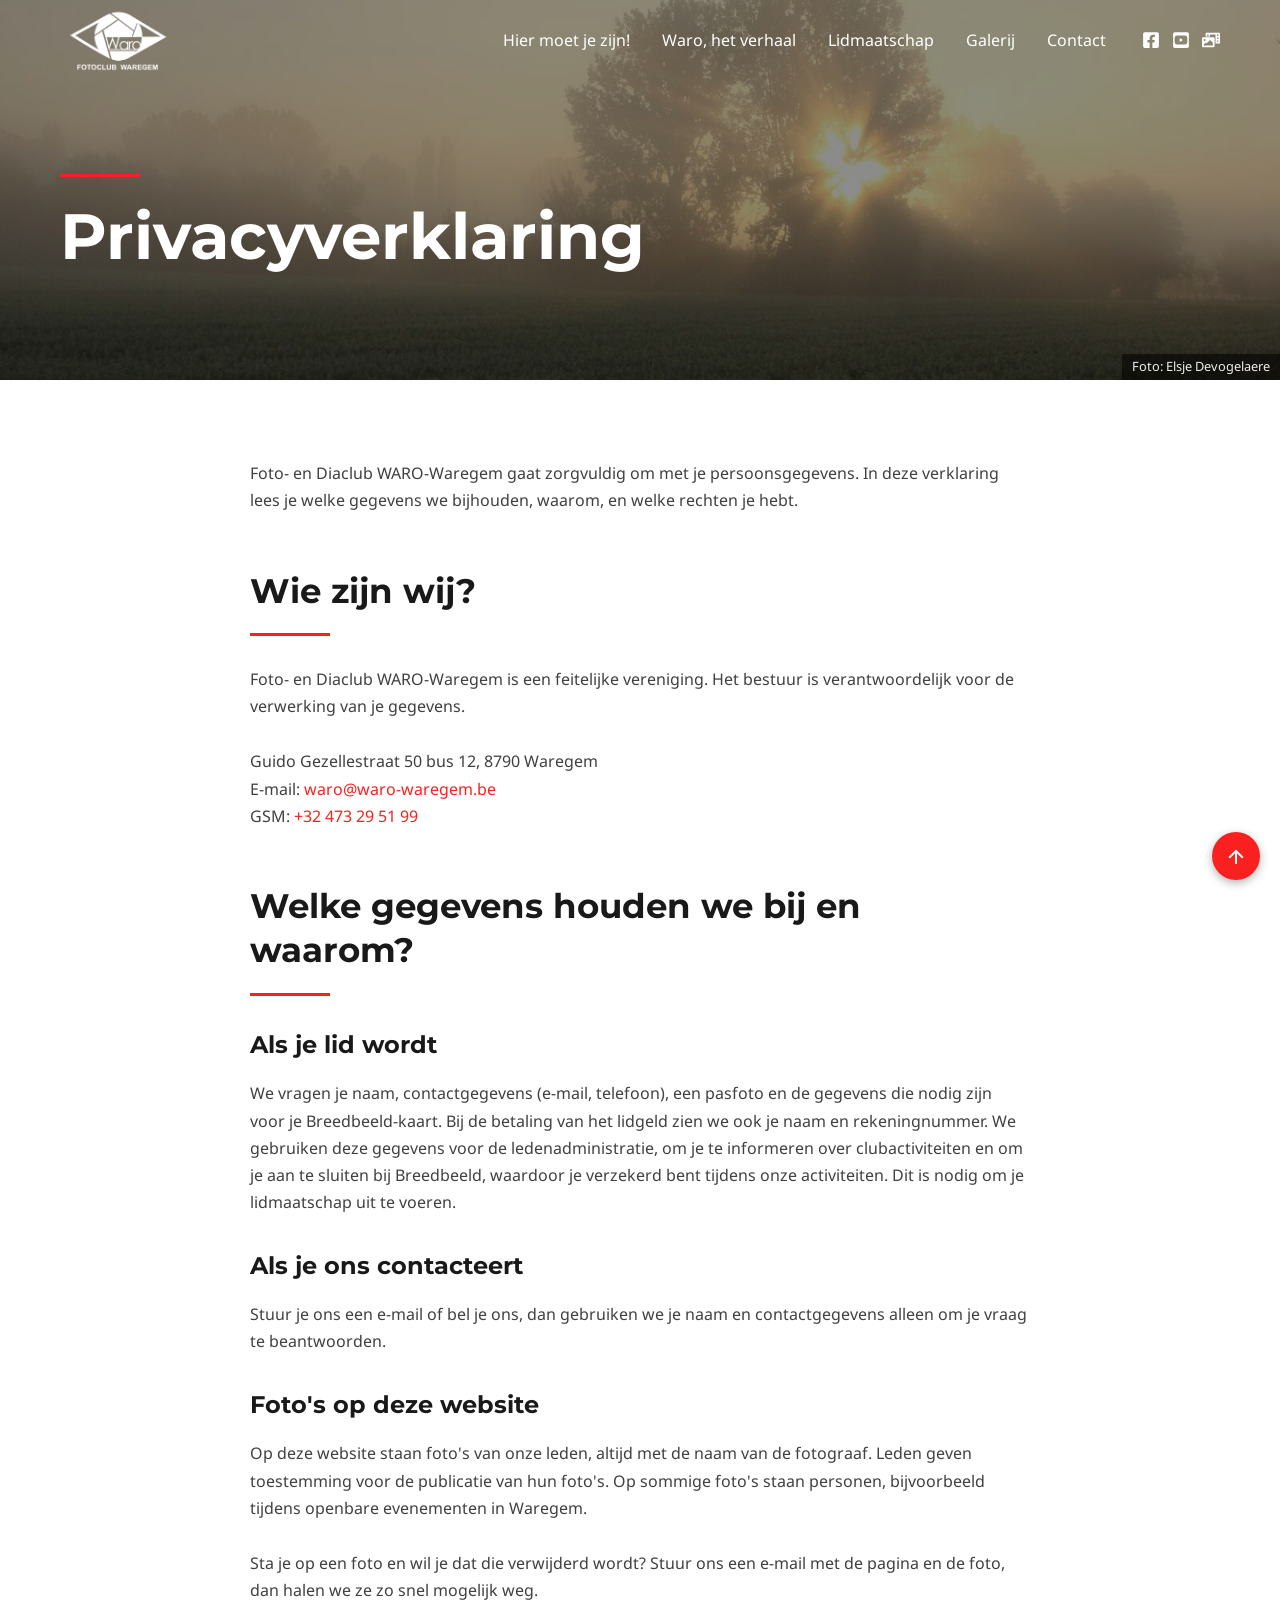
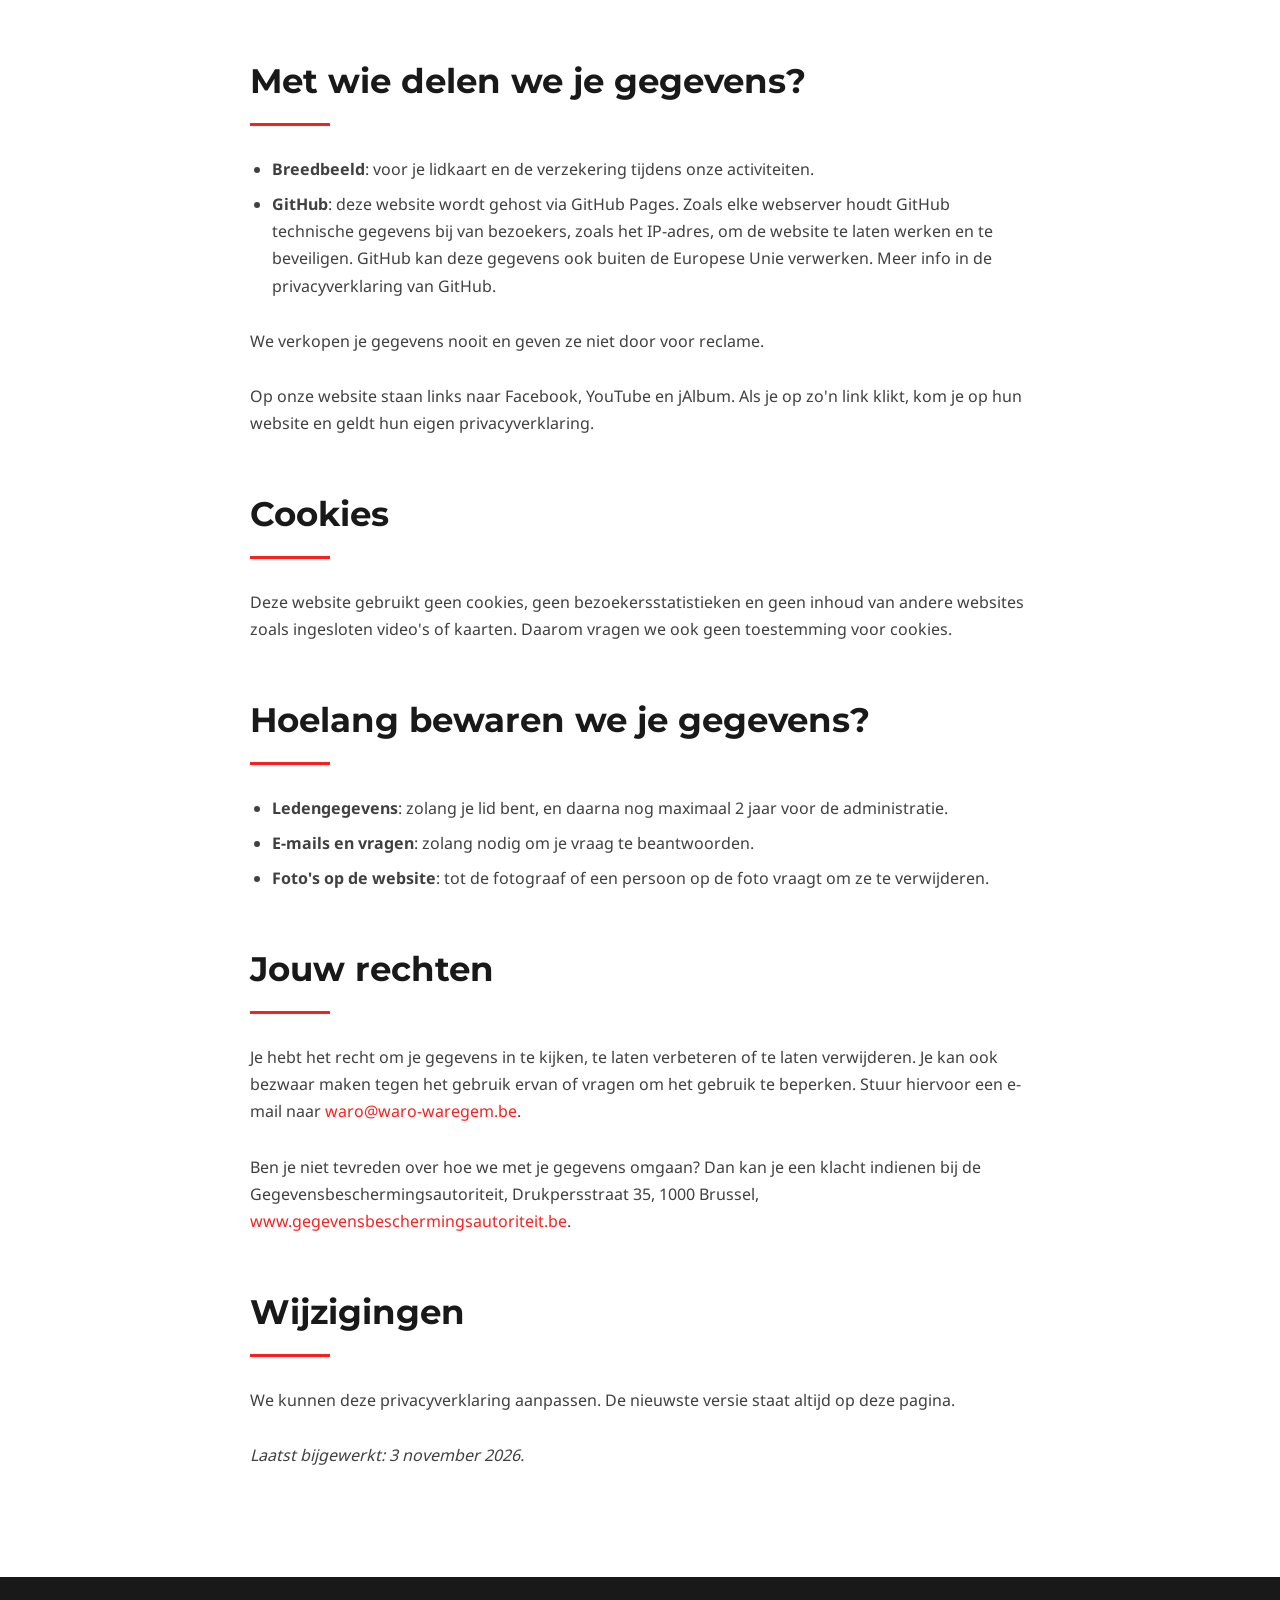
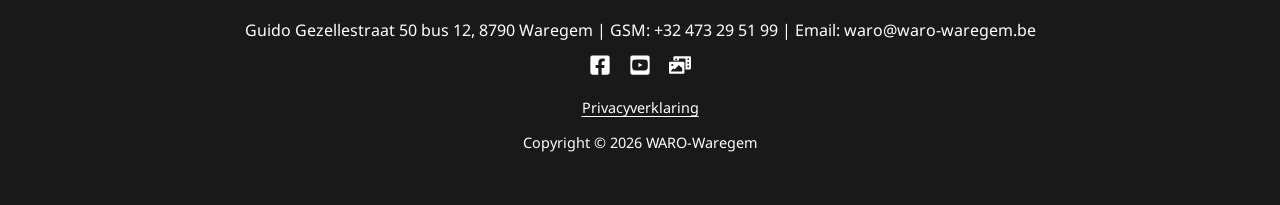
<file: privacy.html>
<!DOCTYPE html>
<html lang="nl">
<head>
  <meta charset="utf-8">
  <meta name="viewport" content="width=device-width, initial-scale=1">
  <title>Privacyverklaring – WARO-Waregem</title>
  <meta name="description" content="Hoe Foto- en Diaclub WARO-Waregem omgaat met je persoonsgegevens.">
  <link rel="icon" href="images/cropped-FaviconWaroWaregem.png" type="image/png">
  <link rel="stylesheet" href="css/style.css">
  <script src="js/main.js" defer></script>
</head>
<body id="boven">

  <header class="site-header">
    <div class="container header-inner">
      <a href="index.html" class="logo">
        <img src="images/LogoWaroWaregem_White.png" alt="WARO Fotoclub Waregem" width="500" height="333">
      </a>
      <input type="checkbox" id="menu-toggle" class="menu-toggle">
      <label for="menu-toggle" class="menu-button" aria-label="Menu openen of sluiten">
        <span></span><span></span><span></span>
      </label>
      <div class="header-menu">
        <nav class="main-nav" aria-label="Hoofdmenu">
          <ul>
            <li><a href="index.html">Hier moet je zijn!</a></li>
            <li><a href="verhaal.html">Waro, het verhaal</a></li>
            <li><a href="lidmaatschap.html">Lidmaatschap</a></li>
            <li><a href="galerij.html">Galerij</a></li>
            <li><a href="contact.html">Contact</a></li>
          </ul>
        </nav>
        <ul class="social social-header">
          <li><a href="https://www.facebook.com/warowaregem" target="_blank" rel="noopener" aria-label="Facebook">
            <svg viewBox="0 0 448 512" aria-hidden="true"><path d="M400 32H48A48 48 0 0 0 0 80v352a48 48 0 0 0 48 48h137.25V327.69h-63V256h63v-54.64c0-62.15 37-96.48 93.67-96.48 27.14 0 55.52 4.84 55.52 4.84v61h-31.27c-30.81 0-40.42 19.12-40.42 38.73V256h68.78l-11 71.69h-57.78V480H400a48 48 0 0 0 48-48V80a48 48 0 0 0-48-48z"/></svg></a></li>
          <li><a href="https://www.youtube.com/@warowaregem7345" target="_blank" rel="noopener" aria-label="YouTube">
            <svg viewBox="0 0 448 512" aria-hidden="true"><path d="M186.8 202.1l95.2 54.1-95.2 54.1V202.1zM448 80v352c0 26.5-21.5 48-48 48H48c-26.5 0-48-21.5-48-48V80c0-26.5 21.5-48 48-48h352c26.5 0 48 21.5 48 48zm-42 176.3s0-59.6-7.6-88.2c-4.2-15.8-16.5-28.2-32.2-32.4C337.9 128 224 128 224 128s-113.9 0-142.2 7.7c-15.7 4.2-28 16.6-32.2 32.4-7.6 28.5-7.6 88.2-7.6 88.2s0 59.6 7.6 88.2c4.2 15.8 16.5 27.7 32.2 31.9C110.1 384 224 384 224 384s113.9 0 142.2-7.7c15.7-4.2 28-16.1 32.2-31.9 7.6-28.5 7.6-88.1 7.6-88.1z"/></svg></a></li>
          <li><a href="https://waro-waregem.jalbum.net" target="_blank" rel="noopener" aria-label="Fotoalbums op jAlbum">
            <svg viewBox="0 0 640 512" aria-hidden="true"><path d="M608 0H160a32 32 0 0 0-32 32v96h160V64h192v320h128a32 32 0 0 0 32-32V32a32 32 0 0 0-32-32zM232 103a9 9 0 0 1-9 9h-30a9 9 0 0 1-9-9V73a9 9 0 0 1 9-9h30a9 9 0 0 1 9 9zm352 208a9 9 0 0 1-9 9h-30a9 9 0 0 1-9-9v-30a9 9 0 0 1 9-9h30a9 9 0 0 1 9 9zm0-104a9 9 0 0 1-9 9h-30a9 9 0 0 1-9-9v-30a9 9 0 0 1 9-9h30a9 9 0 0 1 9 9zm0-104a9 9 0 0 1-9 9h-30a9 9 0 0 1-9-9V73a9 9 0 0 1 9-9h30a9 9 0 0 1 9 9zm-168 57H32a32 32 0 0 0-32 32v288a32 32 0 0 0 32 32h384a32 32 0 0 0 32-32V192a32 32 0 0 0-32-32zM96 224a32 32 0 1 1-32 32 32 32 0 0 1 32-32zm288 224H64v-32l64-64 32 32 128-128 96 96z"/></svg></a></li>
        </ul>
      </div>
    </div>
  </header>

  <main>

    <section class="hero page-hero">
      <img class="hero-img" src="images/leden/elsje-devogelaere-misty.jpg" alt="" width="1600" height="1067" fetchpriority="high">
      <div class="container hero-text">
        <span class="divider"></span>
        <h1>Privacyverklaring</h1>
      </div>
      <p class="hero-credit">Foto: Elsje Devogelaere</p>
    </section>

    <section class="block">
      <div class="container content">
        <p>Foto- en Diaclub WARO-Waregem gaat zorgvuldig om met je persoonsgegevens. In deze verklaring lees je welke gegevens we bijhouden, waarom, en welke rechten je hebt.</p>

        <h2>Wie zijn wij?</h2>
        <span class="divider"></span>
        <p>Foto- en Diaclub WARO-Waregem is een feitelijke vereniging. Het bestuur is verantwoordelijk voor de verwerking van je gegevens.</p>
        <p>Guido Gezellestraat 50 bus 12, 8790 Waregem<br>
          E-mail: <a class="mail" data-user="waro" data-domain="waro-waregem.be">waro [at] waro-waregem.be</a><br>
          GSM: <a href="tel:+32473295199">+32 473 29 51 99</a></p>

        <h2>Welke gegevens houden we bij en waarom?</h2>
        <span class="divider"></span>
        <h3>Als je lid wordt</h3>
        <p>We vragen je naam, contactgegevens (e-mail, telefoon), een pasfoto en de gegevens die nodig zijn voor je Breedbeeld-kaart. Bij de betaling van het lidgeld zien we ook je naam en rekeningnummer. We gebruiken deze gegevens voor de ledenadministratie, om je te informeren over clubactiviteiten en om je aan te sluiten bij Breedbeeld, waardoor je verzekerd bent tijdens onze activiteiten. Dit is nodig om je lidmaatschap uit te voeren.</p>
        <h3>Als je ons contacteert</h3>
        <p>Stuur je ons een e-mail of bel je ons, dan gebruiken we je naam en contactgegevens alleen om je vraag te beantwoorden.</p>
        <h3>Foto's op deze website</h3>
        <p>Op deze website staan foto's van onze leden, altijd met de naam van de fotograaf. Leden geven toestemming voor de publicatie van hun foto's. Op sommige foto's staan personen, bijvoorbeeld tijdens openbare evenementen in Waregem.</p>
        <p>Sta je op een foto en wil je dat die verwijderd wordt? Stuur ons een e-mail met de pagina en de foto, dan halen we ze zo snel mogelijk weg.</p>

        <h2>Met wie delen we je gegevens?</h2>
        <span class="divider"></span>
        <ul>
          <li><strong>Breedbeeld</strong>: voor je lidkaart en de verzekering tijdens onze activiteiten.</li>
          <li><strong>GitHub</strong>: deze website wordt gehost via GitHub Pages. Zoals elke webserver houdt GitHub technische gegevens bij van bezoekers, zoals het IP-adres, om de website te laten werken en te beveiligen. GitHub kan deze gegevens ook buiten de Europese Unie verwerken. Meer info in de privacyverklaring van GitHub.</li>
        </ul>
        <p>We verkopen je gegevens nooit en geven ze niet door voor reclame.</p>
        <p>Op onze website staan links naar Facebook, YouTube en jAlbum. Als je op zo'n link klikt, kom je op hun website en geldt hun eigen privacyverklaring.</p>

        <h2>Cookies</h2>
        <span class="divider"></span>
        <p>Deze website gebruikt geen cookies, geen bezoekersstatistieken en geen inhoud van andere websites zoals ingesloten video's of kaarten. Daarom vragen we ook geen toestemming voor cookies.</p>

        <h2>Hoelang bewaren we je gegevens?</h2>
        <span class="divider"></span>
        <ul>
          <li><strong>Ledengegevens</strong>: zolang je lid bent, en daarna nog maximaal 2 jaar voor de administratie.</li>
          <li><strong>E-mails en vragen</strong>: zolang nodig om je vraag te beantwoorden.</li>
          <li><strong>Foto's op de website</strong>: tot de fotograaf of een persoon op de foto vraagt om ze te verwijderen.</li>
        </ul>

        <h2>Jouw rechten</h2>
        <span class="divider"></span>
        <p>Je hebt het recht om je gegevens in te kijken, te laten verbeteren of te laten verwijderen. Je kan ook bezwaar maken tegen het gebruik ervan of vragen om het gebruik te beperken. Stuur hiervoor een e-mail naar <a class="mail" data-user="waro" data-domain="waro-waregem.be">waro [at] waro-waregem.be</a>.</p>
        <p>Ben je niet tevreden over hoe we met je gegevens omgaan? Dan kan je een klacht indienen bij de Gegevensbeschermingsautoriteit, Drukpersstraat 35, 1000 Brussel, <a href="https://www.gegevensbeschermingsautoriteit.be" target="_blank" rel="noopener">www.gegevensbeschermingsautoriteit.be</a>.</p>

        <h2>Wijzigingen</h2>
        <span class="divider"></span>
        <p>We kunnen deze privacyverklaring aanpassen. De nieuwste versie staat altijd op deze pagina.</p>
        <p><em>Laatst bijgewerkt: 3 november 2026.</em></p>
      </div>
    </section>

  </main>

  <footer class="site-footer">
    <div class="container">
      <p>Guido Gezellestraat 50 bus 12, 8790 Waregem | GSM: <a href="tel:+32473295199">+32 473 29 51 99</a> | Email: <a class="mail" data-user="waro" data-domain="waro-waregem.be">waro [at] waro-waregem.be</a></p>
      <ul class="social social-footer">
        <li><a href="https://www.facebook.com/warowaregem" target="_blank" rel="noopener" aria-label="Facebook">
          <svg viewBox="0 0 448 512" aria-hidden="true"><path d="M400 32H48A48 48 0 0 0 0 80v352a48 48 0 0 0 48 48h137.25V327.69h-63V256h63v-54.64c0-62.15 37-96.48 93.67-96.48 27.14 0 55.52 4.84 55.52 4.84v61h-31.27c-30.81 0-40.42 19.12-40.42 38.73V256h68.78l-11 71.69h-57.78V480H400a48 48 0 0 0 48-48V80a48 48 0 0 0-48-48z"/></svg></a></li>
        <li><a href="https://www.youtube.com/@warowaregem7345" target="_blank" rel="noopener" aria-label="YouTube">
          <svg viewBox="0 0 448 512" aria-hidden="true"><path d="M186.8 202.1l95.2 54.1-95.2 54.1V202.1zM448 80v352c0 26.5-21.5 48-48 48H48c-26.5 0-48-21.5-48-48V80c0-26.5 21.5-48 48-48h352c26.5 0 48 21.5 48 48zm-42 176.3s0-59.6-7.6-88.2c-4.2-15.8-16.5-28.2-32.2-32.4C337.9 128 224 128 224 128s-113.9 0-142.2 7.7c-15.7 4.2-28 16.6-32.2 32.4-7.6 28.5-7.6 88.2-7.6 88.2s0 59.6 7.6 88.2c4.2 15.8 16.5 27.7 32.2 31.9C110.1 384 224 384 224 384s113.9 0 142.2-7.7c15.7-4.2 28-16.1 32.2-31.9 7.6-28.5 7.6-88.1 7.6-88.1z"/></svg></a></li>
        <li><a href="https://waro-waregem.jalbum.net" target="_blank" rel="noopener" aria-label="Fotoalbums op jAlbum">
          <svg viewBox="0 0 640 512" aria-hidden="true"><path d="M608 0H160a32 32 0 0 0-32 32v96h160V64h192v320h128a32 32 0 0 0 32-32V32a32 32 0 0 0-32-32zM232 103a9 9 0 0 1-9 9h-30a9 9 0 0 1-9-9V73a9 9 0 0 1 9-9h30a9 9 0 0 1 9 9zm352 208a9 9 0 0 1-9 9h-30a9 9 0 0 1-9-9v-30a9 9 0 0 1 9-9h30a9 9 0 0 1 9 9zm0-104a9 9 0 0 1-9 9h-30a9 9 0 0 1-9-9v-30a9 9 0 0 1 9-9h30a9 9 0 0 1 9 9zm0-104a9 9 0 0 1-9 9h-30a9 9 0 0 1-9-9V73a9 9 0 0 1 9-9h30a9 9 0 0 1 9 9zm-168 57H32a32 32 0 0 0-32 32v288a32 32 0 0 0 32 32h384a32 32 0 0 0 32-32V192a32 32 0 0 0-32-32zM96 224a32 32 0 1 1-32 32 32 32 0 0 1 32-32zm288 224H64v-32l64-64 32 32 128-128 96 96z"/></svg></a></li>
      </ul>
      <p class="footer-links"><a href="privacy.html" aria-current="page">Privacyverklaring</a></p>
      <p class="copyright">Copyright © 2026 WARO-Waregem</p>
    </div>
  </footer>

  <a href="#boven" class="naar-boven" aria-label="Naar boven">
    <svg viewBox="0 0 24 24" aria-hidden="true"><path d="M12 5.5 4.5 13l1.4 1.4 5.1-5.1V20h2V9.3l5.1 5.1 1.4-1.4z"/></svg>
  </a>

</body>
</html>
</file>
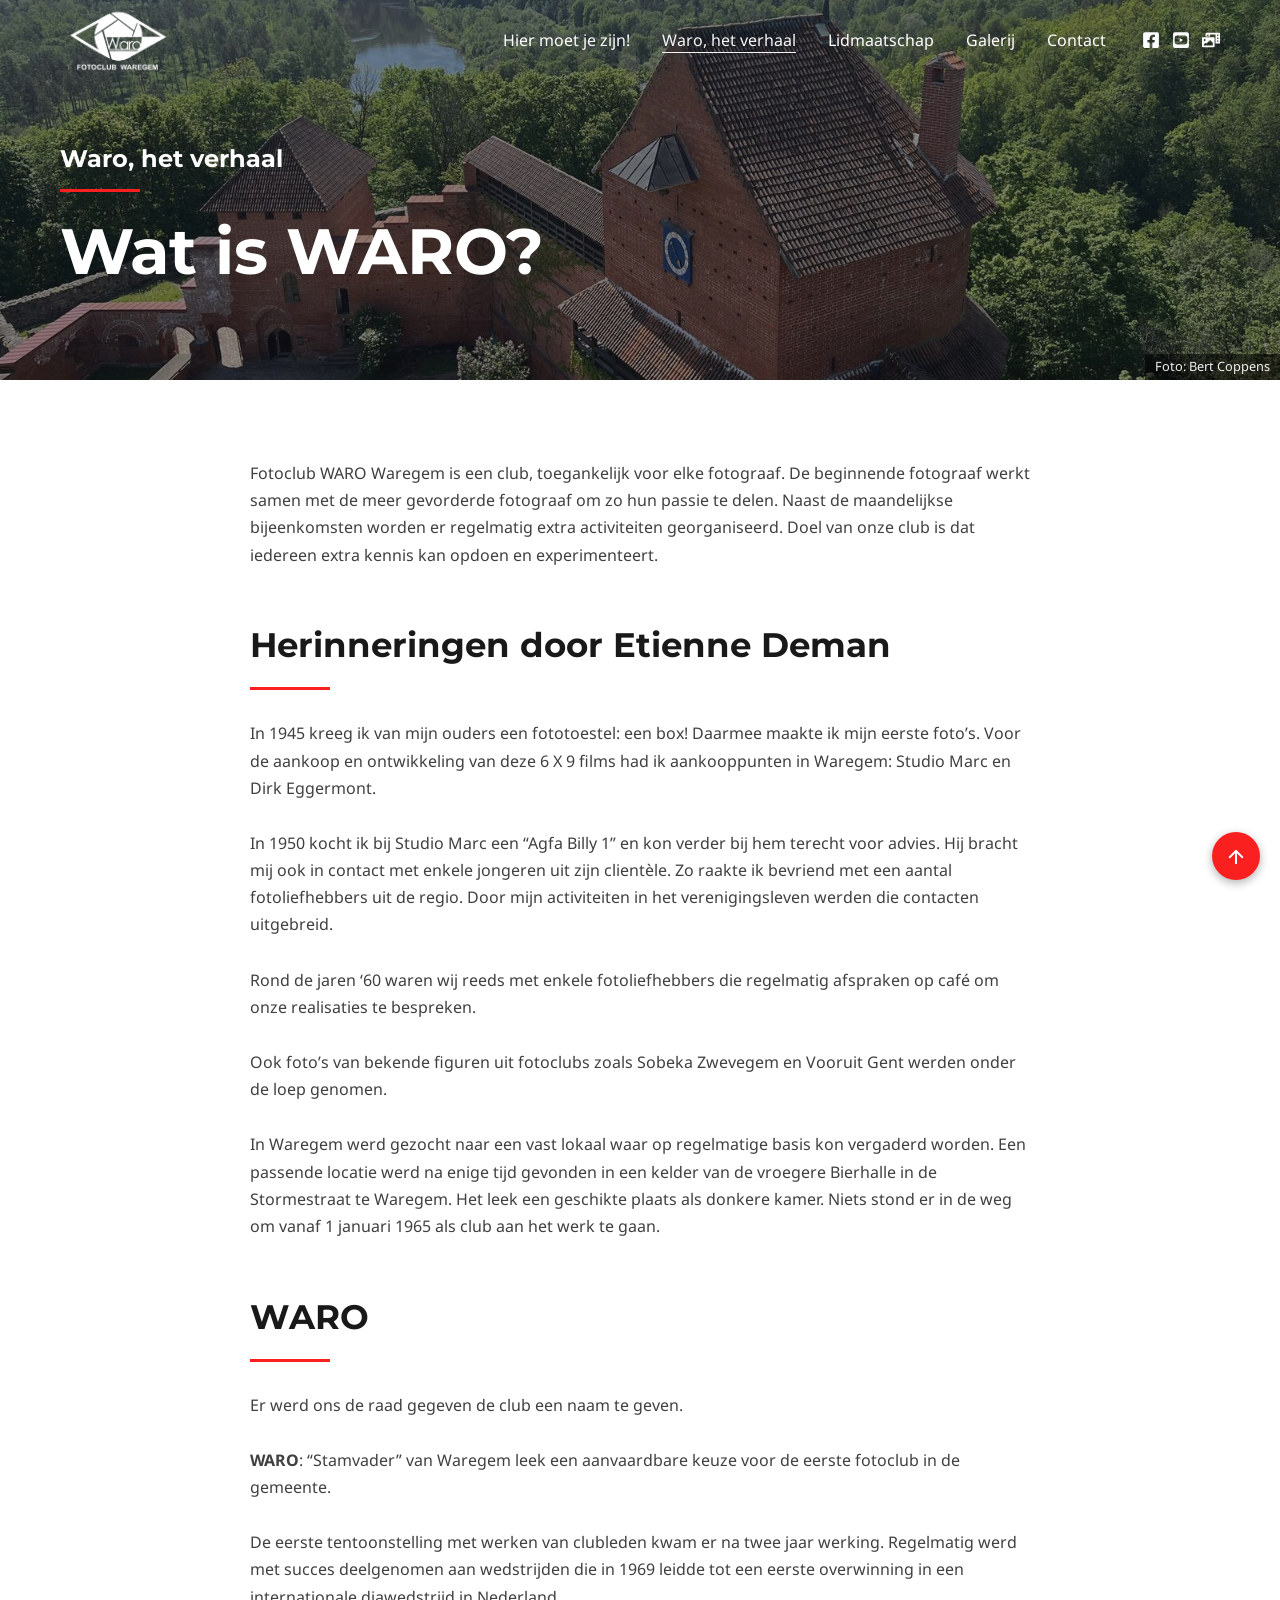
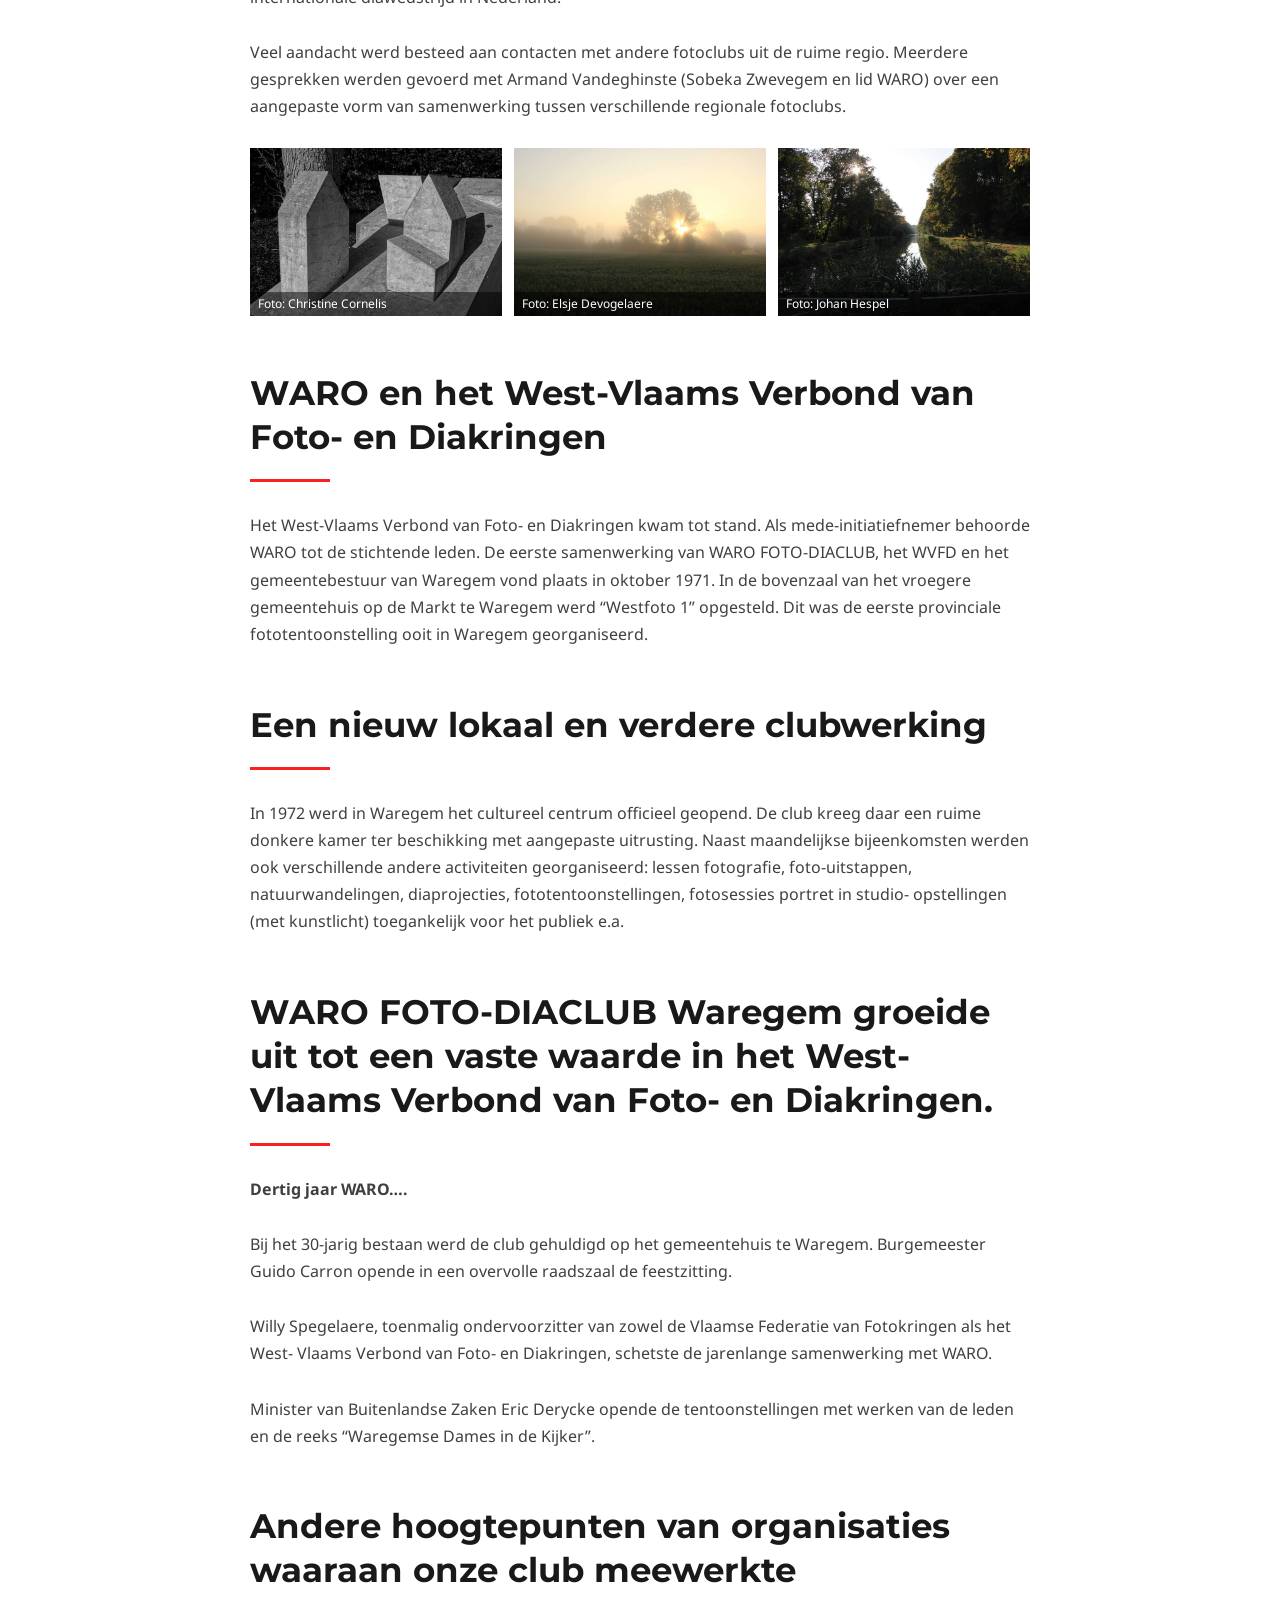
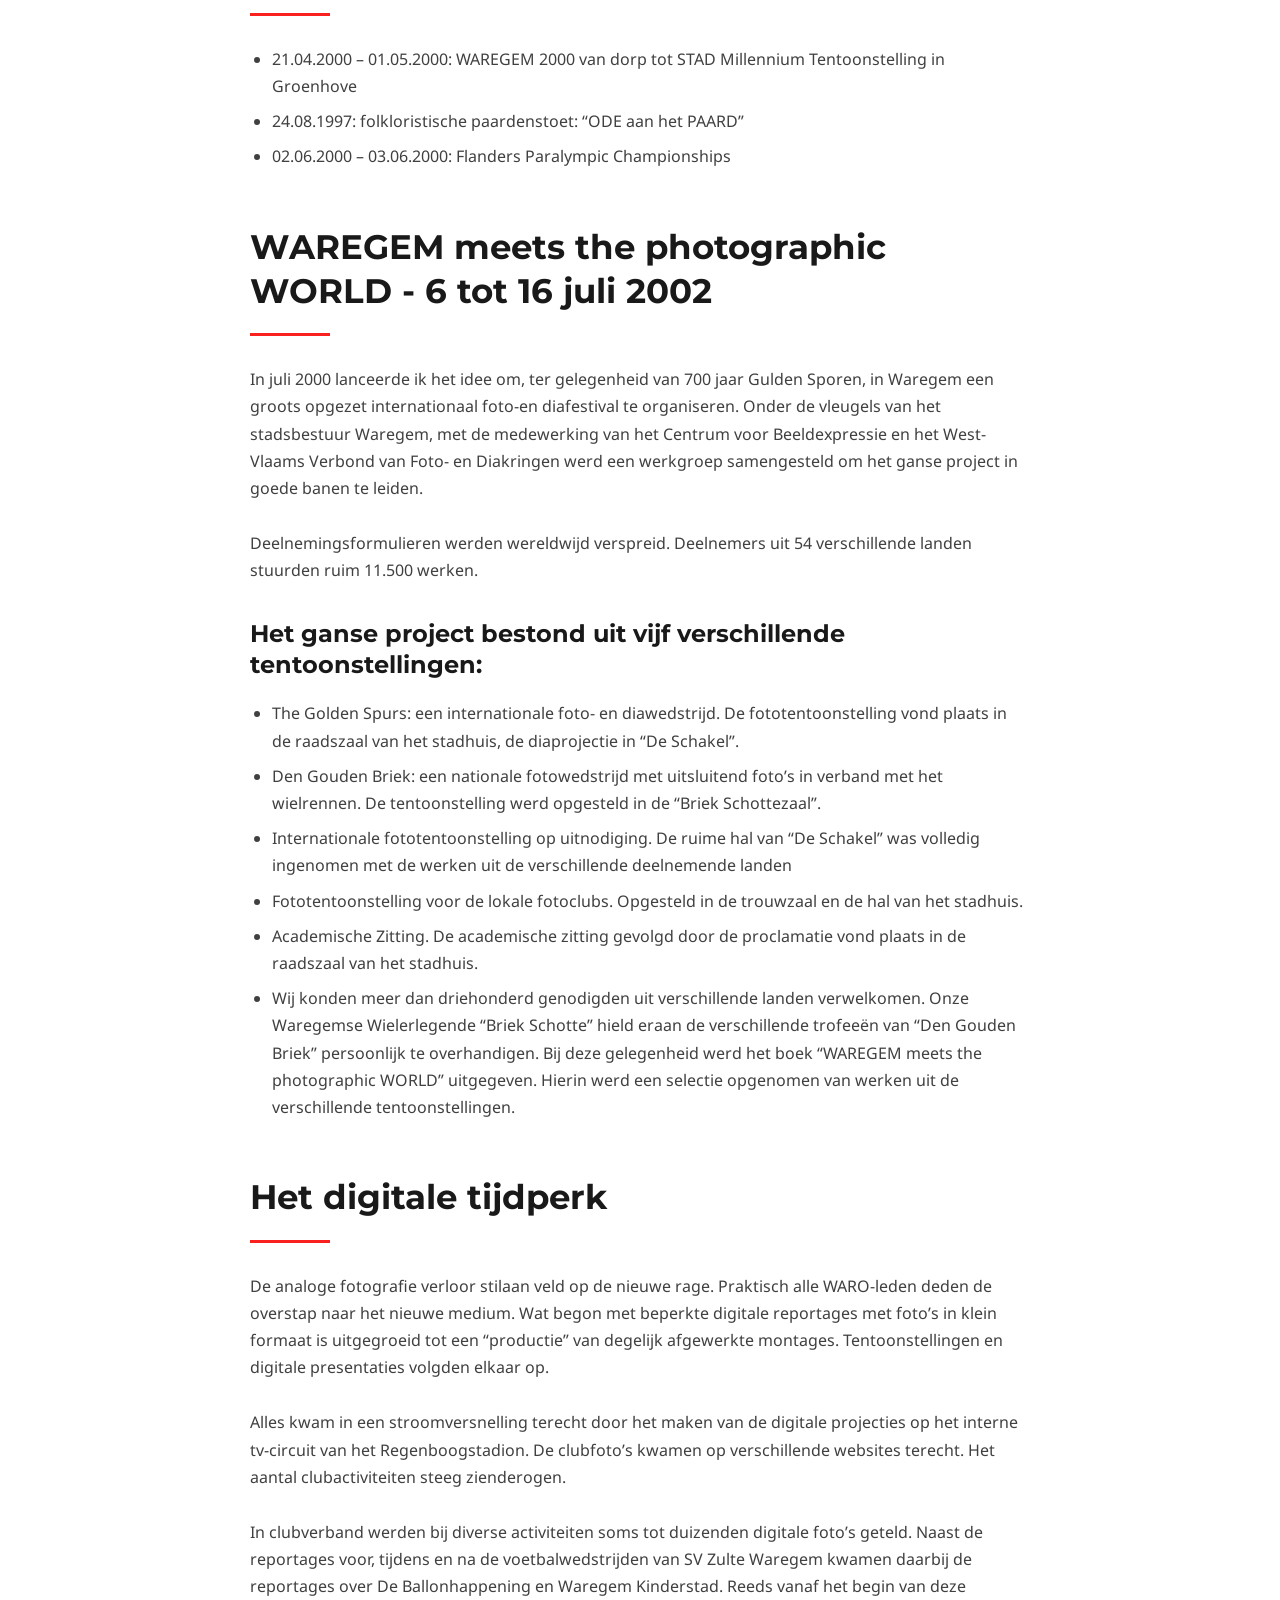
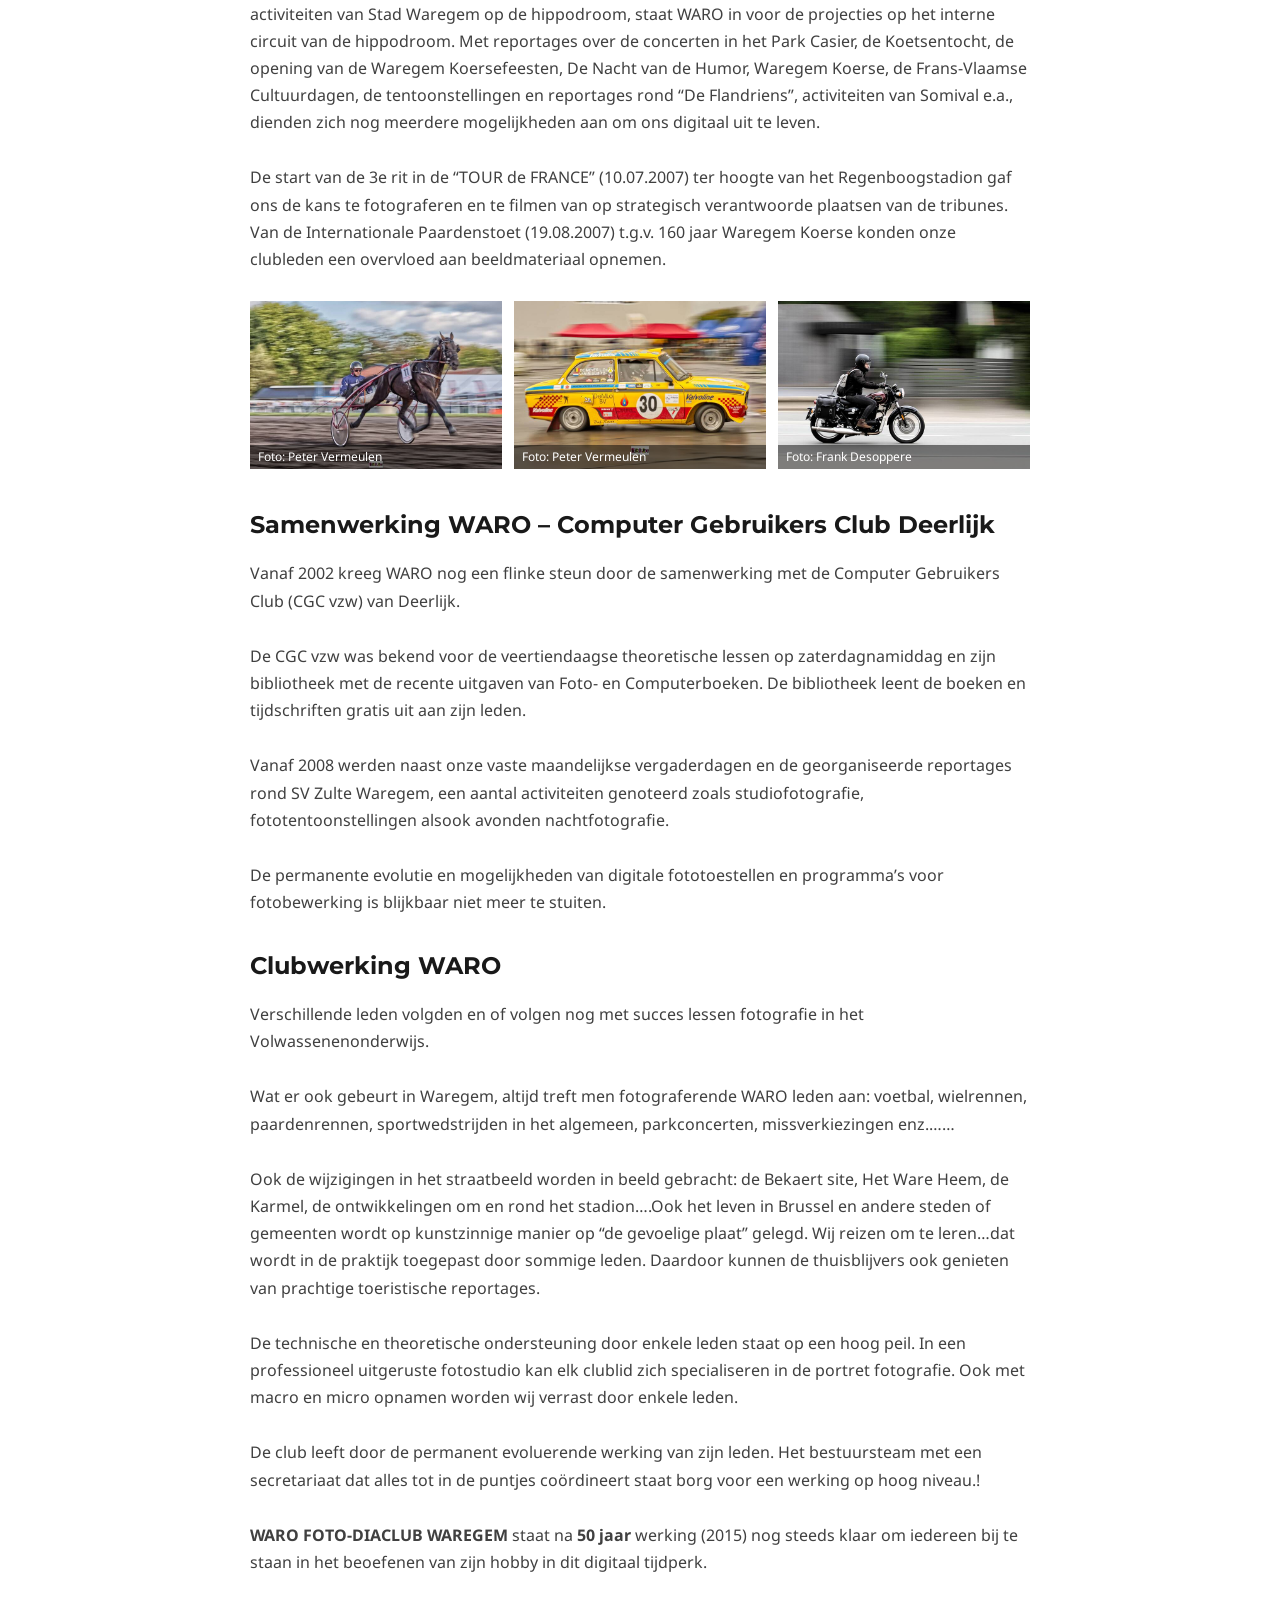
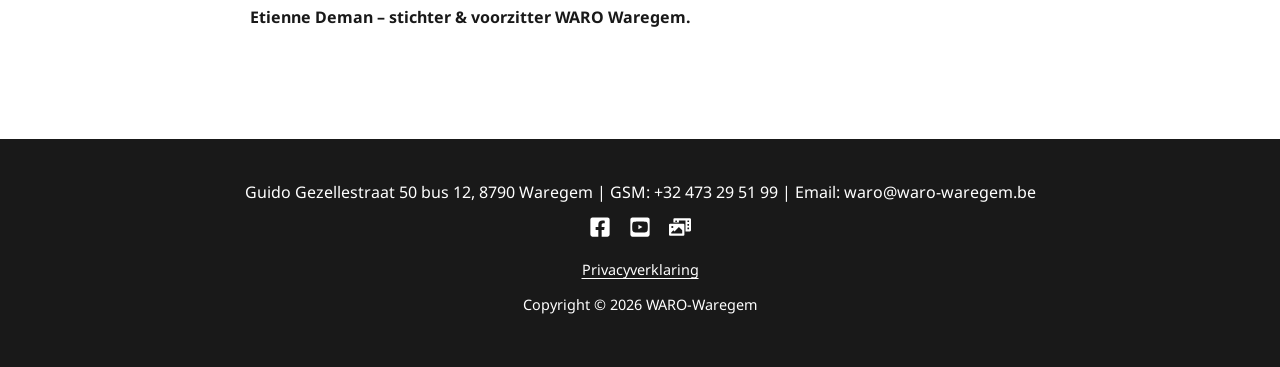
<file: verhaal.html>
<!DOCTYPE html>
<html lang="nl">
<head>
  <meta charset="utf-8">
  <meta name="viewport" content="width=device-width, initial-scale=1">
  <title>WARO, het verhaal – WARO-Waregem</title>
  <meta name="description" content="De geschiedenis van Foto- en Diaclub WARO-Waregem, opgericht in 1965.">
  <link rel="icon" href="images/cropped-FaviconWaroWaregem.png" type="image/png">
  <link rel="stylesheet" href="css/style.css">
  <script src="js/main.js" defer></script>
</head>
<body id="boven">

  <header class="site-header">
    <div class="container header-inner">
      <a href="index.html" class="logo">
        <img src="images/LogoWaroWaregem_White.png" alt="WARO Fotoclub Waregem" width="500" height="333">
      </a>
      <input type="checkbox" id="menu-toggle" class="menu-toggle">
      <label for="menu-toggle" class="menu-button" aria-label="Menu openen of sluiten">
        <span></span><span></span><span></span>
      </label>
      <div class="header-menu">
        <nav class="main-nav" aria-label="Hoofdmenu">
          <ul>
            <li><a href="index.html">Hier moet je zijn!</a></li>
            <li><a href="verhaal.html" aria-current="page">Waro, het verhaal</a></li>
            <li><a href="lidmaatschap.html">Lidmaatschap</a></li>
            <li><a href="galerij.html">Galerij</a></li>
            <li><a href="contact.html">Contact</a></li>
          </ul>
        </nav>
        <ul class="social social-header">
          <li><a href="https://www.facebook.com/warowaregem" target="_blank" rel="noopener" aria-label="Facebook">
            <svg viewBox="0 0 448 512" aria-hidden="true"><path d="M400 32H48A48 48 0 0 0 0 80v352a48 48 0 0 0 48 48h137.25V327.69h-63V256h63v-54.64c0-62.15 37-96.48 93.67-96.48 27.14 0 55.52 4.84 55.52 4.84v61h-31.27c-30.81 0-40.42 19.12-40.42 38.73V256h68.78l-11 71.69h-57.78V480H400a48 48 0 0 0 48-48V80a48 48 0 0 0-48-48z"/></svg></a></li>
          <li><a href="https://www.youtube.com/@warowaregem7345" target="_blank" rel="noopener" aria-label="YouTube">
            <svg viewBox="0 0 448 512" aria-hidden="true"><path d="M186.8 202.1l95.2 54.1-95.2 54.1V202.1zM448 80v352c0 26.5-21.5 48-48 48H48c-26.5 0-48-21.5-48-48V80c0-26.5 21.5-48 48-48h352c26.5 0 48 21.5 48 48zm-42 176.3s0-59.6-7.6-88.2c-4.2-15.8-16.5-28.2-32.2-32.4C337.9 128 224 128 224 128s-113.9 0-142.2 7.7c-15.7 4.2-28 16.6-32.2 32.4-7.6 28.5-7.6 88.2-7.6 88.2s0 59.6 7.6 88.2c4.2 15.8 16.5 27.7 32.2 31.9C110.1 384 224 384 224 384s113.9 0 142.2-7.7c15.7-4.2 28-16.1 32.2-31.9 7.6-28.5 7.6-88.1 7.6-88.1z"/></svg></a></li>
          <li><a href="https://waro-waregem.jalbum.net" target="_blank" rel="noopener" aria-label="Fotoalbums op jAlbum">
            <svg viewBox="0 0 640 512" aria-hidden="true"><path d="M608 0H160a32 32 0 0 0-32 32v96h160V64h192v320h128a32 32 0 0 0 32-32V32a32 32 0 0 0-32-32zM232 103a9 9 0 0 1-9 9h-30a9 9 0 0 1-9-9V73a9 9 0 0 1 9-9h30a9 9 0 0 1 9 9zm352 208a9 9 0 0 1-9 9h-30a9 9 0 0 1-9-9v-30a9 9 0 0 1 9-9h30a9 9 0 0 1 9 9zm0-104a9 9 0 0 1-9 9h-30a9 9 0 0 1-9-9v-30a9 9 0 0 1 9-9h30a9 9 0 0 1 9 9zm0-104a9 9 0 0 1-9 9h-30a9 9 0 0 1-9-9V73a9 9 0 0 1 9-9h30a9 9 0 0 1 9 9zm-168 57H32a32 32 0 0 0-32 32v288a32 32 0 0 0 32 32h384a32 32 0 0 0 32-32V192a32 32 0 0 0-32-32zM96 224a32 32 0 1 1-32 32 32 32 0 0 1 32-32zm288 224H64v-32l64-64 32 32 128-128 96 96z"/></svg></a></li>
        </ul>
      </div>
    </div>
  </header>

  <main>

    <section class="hero page-hero">
      <img class="hero-img" src="images/leden/bert-coppens-04.jpg" alt="" width="1600" height="1200" fetchpriority="high">
      <div class="container hero-text">
        <h3>Waro, het verhaal</h3>
        <span class="divider"></span>
        <h1>Wat is WARO?</h1>
      </div>
      <p class="hero-credit">Foto: Bert Coppens</p>
    </section>

    <section class="block">
      <div class="container content">
        <p>Fotoclub WARO Waregem is een club, toegankelijk voor elke fotograaf. De beginnende fotograaf werkt samen met de meer gevorderde fotograaf om zo hun passie te delen. Naast de maandelijkse bijeenkomsten worden er regelmatig extra activiteiten georganiseerd. Doel van onze club is dat iedereen extra kennis kan opdoen en experimenteert.</p>

        <h2>Herinneringen door Etienne Deman</h2>
        <span class="divider"></span>
        <p>In 1945 kreeg ik van mijn ouders een fototoestel: een box! Daarmee maakte ik mijn eerste foto’s. Voor de aankoop en ontwikkeling van deze 6 X 9 films had ik aankooppunten in Waregem: Studio Marc en Dirk Eggermont.</p>
        <p>In 1950 kocht ik bij Studio Marc een “Agfa Billy 1” en kon verder bij hem terecht voor advies. Hij bracht mij ook in contact met enkele jongeren uit zijn clientèle. Zo raakte ik bevriend met een aantal fotoliefhebbers uit de regio. Door mijn activiteiten in het verenigingsleven werden die contacten uitgebreid.</p>
        <p>Rond de jaren ‘60 waren wij reeds met enkele fotoliefhebbers die regelmatig afspraken op café om onze realisaties te bespreken.</p>
        <p>Ook foto’s van bekende figuren uit fotoclubs zoals Sobeka Zwevegem en Vooruit Gent werden onder de loep genomen.</p>
        <p>In Waregem werd gezocht naar een vast lokaal waar op regelmatige basis kon vergaderd worden. Een passende locatie werd na enige tijd gevonden in een kelder van de vroegere Bierhalle in de Stormestraat te Waregem. Het leek een geschikte plaats als donkere kamer. Niets stond er in de weg om vanaf 1 januari 1965 als club aan het werk te gaan.</p>

        <h2>WARO</h2>
        <span class="divider"></span>
        <p>Er werd ons de raad gegeven de club een naam te geven.</p>
        <p><strong>WARO</strong>: “Stamvader” van Waregem leek een aanvaardbare keuze voor de eerste fotoclub in de gemeente.</p>
        <p>De eerste tentoonstelling met werken van clubleden kwam er na twee jaar werking. Regelmatig werd met succes deelgenomen aan wedstrijden die in 1969 leidde tot een eerste overwinning in een internationale diawedstrijd in Nederland.</p>
        <p>Veel aandacht werd besteed aan contacten met andere fotoclubs uit de ruime regio. Meerdere gesprekken werden gevoerd met Armand Vandeghinste (Sobeka Zwevegem en lid WARO) over een aangepaste vorm van samenwerking tussen verschillende regionale fotoclubs.</p>

        <div class="photo-grid" data-gallery>
          <figure>
            <a class="lightbox" href="images/leden/christine-cornelis-mini-stad.jpg"><img src="images/klein/christine-cornelis-mini-stad.jpg" alt="Betonnen huisjes als miniatuurstad, in zwart-wit" width="800" height="535" loading="lazy"></a>
            <figcaption><span class="titel">Mini Stad · </span>Foto: Christine Cornelis</figcaption>
          </figure>
          <figure>
            <a class="lightbox" href="images/leden/elsje-devogelaere-misty.jpg"><img src="images/klein/elsje-devogelaere-misty.jpg" alt="Boom in de ochtendmist met de zon erachter" width="800" height="534" loading="lazy"></a>
            <figcaption><span class="titel">Misty · </span>Foto: Elsje Devogelaere</figcaption>
          </figure>
          <figure>
            <a class="lightbox" href="images/leden/johan-hespel-palingbeek-zillebeke-oude-vaart.jpg"><img src="images/klein/johan-hespel-palingbeek-zillebeke-oude-vaart.jpg" alt="Oude vaart tussen de bomen met tegenlicht" width="800" height="534" loading="lazy"></a>
            <figcaption><span class="titel">Palingbeek Zillebeke, oude vaart · </span>Foto: Johan Hespel</figcaption>
          </figure>
        </div>

        <h2>WARO en het West-Vlaams Verbond van Foto- en Diakringen</h2>
        <span class="divider"></span>
        <p>Het West-Vlaams Verbond van Foto- en Diakringen kwam tot stand. Als mede-initiatiefnemer behoorde WARO tot de stichtende leden. De eerste samenwerking van WARO FOTO-DIACLUB, het WVFD en het gemeentebestuur van Waregem vond plaats in oktober 1971. In de bovenzaal van het vroegere gemeentehuis op de Markt te Waregem werd “Westfoto 1” opgesteld. Dit was de eerste provinciale fototentoonstelling ooit in Waregem georganiseerd.</p>

        <h2>Een nieuw lokaal en verdere clubwerking</h2>
        <span class="divider"></span>
        <p>In 1972 werd in Waregem het cultureel centrum officieel geopend. De club kreeg daar een ruime donkere kamer ter beschikking met aangepaste uitrusting. Naast maandelijkse bijeenkomsten werden ook verschillende andere activiteiten georganiseerd: lessen fotografie, foto-uitstappen, natuurwandelingen, diaprojecties, fototentoonstellingen, fotosessies portret in studio- opstellingen (met kunstlicht) toegankelijk voor het publiek e.a.</p>

        <h2>WARO FOTO-DIACLUB Waregem groeide uit tot een vaste waarde in het West-Vlaams Verbond van Foto- en Diakringen.</h2>
        <span class="divider"></span>
        <p><strong>Dertig jaar WARO….</strong></p>
        <p>Bij het 30-jarig bestaan werd de club gehuldigd op het gemeentehuis te Waregem. Burgemeester Guido Carron opende in een overvolle raadszaal de feestzitting.</p>
        <p>Willy Spegelaere, toenmalig ondervoorzitter van zowel de Vlaamse Federatie van Fotokringen als het West- Vlaams Verbond van Foto- en Diakringen, schetste de jarenlange samenwerking met WARO.</p>
        <p>Minister van Buitenlandse Zaken Eric Derycke opende de tentoonstellingen met werken van de leden en de reeks “Waregemse Dames in de Kijker”.</p>

        <h2>Andere hoogtepunten van organisaties waaraan onze club meewerkte</h2>
        <span class="divider"></span>
        <ul>
          <li>21.04.2000 – 01.05.2000: WAREGEM 2000 van dorp tot STAD Millennium Tentoonstelling in Groenhove</li>
          <li>24.08.1997: folkloristische paardenstoet: “ODE aan het PAARD”</li>
          <li>02.06.2000 – 03.06.2000: Flanders Paralympic Championships</li>
        </ul>

        <h2>WAREGEM meets the photographic WORLD - 6 tot 16 juli 2002</h2>
        <span class="divider"></span>
        <p>In juli 2000 lanceerde ik het idee om, ter gelegenheid van 700 jaar Gulden Sporen, in Waregem een groots opgezet internationaal foto-en diafestival te organiseren. Onder de vleugels van het stadsbestuur Waregem, met de medewerking van het Centrum voor Beeldexpressie en het West-Vlaams Verbond van Foto- en Diakringen werd een werkgroep samengesteld om het ganse project in goede banen te leiden.</p>
        <p>Deelnemingsformulieren werden wereldwijd verspreid. Deelnemers uit 54 verschillende landen stuurden ruim 11.500 werken.</p>

        <h3>Het ganse project bestond uit vijf verschillende tentoonstellingen:</h3>
        <ul>
          <li>The Golden Spurs: een internationale foto- en diawedstrijd. De fototentoonstelling vond plaats in de raadszaal van het stadhuis, de diaprojectie in “De Schakel”.</li>
          <li>Den Gouden Briek: een nationale fotowedstrijd met uitsluitend foto’s in verband met het wielrennen. De tentoonstelling werd opgesteld in de “Briek Schottezaal”.</li>
          <li>Internationale fototentoonstelling op uitnodiging. De ruime hal van “De Schakel” was volledig ingenomen met de werken uit de verschillende deelnemende landen</li>
          <li>Fototentoonstelling voor de lokale fotoclubs. Opgesteld in de trouwzaal en de hal van het stadhuis.</li>
          <li>Academische Zitting. De academische zitting gevolgd door de proclamatie vond plaats in de raadszaal van het stadhuis.</li>
          <li>Wij konden meer dan driehonderd genodigden uit verschillende landen verwelkomen. Onze Waregemse Wielerlegende “Briek Schotte” hield eraan de verschillende trofeeën van “Den Gouden Briek” persoonlijk te overhandigen. Bij deze gelegenheid werd het boek “WAREGEM meets the photographic WORLD” uitgegeven. Hierin werd een selectie opgenomen van werken uit de verschillende tentoonstellingen.</li>
        </ul>

        <h2>Het digitale tijdperk</h2>
        <span class="divider"></span>
        <p>De analoge fotografie verloor stilaan veld op de nieuwe rage. Praktisch alle WARO-leden deden de overstap naar het nieuwe medium. Wat begon met beperkte digitale reportages met foto’s in klein formaat is uitgegroeid tot een “productie” van degelijk afgewerkte montages. Tentoonstellingen en digitale presentaties volgden elkaar op.</p>
        <p>Alles kwam in een stroomversnelling terecht door het maken van de digitale projecties op het interne tv-circuit van het Regenboogstadion. De clubfoto’s kwamen op verschillende websites terecht. Het aantal clubactiviteiten steeg zienderogen.</p>
        <p>In clubverband werden bij diverse activiteiten soms tot duizenden digitale foto’s geteld. Naast de reportages voor, tijdens en na de voetbalwedstrijden van SV Zulte Waregem kwamen daarbij de reportages over De Ballonhappening en Waregem Kinderstad. Reeds vanaf het begin van deze activiteiten van Stad Waregem op de hippodroom, staat WARO in voor de projecties op het interne circuit van de hippodroom. Met reportages over de concerten in het Park Casier, de Koetsentocht, de opening van de Waregem Koersefeesten, De Nacht van de Humor, Waregem Koerse, de Frans-Vlaamse Cultuurdagen, de tentoonstellingen en reportages rond “De Flandriens”, activiteiten van Somival e.a., dienden zich nog meerdere mogelijkheden aan om ons digitaal uit te leven.</p>
        <p>De start van de 3e rit in de “TOUR de FRANCE” (10.07.2007) ter hoogte van het Regenboogstadion gaf ons de kans te fotograferen en te filmen van op strategisch verantwoorde plaatsen van de tribunes. Van de Internationale Paardenstoet (19.08.2007) t.g.v. 160 jaar Waregem Koerse konden onze clubleden een overvloed aan beeldmateriaal opnemen.</p>

        <div class="photo-grid" data-gallery>
          <figure>
            <a class="lightbox" href="images/leden/peter-vermeulen-speedy.jpg"><img src="images/klein/peter-vermeulen-speedy.jpg" alt="Draver met sulky in volle snelheid" width="800" height="561" loading="lazy"></a>
            <figcaption><span class="titel">Speedy · </span>Foto: Peter Vermeulen</figcaption>
          </figure>
          <figure>
            <a class="lightbox" href="images/leden/peter-vermeulen-dappere-daf.jpg"><img src="images/klein/peter-vermeulen-dappere-daf.jpg" alt="Gele Daf-rallywagen met nummer 30 in volle vaart" width="800" height="534" loading="lazy"></a>
            <figcaption><span class="titel">Dappere Daf · </span>Foto: Peter Vermeulen</figcaption>
          </figure>
          <figure>
            <a class="lightbox" href="images/leden/frank-desoppere-panningmotor2.jpg"><img src="images/klein/frank-desoppere-panningmotor2.jpg" alt="Motorrijder met een vervaagde achtergrond door meetrekken" width="800" height="730" loading="lazy"></a>
            <figcaption>Foto: Frank Desoppere</figcaption>
          </figure>
        </div>

        <h3>Samenwerking WARO – Computer Gebruikers Club Deerlijk</h3>
        <p>Vanaf 2002 kreeg WARO nog een flinke steun door de samenwerking met de Computer Gebruikers Club (CGC vzw) van Deerlijk.</p>
        <p>De CGC vzw was bekend voor de veertiendaagse theoretische lessen op zaterdagnamiddag en zijn bibliotheek met de recente uitgaven van Foto- en Computerboeken. De bibliotheek leent de boeken en tijdschriften gratis uit aan zijn leden.</p>
        <p>Vanaf 2008 werden naast onze vaste maandelijkse vergaderdagen en de georganiseerde reportages rond SV Zulte Waregem, een aantal activiteiten genoteerd zoals studiofotografie, fototentoonstellingen alsook avonden nachtfotografie.</p>
        <p>De permanente evolutie en mogelijkheden van digitale fototoestellen en programma’s voor fotobewerking is blijkbaar niet meer te stuiten.</p>

        <h3>Clubwerking WARO</h3>
        <p>Verschillende leden volgden en of volgen nog met succes lessen fotografie in het Volwassenenonderwijs.</p>
        <p>Wat er ook gebeurt in Waregem, altijd treft men fotograferende WARO leden aan: voetbal, wielrennen, paardenrennen, sportwedstrijden in het algemeen, parkconcerten, missverkiezingen enz.……</p>
        <p>Ook de wijzigingen in het straatbeeld worden in beeld gebracht: de Bekaert site, Het Ware Heem, de Karmel, de ontwikkelingen om en rond het stadion….Ook het leven in Brussel en andere steden of gemeenten wordt op kunstzinnige manier op “de gevoelige plaat” gelegd. Wij reizen om te leren…dat wordt in de praktijk toegepast door sommige leden. Daardoor kunnen de thuisblijvers ook genieten van prachtige toeristische reportages.</p>
        <p>De technische en theoretische ondersteuning door enkele leden staat op een hoog peil. In een professioneel uitgeruste fotostudio kan elk clublid zich specialiseren in de portret fotografie. Ook met macro en micro opnamen worden wij verrast door enkele leden.</p>
        <p>De club leeft door de permanent evoluerende werking van zijn leden. Het bestuursteam met een secretariaat dat alles tot in de puntjes coördineert staat borg voor een werking op hoog niveau.!</p>
        <p><strong>WARO FOTO-DIACLUB WAREGEM</strong> staat na <strong>50 jaar</strong> werking (2015) nog steeds klaar om iedereen bij te staan in het beoefenen van zijn hobby in dit digitaal tijdperk.</p>
        <p class="signature">Etienne Deman – stichter &amp; voorzitter WARO Waregem.</p>
      </div>
    </section>

  </main>

  <footer class="site-footer">
    <div class="container">
      <p>Guido Gezellestraat 50 bus 12, 8790 Waregem | GSM: <a href="tel:+32473295199">+32 473 29 51 99</a> | Email: <a class="mail" data-user="waro" data-domain="waro-waregem.be">waro [at] waro-waregem.be</a></p>
      <ul class="social social-footer">
        <li><a href="https://www.facebook.com/warowaregem" target="_blank" rel="noopener" aria-label="Facebook">
          <svg viewBox="0 0 448 512" aria-hidden="true"><path d="M400 32H48A48 48 0 0 0 0 80v352a48 48 0 0 0 48 48h137.25V327.69h-63V256h63v-54.64c0-62.15 37-96.48 93.67-96.48 27.14 0 55.52 4.84 55.52 4.84v61h-31.27c-30.81 0-40.42 19.12-40.42 38.73V256h68.78l-11 71.69h-57.78V480H400a48 48 0 0 0 48-48V80a48 48 0 0 0-48-48z"/></svg></a></li>
        <li><a href="https://www.youtube.com/@warowaregem7345" target="_blank" rel="noopener" aria-label="YouTube">
          <svg viewBox="0 0 448 512" aria-hidden="true"><path d="M186.8 202.1l95.2 54.1-95.2 54.1V202.1zM448 80v352c0 26.5-21.5 48-48 48H48c-26.5 0-48-21.5-48-48V80c0-26.5 21.5-48 48-48h352c26.5 0 48 21.5 48 48zm-42 176.3s0-59.6-7.6-88.2c-4.2-15.8-16.5-28.2-32.2-32.4C337.9 128 224 128 224 128s-113.9 0-142.2 7.7c-15.7 4.2-28 16.6-32.2 32.4-7.6 28.5-7.6 88.2-7.6 88.2s0 59.6 7.6 88.2c4.2 15.8 16.5 27.7 32.2 31.9C110.1 384 224 384 224 384s113.9 0 142.2-7.7c15.7-4.2 28-16.1 32.2-31.9 7.6-28.5 7.6-88.1 7.6-88.1z"/></svg></a></li>
        <li><a href="https://waro-waregem.jalbum.net" target="_blank" rel="noopener" aria-label="Fotoalbums op jAlbum">
          <svg viewBox="0 0 640 512" aria-hidden="true"><path d="M608 0H160a32 32 0 0 0-32 32v96h160V64h192v320h128a32 32 0 0 0 32-32V32a32 32 0 0 0-32-32zM232 103a9 9 0 0 1-9 9h-30a9 9 0 0 1-9-9V73a9 9 0 0 1 9-9h30a9 9 0 0 1 9 9zm352 208a9 9 0 0 1-9 9h-30a9 9 0 0 1-9-9v-30a9 9 0 0 1 9-9h30a9 9 0 0 1 9 9zm0-104a9 9 0 0 1-9 9h-30a9 9 0 0 1-9-9v-30a9 9 0 0 1 9-9h30a9 9 0 0 1 9 9zm0-104a9 9 0 0 1-9 9h-30a9 9 0 0 1-9-9V73a9 9 0 0 1 9-9h30a9 9 0 0 1 9 9zm-168 57H32a32 32 0 0 0-32 32v288a32 32 0 0 0 32 32h384a32 32 0 0 0 32-32V192a32 32 0 0 0-32-32zM96 224a32 32 0 1 1-32 32 32 32 0 0 1 32-32zm288 224H64v-32l64-64 32 32 128-128 96 96z"/></svg></a></li>
      </ul>
      <p class="footer-links"><a href="privacy.html">Privacyverklaring</a></p>
      <p class="copyright">Copyright © 2026 WARO-Waregem</p>
    </div>
  </footer>

  <a href="#boven" class="naar-boven" aria-label="Naar boven">
    <svg viewBox="0 0 24 24" aria-hidden="true"><path d="M12 5.5 4.5 13l1.4 1.4 5.1-5.1V20h2V9.3l5.1 5.1 1.4-1.4z"/></svg>
  </a>

</body>
</html>
</file>
<file: css/style.css>
/* WARO-Waregem – gedeelde stijl voor alle pagina's
   Kleuren en lettertypes overgenomen van de oude WordPress-site (Astra-thema). */

@font-face {
  font-family: "Noto Sans";
  src: url("../fonts/noto-sans-latin-400-normal.woff2") format("woff2");
  font-weight: 400;
  font-display: swap;
}
@font-face {
  font-family: "Noto Sans";
  src: url("../fonts/noto-sans-latin-700-normal.woff2") format("woff2");
  font-weight: 700;
  font-display: swap;
}
@font-face {
  font-family: "Montserrat";
  src: url("../fonts/montserrat-latin-700-normal.woff2") format("woff2");
  font-weight: 700;
  font-display: swap;
}

:root {
  --rood: #fa2020;          /* hoofdkleur: knoppen en links */
  --rood-hover: #d91c1c;
  --rood-donker: #da1c4b;   /* actief menu-item op gsm */
  --titel: #191919;         /* titels en footer */
  --tekst: #404040;         /* lopende tekst */
  --licht: #f5f5f5;
  --lijn: #ececec;
  --wit: #ffffff;
  --max: 1200px;
}

*,
*::before,
*::after { box-sizing: border-box; }

body {
  margin: 0;
  font-family: "Noto Sans", Arial, sans-serif;
  font-size: 1rem;
  line-height: 1.7;
  color: var(--tekst);
  background: var(--wit);
  -webkit-font-smoothing: antialiased;
}

img { max-width: 100%; height: auto; display: block; }

a { color: var(--rood); text-decoration: none; }
a:hover, a:focus { color: var(--rood-hover); }

p { margin: 0 0 1.75em; }

h1, h2, h3 {
  font-family: "Montserrat", Arial, sans-serif;
  font-weight: 700;
  color: var(--titel);
  margin: 0 0 20px;
}
h1 { font-size: 4rem; line-height: 1.4; }
h2 { font-size: 2.125rem; line-height: 1.3; }
h3 { font-size: 1.5rem; line-height: 1.3; }

.container { max-width: var(--max); margin: 0 auto; padding: 0 20px; }

/* korte lijn onder titels */
.divider {
  display: block;
  width: 80px;
  height: 3px;
  background: var(--rood);
  margin: 0 0 30px;
}

/* ---------- Knop ---------- */

.button {
  display: inline-flex;
  align-items: center;
  gap: 10px;
  background: var(--rood);
  color: var(--wit);
  font-weight: 700;
  font-size: .875rem;
  line-height: 1;
  text-transform: uppercase;
  padding: 17px 40px;
  border-radius: 30px;
}
.button::before {   /* pijltje zoals op de oude site */
  content: "";
  width: 14px;
  height: 14px;
  background: currentColor;
  -webkit-mask: url("data:image/svg+xml,%3Csvg xmlns='http://www.w3.org/2000/svg' viewBox='0 0 448 512'%3E%3Cpath d='M313.941 216H12c-6.627 0-12 5.373-12 12v56c0 6.627 5.373 12 12 12h301.941v46.059c0 21.382 25.851 32.09 40.971 16.971l86.059-86.059c9.373-9.373 9.373-24.569 0-33.941l-86.059-86.059c-15.119-15.119-40.971-4.411-40.971 16.971V216z'/%3E%3C/svg%3E") center / contain no-repeat;
          mask: url("data:image/svg+xml,%3Csvg xmlns='http://www.w3.org/2000/svg' viewBox='0 0 448 512'%3E%3Cpath d='M313.941 216H12c-6.627 0-12 5.373-12 12v56c0 6.627 5.373 12 12 12h301.941v46.059c0 21.382 25.851 32.09 40.971 16.971l86.059-86.059c9.373-9.373 9.373-24.569 0-33.941l-86.059-86.059c-15.119-15.119-40.971-4.411-40.971 16.971V216z'/%3E%3C/svg%3E") center / contain no-repeat;
}
.button:hover, .button:focus { background: var(--rood-hover); color: var(--wit); }

/* ---------- Header (transparant boven de grote foto) ---------- */

.site-header {
  position: absolute;
  top: 0;
  left: 0;
  right: 0;
  z-index: 10;
}

.header-inner {
  display: flex;
  align-items: center;
  justify-content: space-between;
  min-height: 80px;
}

.logo img { width: 120px; }

.header-menu { display: flex; align-items: center; gap: 20px; }

.main-nav ul { list-style: none; margin: 0; padding: 0; display: flex; }
.main-nav a { display: block; padding: 0 1em; line-height: 80px; color: var(--wit); }
.main-nav a:hover,
.main-nav a[aria-current="page"] { color: var(--licht); text-decoration: underline; text-underline-offset: 6px; }

.social { list-style: none; margin: 0; padding: 0; display: flex; gap: 12px; }
.social a { display: flex; }
.social svg { width: 18px; height: 18px; fill: currentColor; }
.social-header a { color: var(--wit); }
.social-header a:hover, .social-header a:focus { color: var(--rood); }

/* gsm-menu zonder JavaScript (verborgen checkbox) */
.menu-toggle { position: absolute; opacity: 0; pointer-events: none; }
.menu-button {
  display: none;
  cursor: pointer;
  padding: 9px 8px;
  background: var(--rood);
  border-radius: 2px;
}
.menu-button span { display: block; width: 20px; height: 2px; margin: 4px 0; background: var(--wit); }
.menu-toggle:focus-visible + .menu-button { outline: 2px dotted var(--wit); outline-offset: 2px; }

@media (max-width: 921px) {
  .header-inner { flex-wrap: wrap; }
  .menu-button { display: block; }
  .header-menu {
    display: none;
    width: 100%;
    flex-direction: column;
    align-items: stretch;
    gap: 0;
    background: var(--wit);
    margin: 0 -20px;
    width: calc(100% + 40px);
  }
  .menu-toggle:checked ~ .header-menu { display: flex; }
  .main-nav ul { flex-direction: column; }
  .main-nav a {
    line-height: 3;
    padding: 0 20px;
    color: var(--tekst);
    border-bottom: 1px solid #ddd;
  }
  .main-nav a:hover,
  .main-nav a[aria-current="page"] { color: var(--rood-donker); text-decoration: none; }
  .social-header { padding: 15px 20px; }
  .social-header a { color: var(--tekst); }
}

/* ---------- Hero ---------- */

.hero {
  position: relative;
  min-height: 600px;
  display: flex;
  align-items: center;
  background: var(--titel);
  overflow: hidden;
}

.hero-img {
  position: absolute;
  inset: 0;
  width: 100%;
  height: 100%;
  object-fit: cover;
  opacity: .5;
}

.hero-text { position: relative; width: 100%; padding-top: 100px; padding-bottom: 60px; }
.hero h1, .hero h3 { color: var(--wit); margin: 0; }
.hero .divider { margin: 15px 0; }

/* ---------- Citaat ---------- */

.quote { background: var(--licht); padding: 60px 0; text-align: center; }
.quote-mark {
  display: block;
  font-family: Georgia, serif;
  font-size: 7rem;
  line-height: .8;
  height: 60px;
  color: var(--rood);
}
.quote blockquote { margin: 0 auto; max-width: 800px; }
.quote blockquote p { font-size: 1.3em; font-style: italic; margin: 0 0 .8em; color: var(--titel); }
.quote blockquote footer { font-weight: 700; }

/* ---------- Secties ---------- */

.block { padding: 80px 0; }
.block-grey { background: var(--licht); }
.block-dark { background: var(--titel); color: var(--wit); }
.block-dark h2 { color: var(--wit); }

/* Kalender op de Home-pagina */
.kalender { padding: 60px 0; text-align: center; }
.kalender .divider { margin-left: auto; margin-right: auto; }
.kalender p { margin-bottom: 1.2em; }

/* Galerij: ruimte tussen de blokken per fotograaf */
.galerij h2 { margin-top: 60px; }
.galerij h2:first-of-type { margin-top: 30px; }

.split {
  display: grid;
  grid-template-columns: 1fr 1fr;
  gap: 50px;
  align-items: center;
}

figure { margin: 0; }
.credit { font-size: .8rem; color: #777; margin-top: .8em; text-align: center; }

.events {
  display: grid;
  grid-template-columns: 1fr 2fr;
  gap: 50px;
  align-items: center;
}

/* ---------- Fotoraster en lightbox ---------- */

.photo-grid {
  display: grid;
  grid-template-columns: repeat(3, 1fr);
  gap: 12px;
}
.photo-grid.cols-2 { grid-template-columns: repeat(2, 1fr); gap: 20px; }
.photo-grid.square img { aspect-ratio: 1; }
.photo-grid figure { position: relative; overflow: hidden; }
.photo-grid img {
  width: 100%;
  aspect-ratio: 3 / 2;
  object-fit: cover;
  transition: transform .3s ease;
}
.photo-grid a:hover img,
.photo-grid a:focus-visible img { transform: scale(1.04); }
.photo-grid a { display: block; cursor: zoom-in; }
.photo-grid figcaption {   /* naam van de fotograaf onderaan over de foto */
  position: absolute;
  left: 0;
  right: 0;
  bottom: 0;
  padding: 2px 8px;
  font-size: .75rem;
  color: var(--wit);
  background: rgba(0, 0, 0, .5);
  pointer-events: none;
}

/* groepsfoto op de Home-pagina: nooit bijsnijden, zodat niemand wegvalt */
.groepsfoto a { display: block; cursor: zoom-in; }
.groepsfoto img { width: 100%; height: auto; box-shadow: 0 6px 20px rgba(0, 0, 0, .15); }

.center-text { text-align: center; margin: 40px 0 0; }

/* titel van de foto alleen in de Galerij tonen; in kleine tegels enkel de fotograaf (de lightbox toont alles) */
.photo-grid .titel { display: none; }
.galerij .photo-grid .titel { display: inline; }
.photo-grid figcaption { white-space: nowrap; overflow: hidden; text-overflow: ellipsis; }

/* foto's tussen lange teksten */
.content .photo-grid { margin: 10px 0 2.5em; }

.lightbox-dialog {
  border: 0;
  padding: 0;
  background: transparent;
  max-width: 100vw;
  max-height: 100vh;
  overflow: visible;
}
.lightbox-dialog::backdrop { background: rgba(0, 0, 0, .9); }
.lightbox-dialog img {
  max-width: 92vw;
  max-height: 84vh;
  width: auto;
  height: auto;
  margin: 0 auto;
}
.lightbox-dialog figcaption { color: #ddd; text-align: center; font-size: .9rem; padding: 10px 50px 0; }
.lightbox-dialog button {
  position: fixed;
  border: 0;
  background: rgba(0, 0, 0, .4);
  color: var(--wit);
  font-size: 2.5rem;
  line-height: 1;
  width: 52px;
  height: 52px;
  cursor: pointer;
  border-radius: 50%;
}
.lightbox-dialog button:hover,
.lightbox-dialog button:focus-visible { background: var(--rood); }
.lb-close { top: 16px; right: 16px; }
.lb-prev { left: 16px; top: 50%; transform: translateY(-50%); }
.lb-next { right: 16px; top: 50%; transform: translateY(-50%); }
.lightbox-dialog.single .lb-prev,
.lightbox-dialog.single .lb-next { display: none; }

@media (prefers-reduced-motion: reduce) {
  .photo-grid img { transition: none; }
}

/* ---------- Knop 'naar boven' (zonder JavaScript) ---------- */

html { scroll-behavior: smooth; }

.naar-boven {
  position: fixed;
  right: 20px;
  bottom: 20px;
  z-index: 20;
  display: flex;
  align-items: center;
  justify-content: center;
  width: 48px;
  height: 48px;
  border-radius: 50%;
  background: var(--rood);
  color: var(--wit);
  box-shadow: 0 3px 10px rgba(0, 0, 0, .3);
}
.naar-boven:hover, .naar-boven:focus { background: var(--rood-hover); color: var(--wit); }
.naar-boven:focus-visible { outline: 2px dotted var(--titel); outline-offset: 3px; }
.naar-boven svg { width: 24px; height: 24px; fill: currentColor; }

/* In browsers die het kunnen, verschijnt de knop pas na 300 px scrollen. */
@supports (animation-timeline: scroll()) {
  .naar-boven {
    animation: naar-boven-verschijn linear both;
    animation-timeline: scroll();
    animation-range: 0 300px;
  }
  @keyframes naar-boven-verschijn {
    from { opacity: 0; visibility: hidden; }
    to   { opacity: 1; visibility: visible; }
  }
}

@media (prefers-reduced-motion: reduce) {
  html { scroll-behavior: auto; }
}

@media (max-width: 544px) {
  .naar-boven { right: 14px; bottom: 14px; width: 44px; height: 44px; }
}

/* ---------- Footer ---------- */

.site-footer {
  background: var(--titel);
  color: var(--wit);
  text-align: center;
  padding: 40px 0;
}
.site-footer p { margin: 0 0 10px; }
.site-footer a { color: var(--wit); }
.site-footer a:hover { color: var(--rood); }
.social-footer { justify-content: center; margin: 10px 0 20px; gap: 18px; }
.social-footer svg { width: 22px; height: 22px; }
.footer-links { font-size: .9rem; }
.footer-links a { text-decoration: underline; text-underline-offset: 3px; }
.copyright { font-size: .9rem; }

/* ---------- Tablet en gsm ---------- */

@media (max-width: 921px) {
  html { font-size: 91.2%; }
  h1 { font-size: 44px; }
  h2 { font-size: 32px; }
  h3 { font-size: 20px; }
  .hero { min-height: 480px; }
  .block { padding: 50px 0; }
  .split, .events { grid-template-columns: 1fr; gap: 30px; }
}

@media (max-width: 544px) {
  html { font-size: 100%; }
  body { font-size: .9375rem; }
  h1 { font-size: 30px; }
  h2 { font-size: 24px; }
  h3 { font-size: 20px; }
  .logo img { width: 100px; }
  .hero { min-height: 380px; }
  .site-footer { font-size: .875rem; }
}

/* ---------- Subpagina's ---------- */

.page-hero { min-height: 380px; }
.page-hero .hero-text { padding-top: 120px; }
.hero-credit {
  position: absolute;
  right: 0;
  bottom: 0;
  margin: 0;
  padding: 2px 10px;
  font-size: .8rem;
  color: #eee;
  background: rgba(0, 0, 0, .55);
}

.content { max-width: 820px; }
.content h2 { margin-top: 1.6em; }
.content h2:first-child { margin-top: 0; }
.content h3 { margin-top: 1.4em; }
.content ul { margin: 0 0 1.75em; padding-left: 1.4em; }
.content li { margin-bottom: .5em; }
.content .signature { font-weight: 700; color: var(--titel); }

.highlight {
  background: var(--licht);
  border-left: 4px solid var(--rood);
  padding: 20px 24px;
  margin: 0 0 1.75em;
}
.highlight p:last-child { margin-bottom: 0; }

.breedbeeld { width: 200px; margin: 0 0 1.75em; }

/* Contact: foto's links, gegevens rechts */
.contact {
  display: grid;
  grid-template-columns: 1fr 1fr;
  gap: 60px;
}
.contact h2 { margin-bottom: 40px; }


.contact-info h3 { font-size: 1.25rem; margin: 0 0 4px; }
.contact-info p { margin: 0 0 22px; }

.social-round { gap: 14px; margin-top: 12px; }
.social-round a {
  width: 46px;
  height: 46px;
  border-radius: 50%;
  align-items: center;
  justify-content: center;
  background: var(--rood);
  color: var(--wit);
}
.social-round a:hover { background: var(--rood-hover); color: var(--wit); }
.social-round svg { width: 20px; height: 20px; }

.partner-logos {
  display: flex;
  flex-wrap: wrap;
  align-items: center;
  gap: 40px;
  margin-top: 80px;
}
.partner-logos img { height: 110px; width: auto; }

@media (max-width: 921px) {
  .page-hero { min-height: 300px; }
  .contact { grid-template-columns: 1fr; gap: 40px; }
  .contact h2 { margin-bottom: 24px; }
  .contact-info { order: -1; }   /* op gsm eerst de gegevens, dan de foto's */
  .partner-logos { margin-top: 50px; }
  .partner-logos img { height: 80px; }
}
@media (max-width: 544px) {
  .page-hero { min-height: 240px; }
  .page-hero .hero-text { padding-top: 100px; padding-bottom: 40px; }
  .photo-grid, .photo-grid.cols-2 { grid-template-columns: repeat(2, 1fr); gap: 10px; }
  .partner-logos { gap: 24px; }
  .partner-logos img { height: 60px; }
}
@media (max-width: 544px) {
  .content .photo-grid { grid-template-columns: repeat(3, 1fr); gap: 6px; }
  .content .photo-grid figcaption { font-size: .6rem; padding: 1px 4px; }
}
</file>
